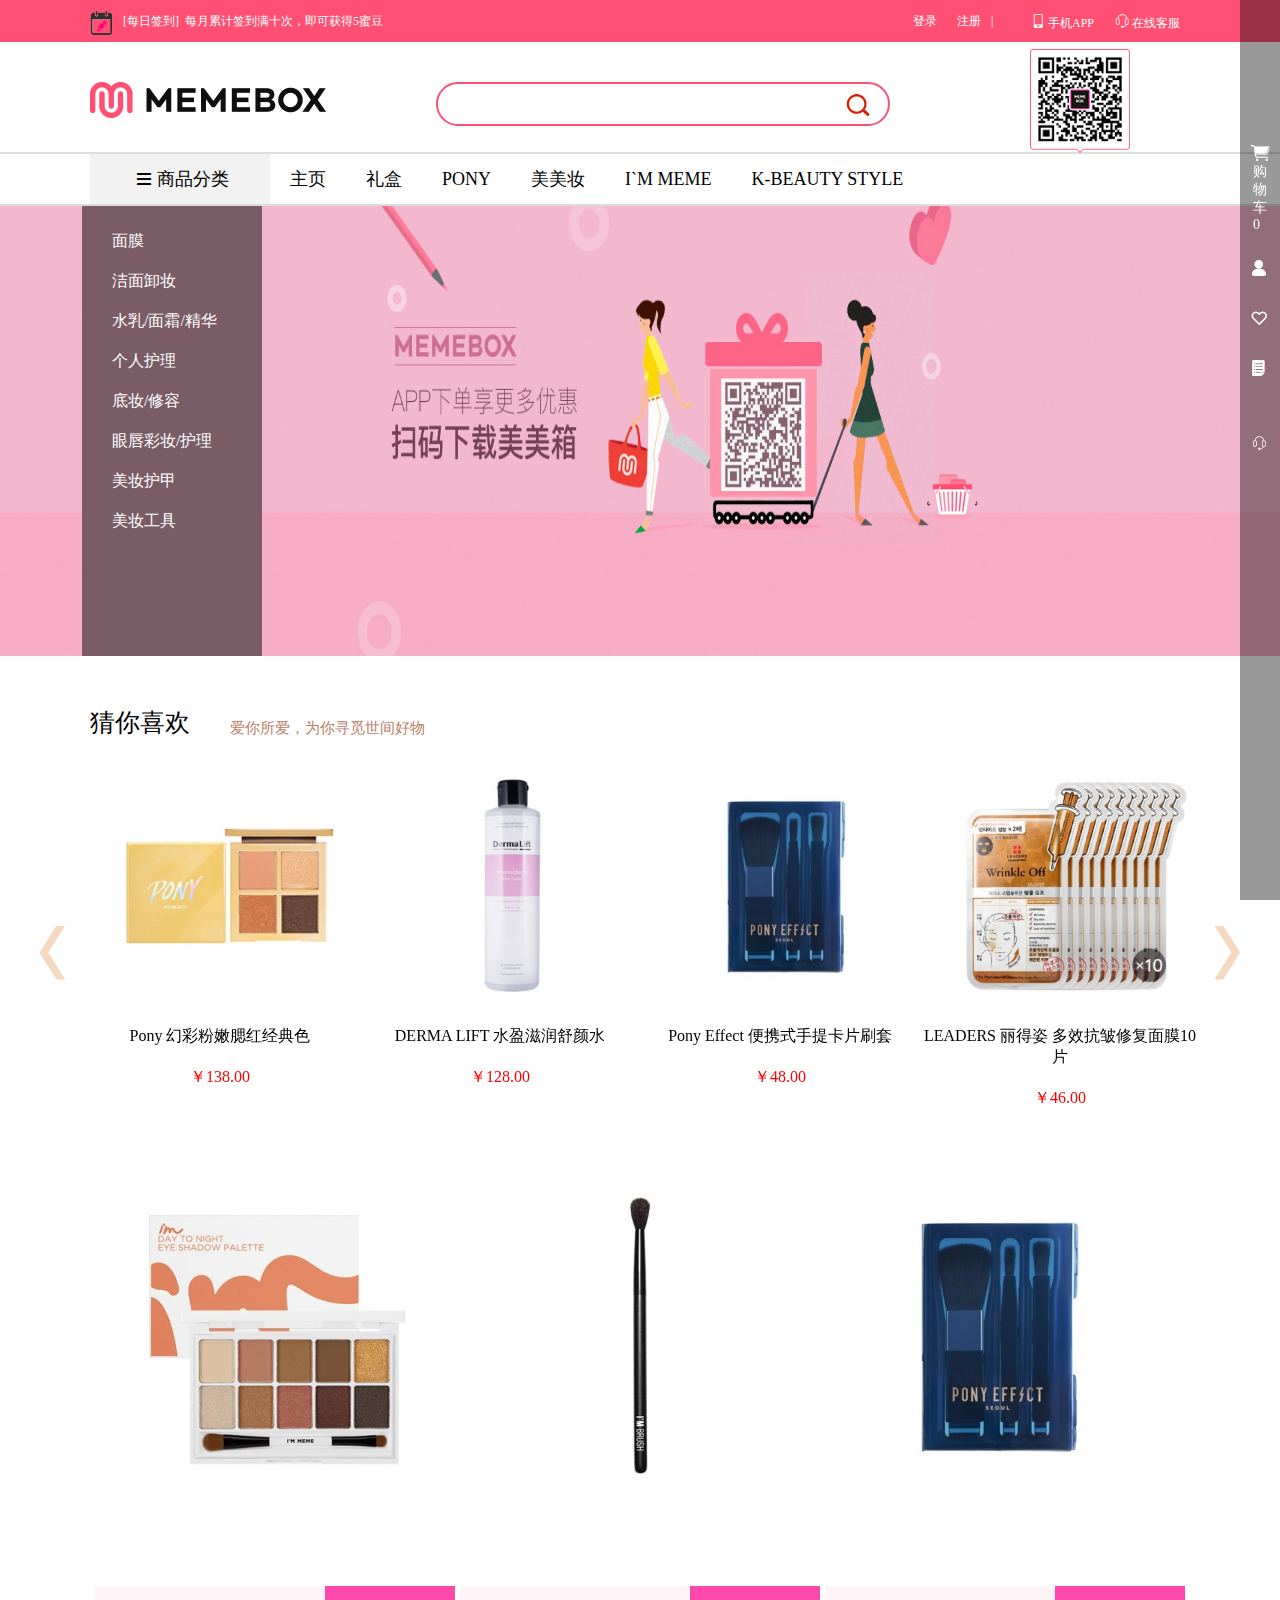
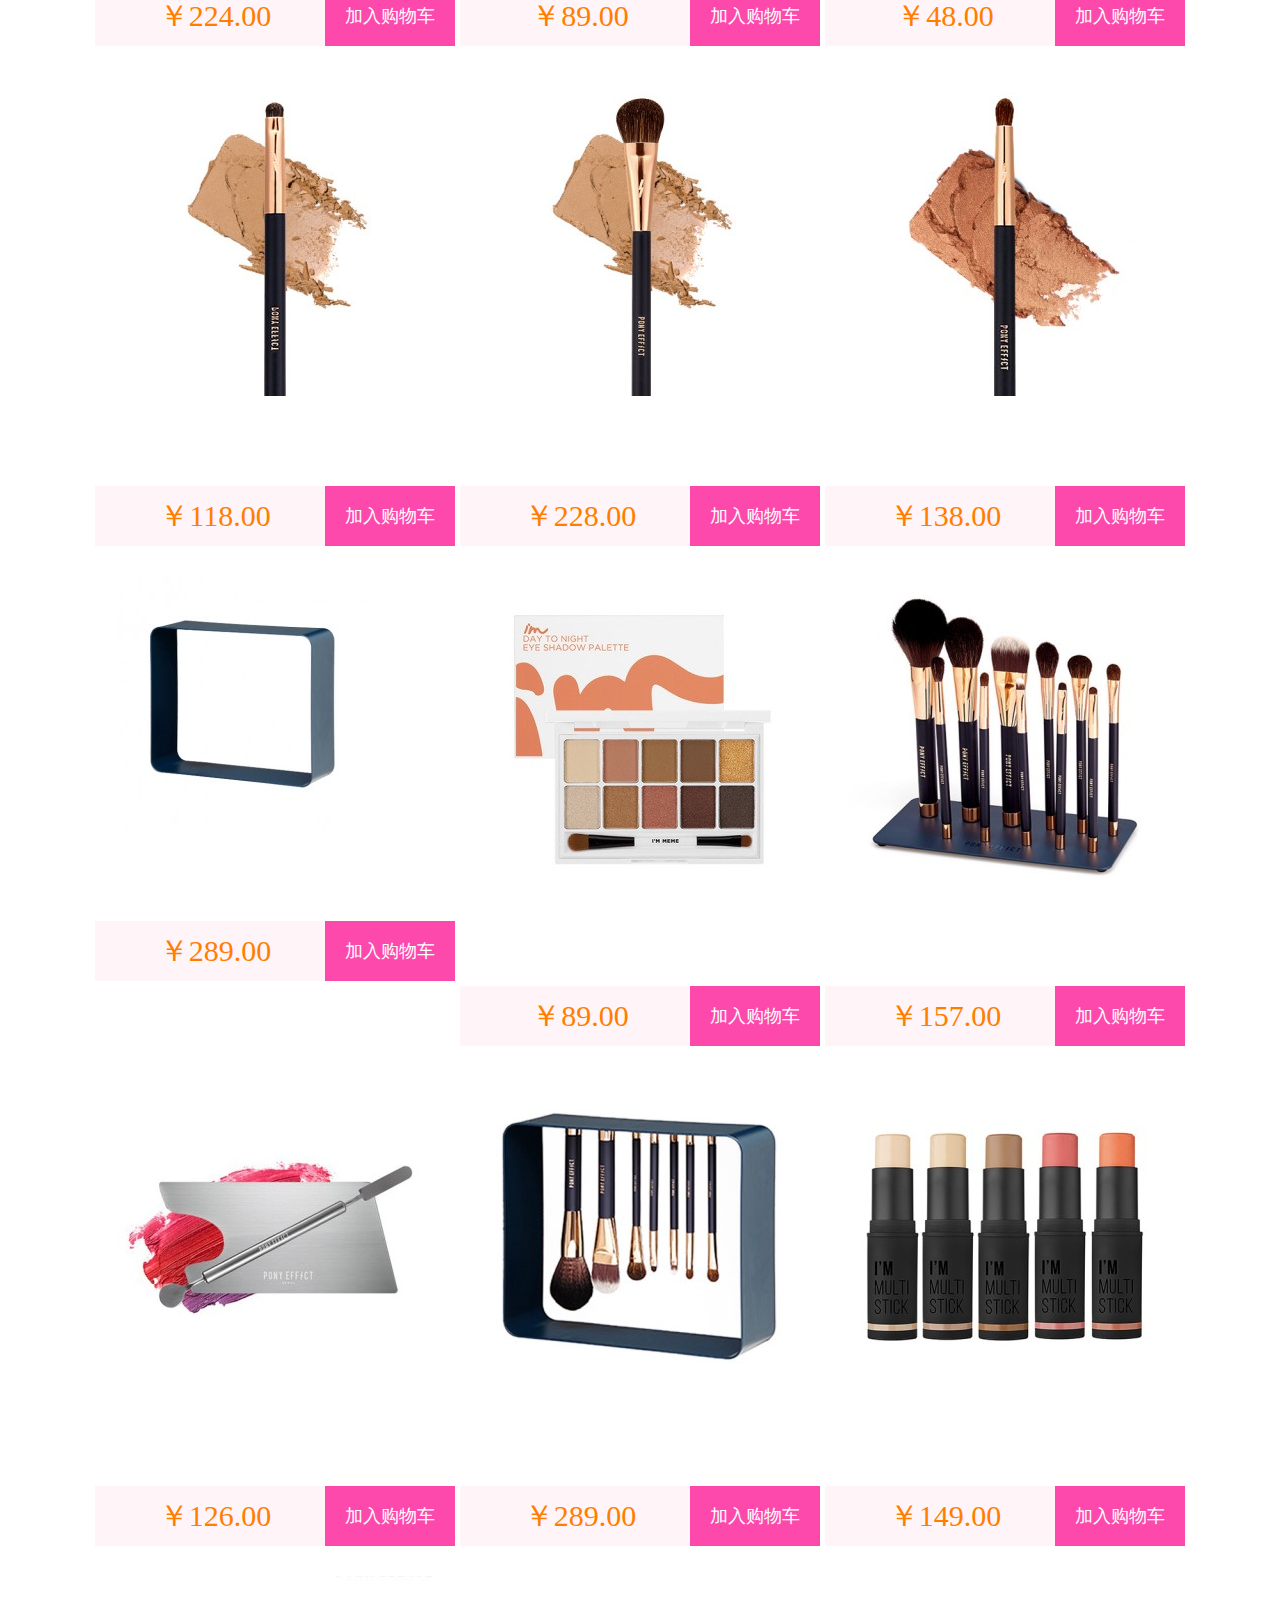
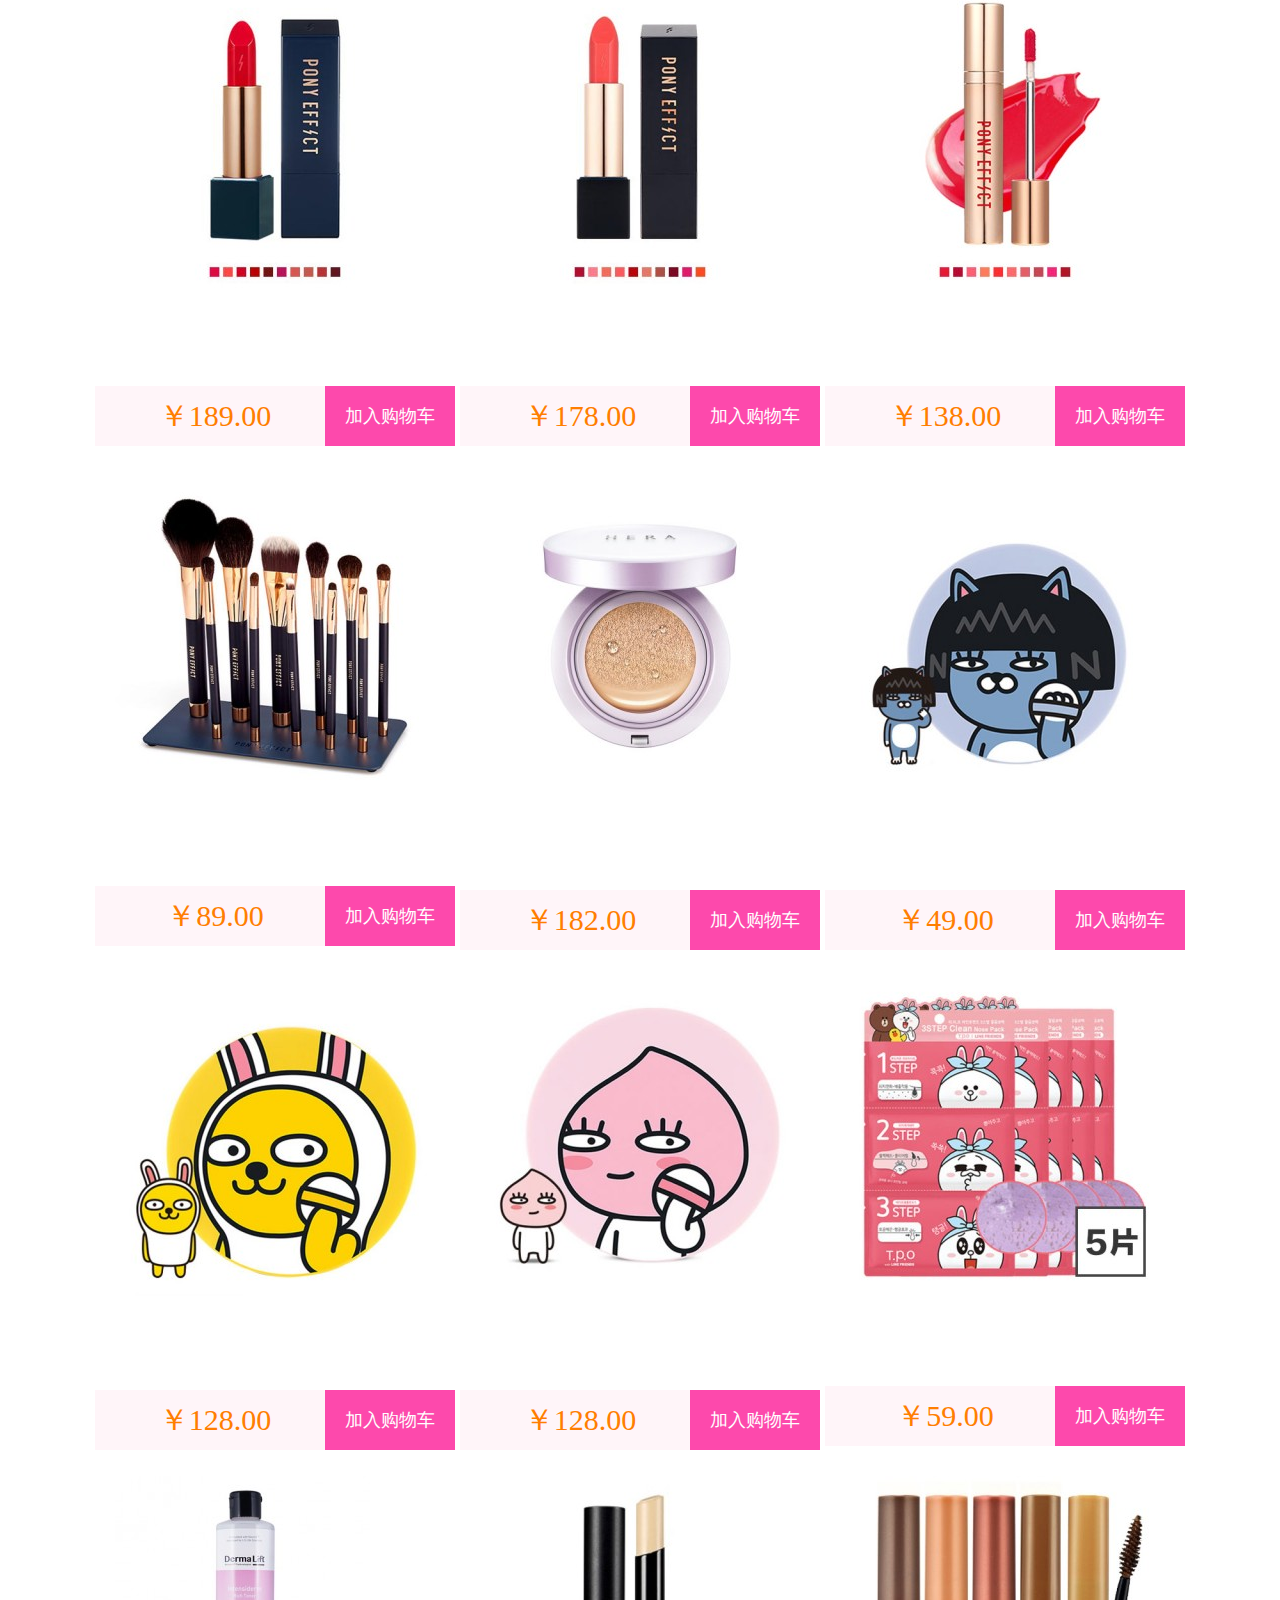
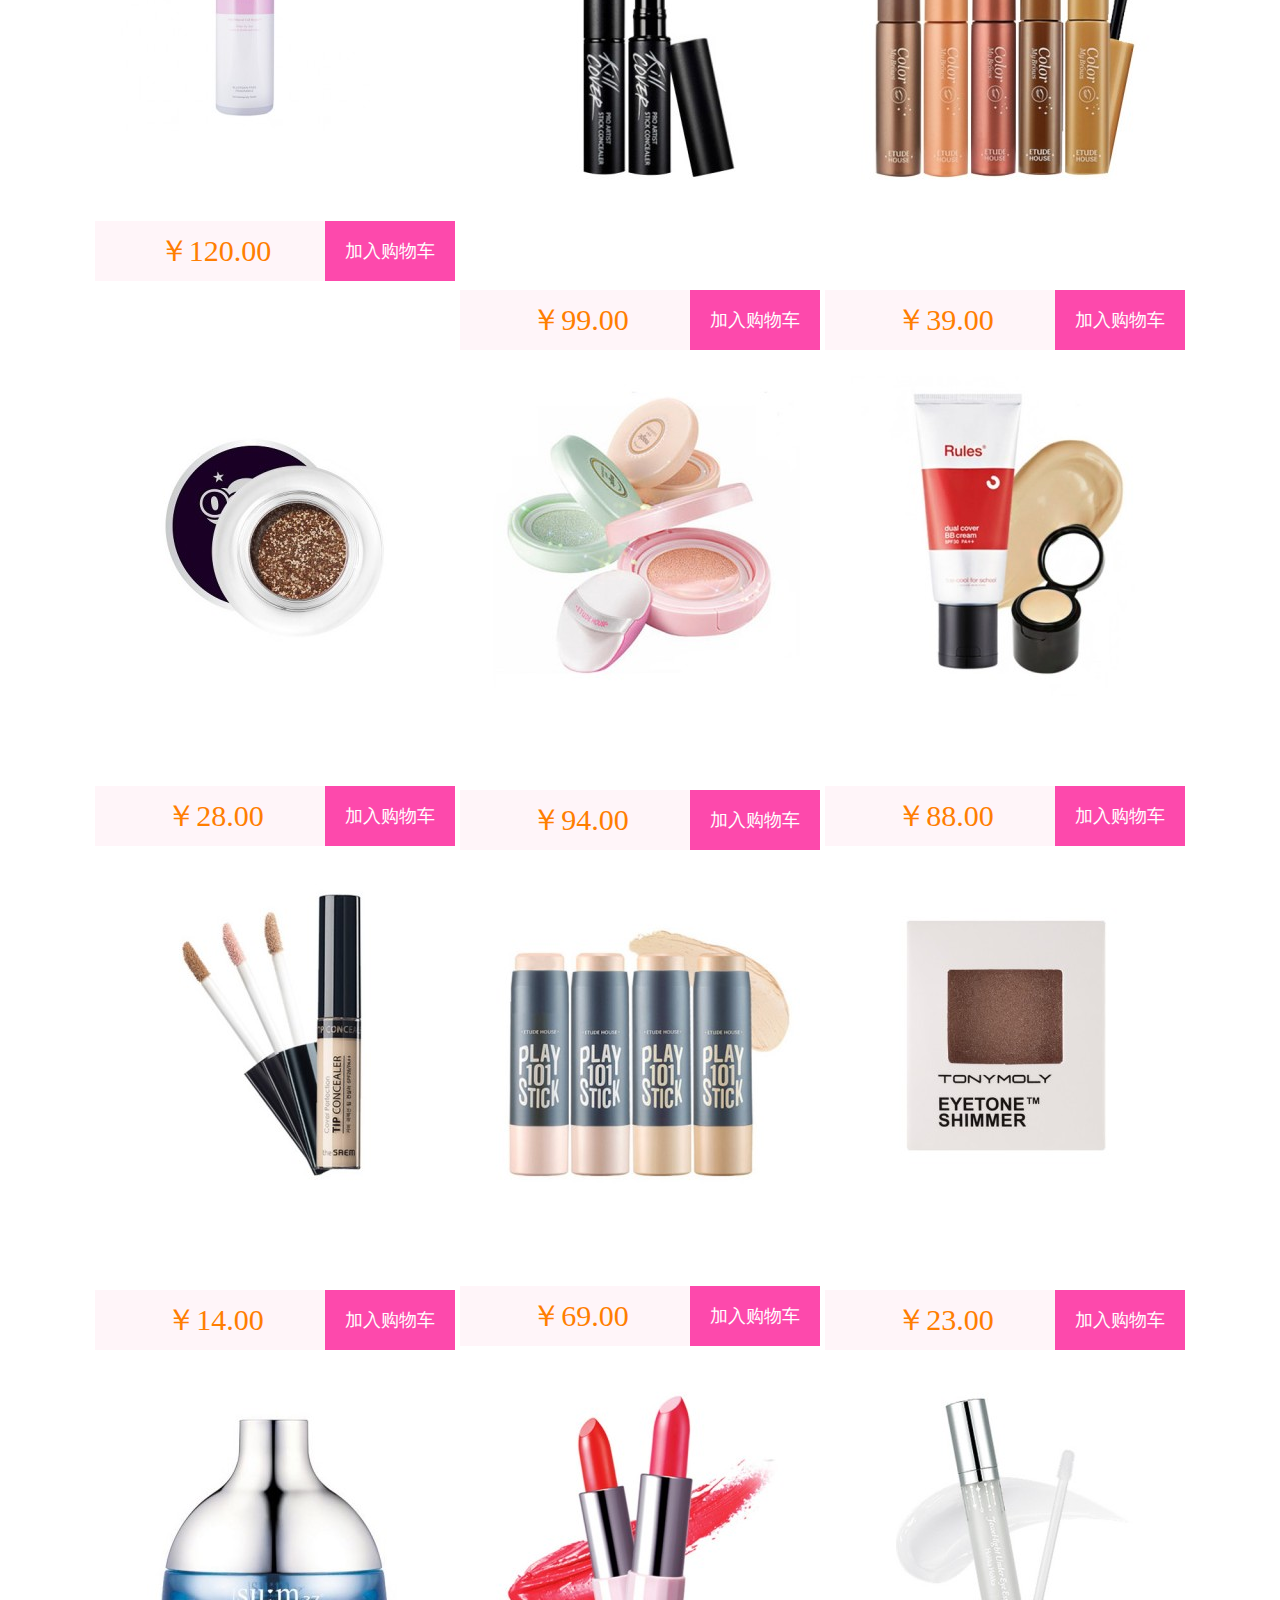
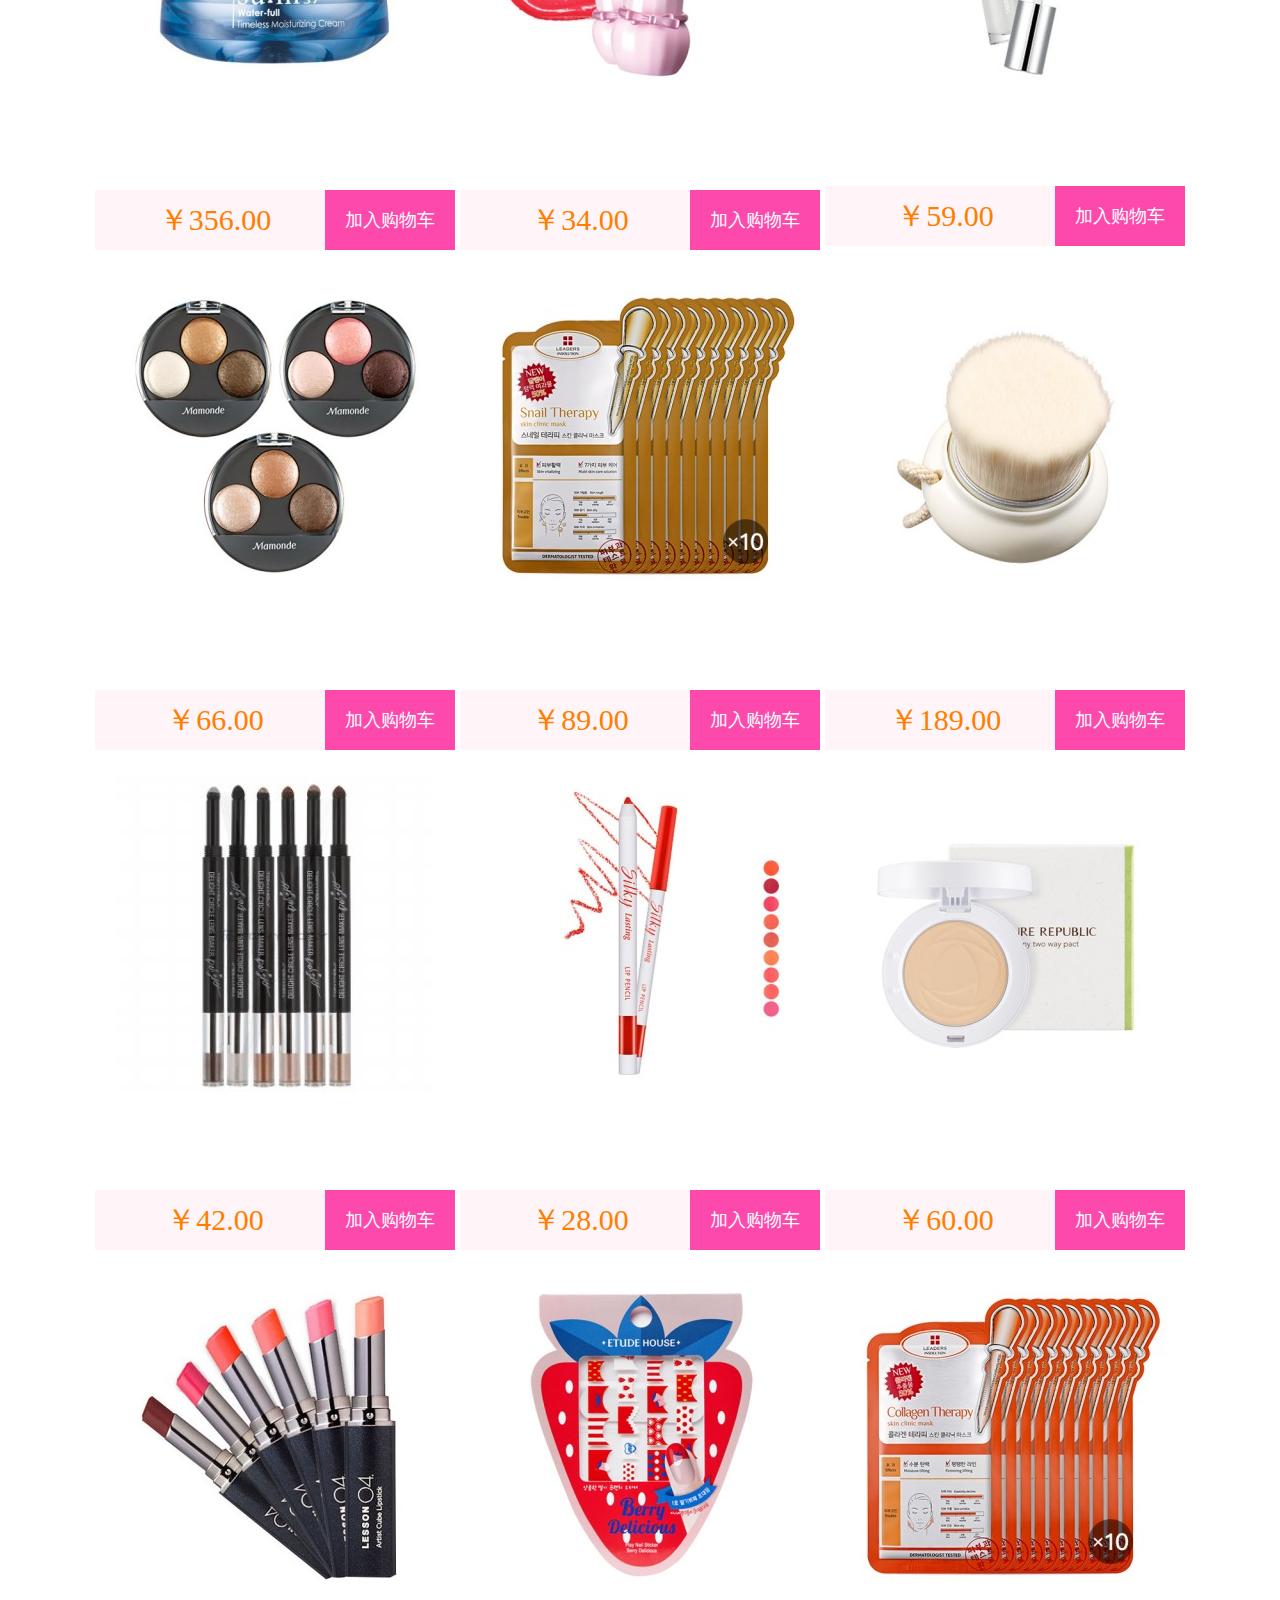
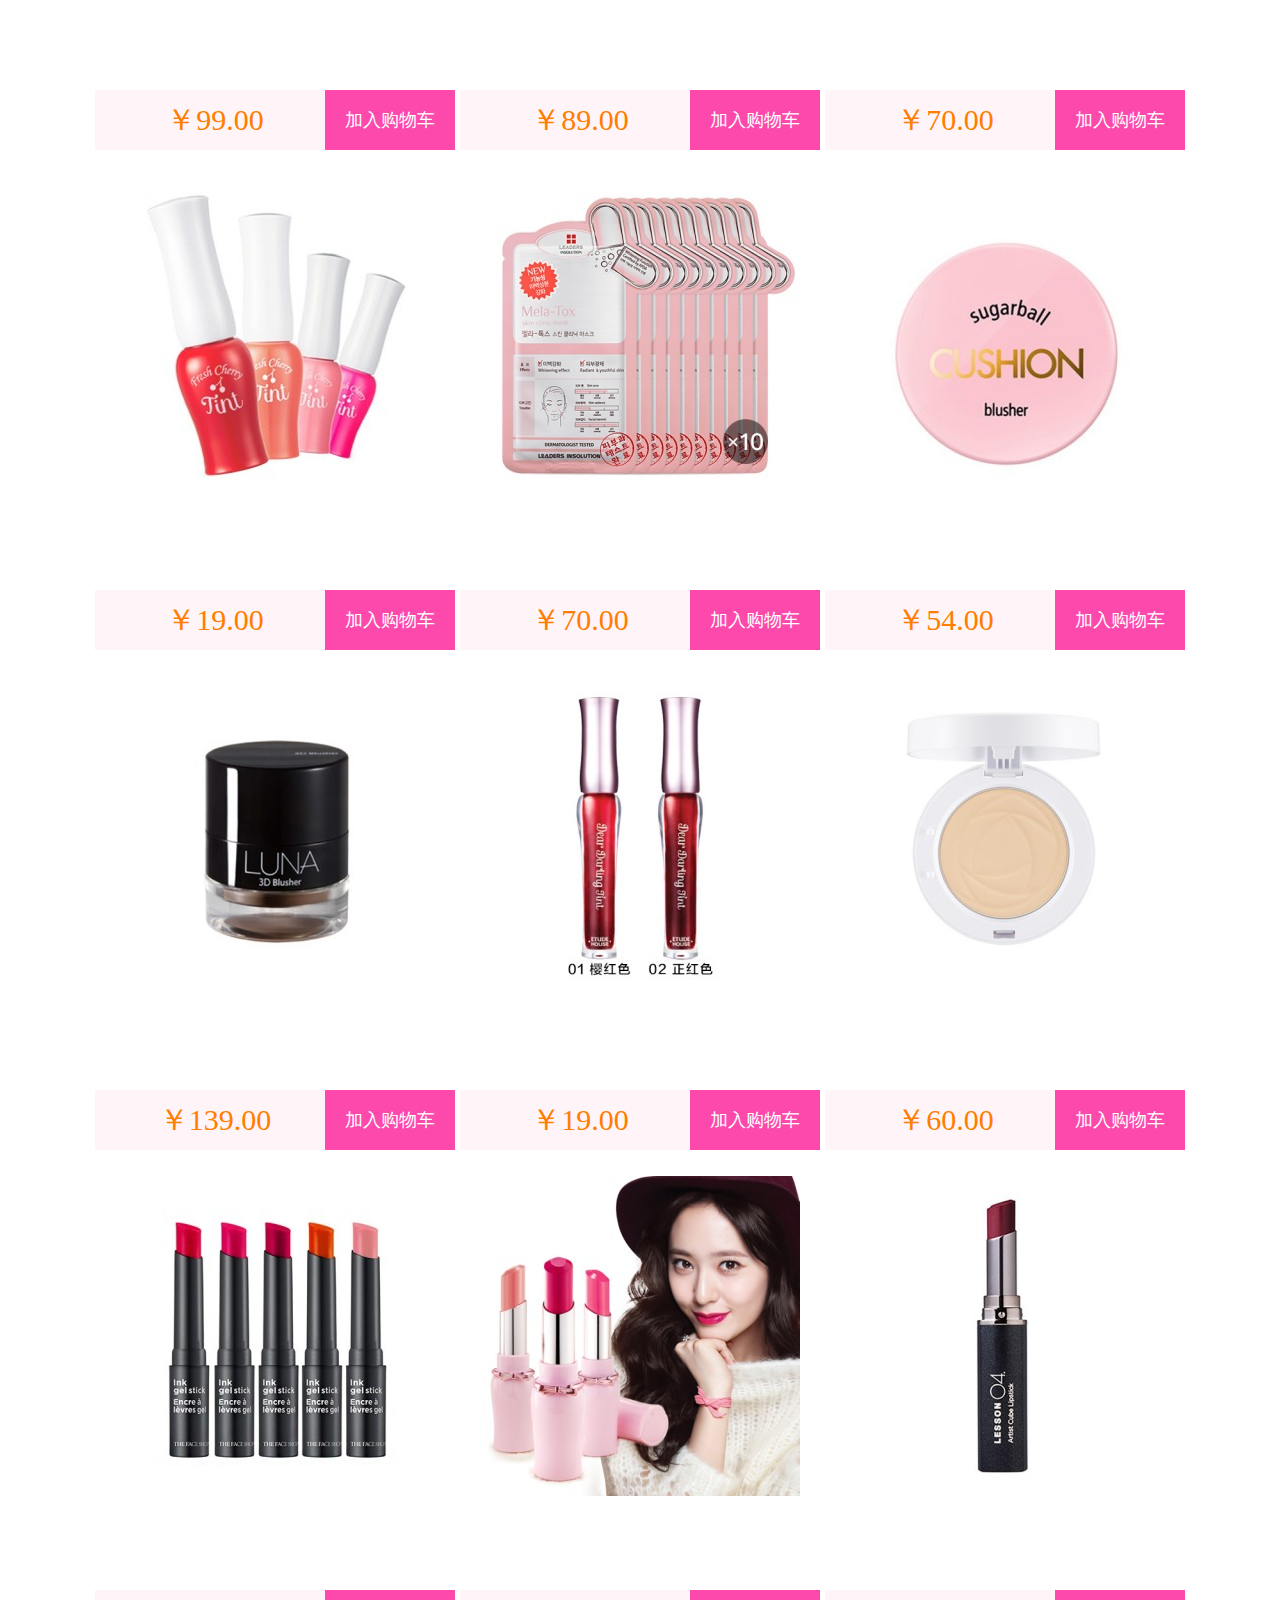
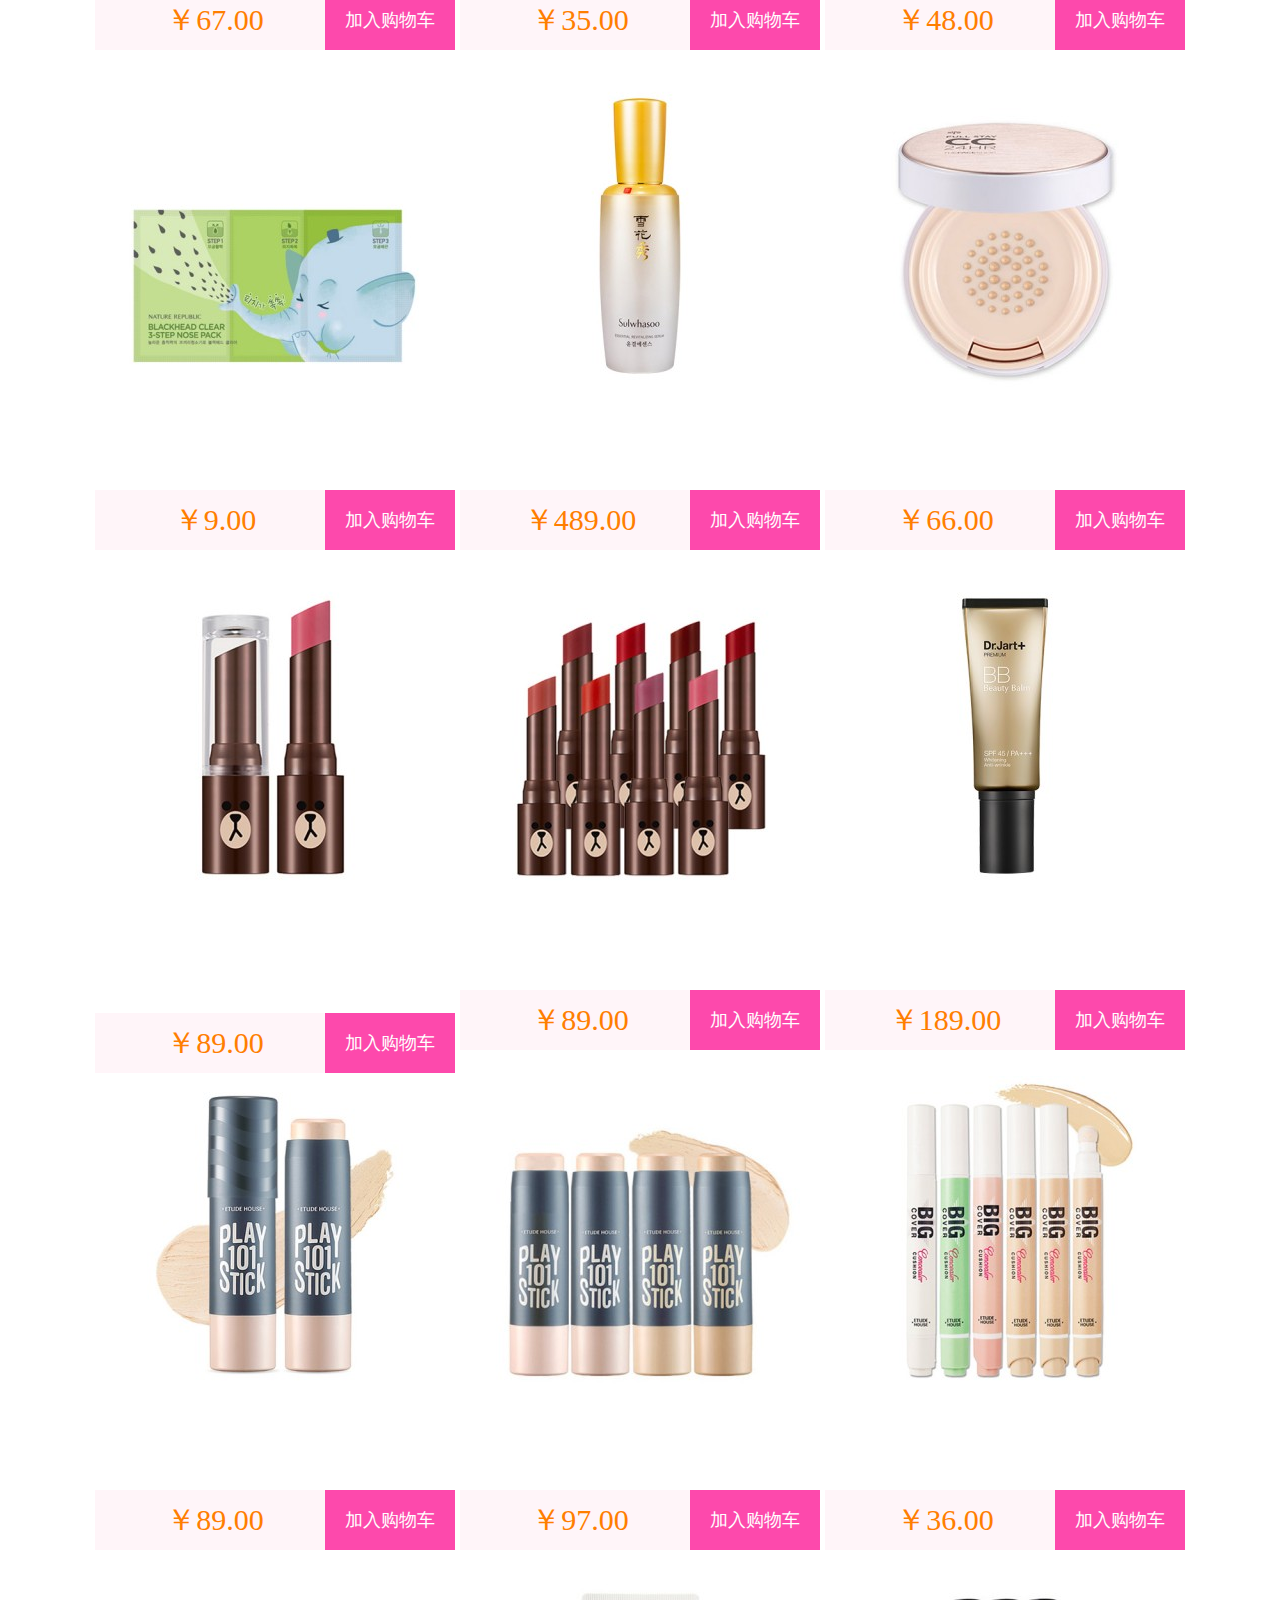
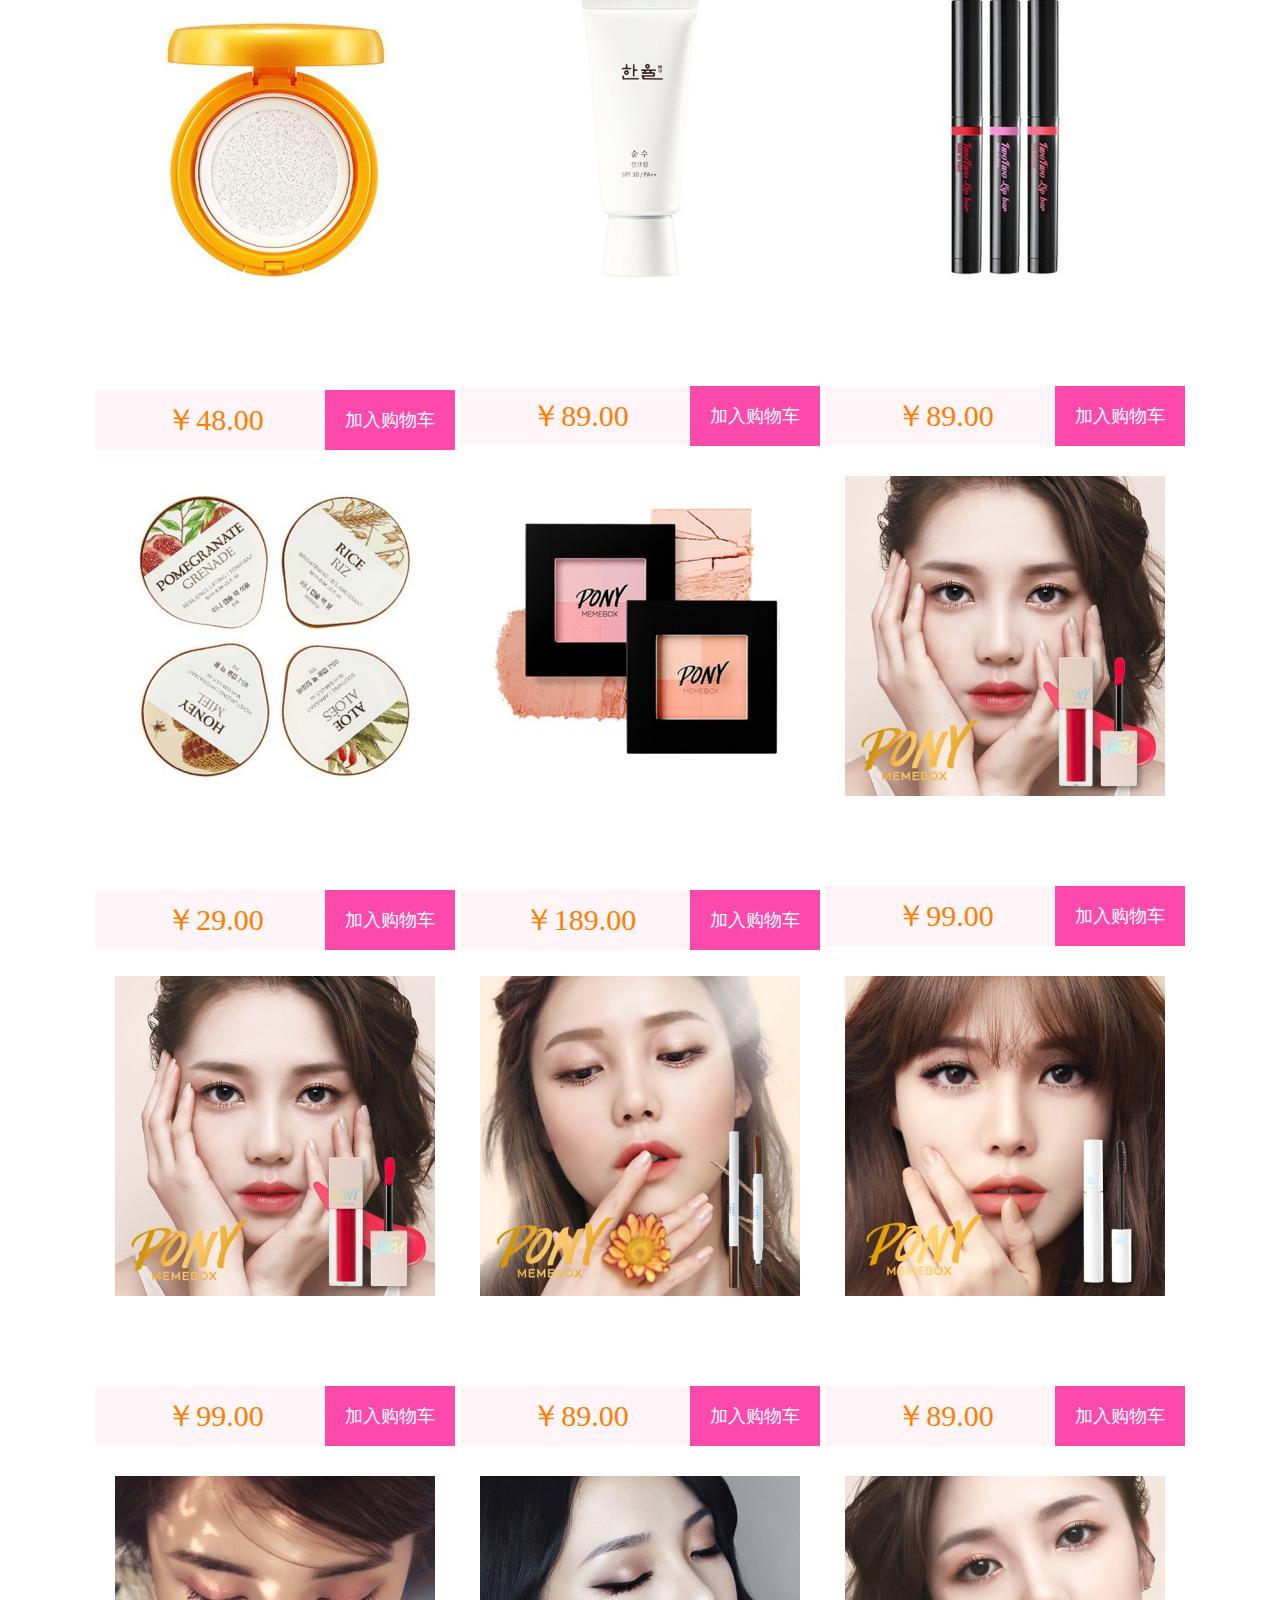
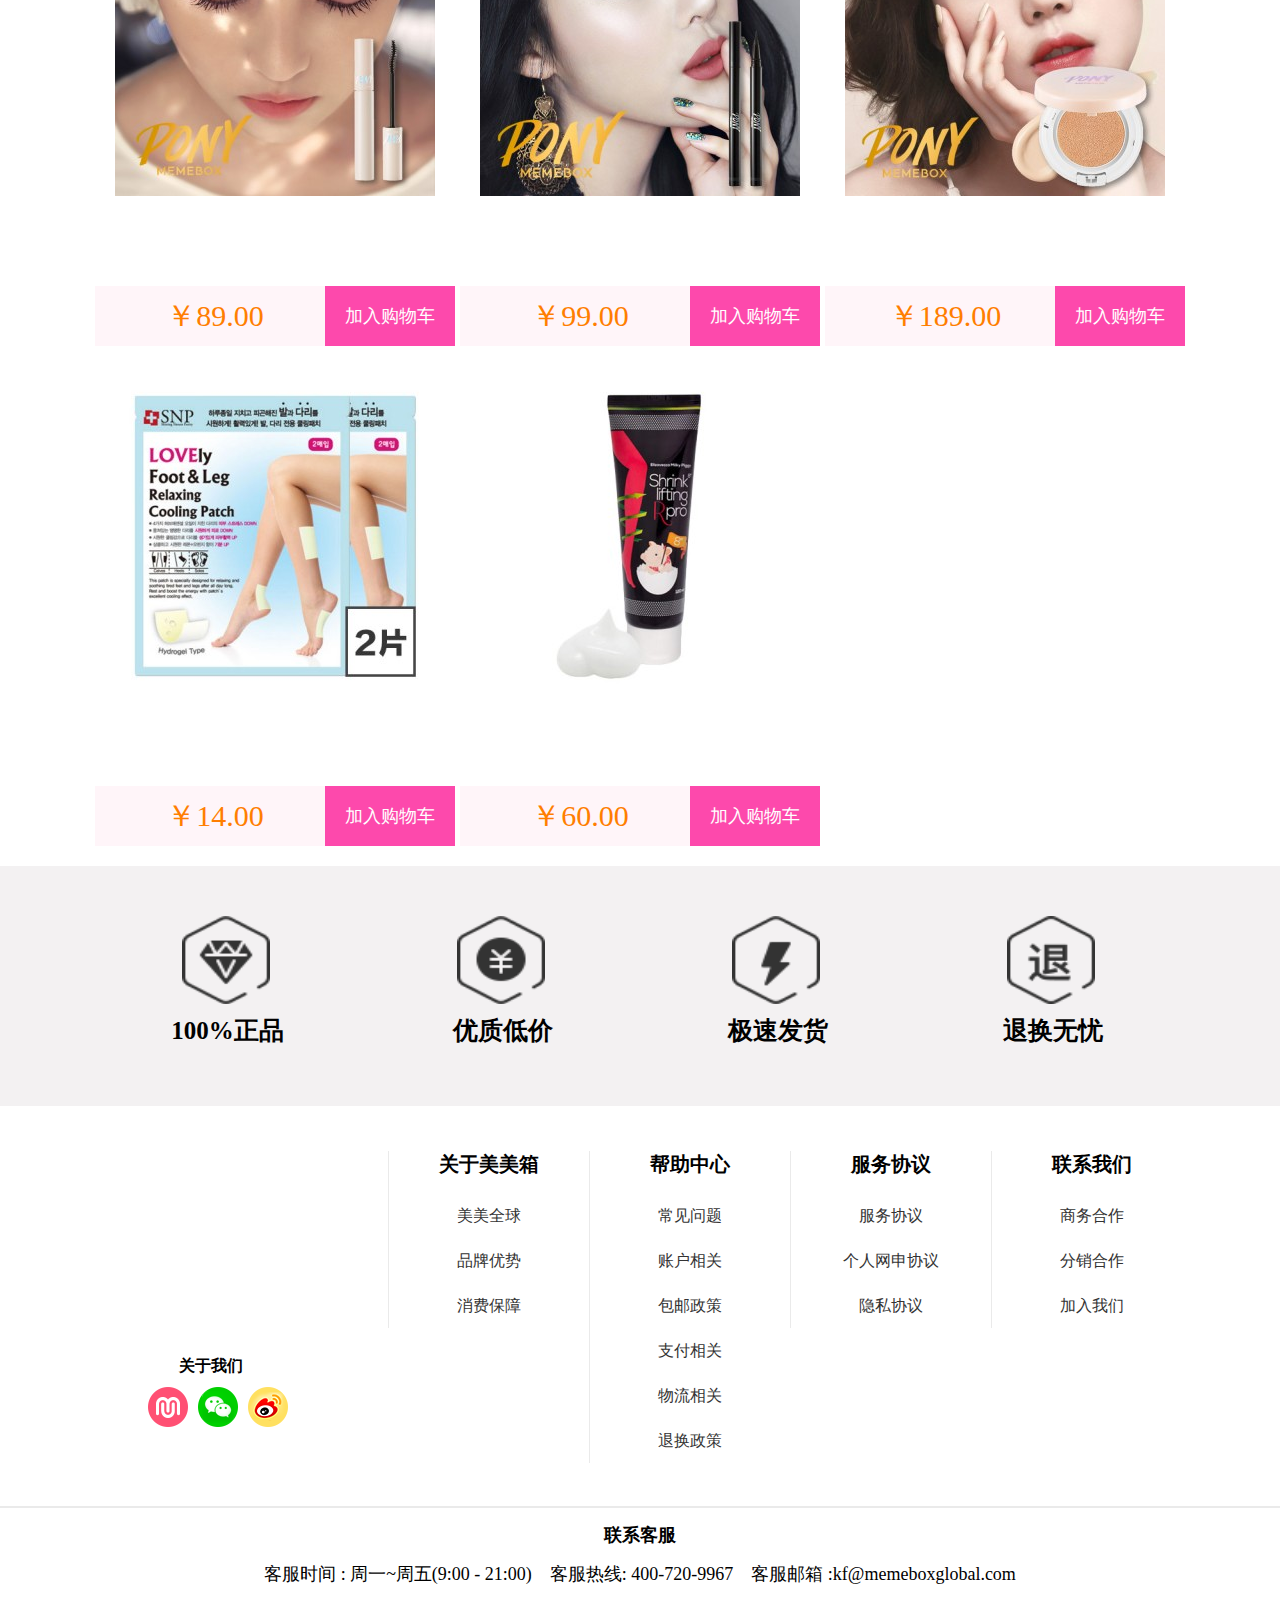
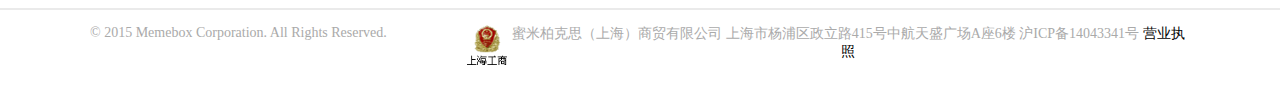
<file: 美美箱/index.html>
<!DOCTYPE html>
<html>
	<head>
		<meta charset="UTF-8">
		<title></title>
		<link rel="stylesheet" type="text/css" href="css/index.css"/>
		<link rel="stylesheet" type="text/css" href="font/iconfont.css">		
	</head>
	<body>
		<div class="shopping"></div>
		<div class="gr">
			<p class="shopp"><a href="cart.html">
				<i class="iconfont icon-ziyuan"></i>
				<span>购物车</span>
				<span id="shopNum">0</span></a>
			</p>
			<p><a href="entry.html"><i class="iconfont icon-yonghudianji" ></i></a></p>
			<p><i class="iconfont icon-icowodeshoucang"></i></p>
			<p><i class="iconfont icon-wodedingdan"></i></p>
			<p><i class="iconfont icon-zaixiankefu"></i></p>
			<p id="top"><i class="iconfont icon-backtop"></i></p>
		</div>
		<div class="title_01">
			<div class="title">
				<div class="img">
					<img src="img/5.png" width="23px" height="26px" color="white" />
				</div>
				<p class="sign">[每日签到]&nbsp; 每月累计签到满十次，即可获得5蜜豆</p>
				<p class="sign-left"><span><a href="entry.html">登录</a></span><span><a href="register.html">注册</a></span>|</p>
				<p class="sign-right"><span><i class="iconfont icon-shouji"></i>手机APP</span><span><i class="iconfont icon-zaixiankefu"></i>在线客服</span></p>
			</div>
		</div>
		<div class="search_01">
			<div class="search">
				<p><img src="img/8.png" class="img8"/></p>
					<input type="text" class="tet" />
					<input type="submit" class="sub" value=""/>
				<img src="img/13.png" class="img13" width="100px" height="104px"/>
			</div>
		</div>
		<div class="nav_01">
			<div class="nav">
				<p class="nav2"><i class="iconfont icon-fenlei"></i>商品分类</p>
				<ul class="zy">
					<li>主页</li>
					<li>礼盒</li>
					<li>PONY
						 <ul class="romve">
	                        <li class="remove">PONY EFFECT</li>
	                        <li>热卖排行榜</li>
	                        <li>PONY唇妆</li>
	                        <li>高颜值单品</li>
	                        <li>PONY底妆</li>
	                        <li>PONY EFFECT 热销产品</li>
	                        <li>真正魔方气垫的完成式</li>
	                        <li>pony 眼妆</li>
	                    </ul>
					</li>
					<li>美美妆
						<ul class="romve">
	                        <li class="remove">美美妆热销产品</li>
	                        <li>NOONI专区</li>
	                        <li>I'M MEME</li>
	                        <li >PONY EFFECT</li>
	                    </ul>
					</li>
					<li>I`M MEME
						<ul class="romve">
	                        <li class="remove">我爱眼妆</li>
	                        <li>我爱唇妆</li>
	                        <li>我爱底妆</li>
	                        <li>我爱面部彩妆</li>
	                        <li>我爱气垫</li>
	                        <li>我爱眉妆</li>
	                        <li>我爱清洁</li>
	                        <li>我爱美甲</li>
	                        <li>我爱工具</li>
	                        <li>套装礼盒</li>
	                        <li>新品速递</li>
	                        <li>我爱哑光甜心气垫唇釉</li>
	                        <li>我爱精致无暇肌</li>
	                        <li>我爱立体小v脸</li>
	                    </ul>
					</li>
					<li>K-BEAUTY STYLE</li>
				</ul>
			</div>
		</div>
		<div class="back">
			<img src="img/0 (69).jpg" />
		</div>
		<div class="mack">
			<div class="mm">
				<ul >
					<li class="mian">面膜
						<ul class="mack_right">
							<li class="tie">贴片式面膜</li>
							<li>免洗面膜</li>
							<li>水洗面膜</li>
							<li>撕拉面膜</li>
						</ul>
					</li>
					<li class="mian">洁面卸妆
						<ul class="mack_right">
							<li>洁面乳</li>
							<li>面部去角质/磨砂</li>
							<li>洁面膏/皂/粉</li>
							<li>洁面啫喱</li>
						</ul>
					</li>
					<li class="mian">水乳/面霜/精华
						<ul class="mack_right">
                            <li>爽肤水</li>
                            <li>精华</li>
                            <li>乳液</li>
                            <li>面霜</li>
                            <li>其他</li>
                        </ul>
					</li>
					<li class="mian">个人护理
						<ul class="mack_right">
                            <li>防晒</li>
                            <li>洗护/美发</li>
                            <li>口腔护理</li>
                            <li>身体护理</li>
                            <li>纤体美体</li>
                            <li>私密护理</li>
                            <li>其他</li>
                        </ul>
					</li>
					<li class="mian">底妆/修容
						<ul class="mack_right">
                            <li>隔离霜/妆前乳</li>
                            <li>BB/CC霜</li>
                            <li>粉底/遮瑕</li>
                            <li>粉饼/蜜粉/散粉</li>
                            <li>腮红/高光/修容</li>
                            <li>防晒</li>
                            <li>其他</li>   
                        </ul>
					</li>
					<li class="mian">眼唇彩妆/护理
						<ul class="mack_right">
                            <li>眼线笔/液/膏</li>
                            <li>睫毛膏/增长液</li>
                            <li>眼影</li>
                            <li>唇彩/蜜/釉/染唇膏</li>
                            <li>口红</li>
                            <li>眉笔/染眉/眉粉</li>
                            <li>假睫毛</li>
                            <li>眼唇护理</li>
                            <li>其他</li>
                        </ul>
					</li>
					<li class="mian">美妆护甲
						<ul class="mack_right">
                            <li>其他</li>
                        </ul>
					</li>
					<li class="mian">美妆工具
						<ul class="mack_right">
                            <li>化妆刷</li>
                            <li>洁面工具</li>
                            <li>其他</li>
                        </ul>
					</li>
				</ul>
			</div>
		</div>
		<div class="you_01">
			<div class="you">
				<h3>猜你喜欢</h3>
				<p>爱你所爱，为你寻觅世间好物</p>
			</div>
		</div>
		<div class='silder-box silder-box-1'>
			<div class='silder'>
				<ul>
					<li>
						<img src="img/0 (140).jpg" width="240px"/>
						<p>Pony 幻彩粉嫩腮红经典色</p>
						<p><span>￥138.00</span></p>
					</li>
					<li>
						<img src="img/0 (52).jpg" width="240px"/>
						<p>DERMA LIFT 水盈滋润舒颜水</p>
						<p><span>￥128.00</span></p>
					</li>
					<li>
						<img src="img/0 (105).jpg" width="240px"/>
						<p>Pony Effect 便携式手提卡片刷套</p>
						<p><span>￥48.00</span></p>
					</li>
					<li>
						<img src="img/0 (115).jpg" width="240px"/>
						<p>LEADERS 丽得姿 多效抗皱修复面膜10片</p>
						<p><span>￥46.00</span></p>
					</li>
					<li>
						<img src="img/0 (114).jpg" width="240px"/>
					<p>LEADERS 丽得姿 润美蜗牛修复面膜10片</p>
					<p><span>￥70.00</span></p>
					</li>
					<li>
						<img src="img/0 (143).jpg" width="240px"/>
					<p>IOPE 艾诺碧 CC霜 1号 亮白色</p>
					<p><span>￥168.00</span></p>
					</li>
					<li>
						<img src="img/0 (56).jpg"width="240px" />
						<p>THE FACE SHOP 菲诗小铺 奇亚籽控油面霜</p>
						<p><span>￥68.00</span></p>
					</li>
					<li>
						<img src="img/0 (20).jpg"width="240px" />
						<p>Pony Effect 磁铁化妆刷框架 不含刷子</p>
						<p><span>￥268.00</span></p>
					</li>
				</ul>
			</div>
			<div class='silder-button btl'></div>
			<div class='silder-button btr'></div>
		</div>
		<div class="shope">
			<div class="shop">
				<ul class="shoplist">
					<!--<li>
						<img src="img/0 (45).jpg" />
						<p>I'M MEME</p>
						<p>我爱十色眼影盘 #约会之日</p>
						<div class="money">
							<p>￥224.00</p>
							<button>加入购物车</button>
						</div>
					</li>-->
				</ul>
			</div>
		</div>
		
		<div class="dd">
			<div class="zp">
				<dl>
					<dt><img src="img/4.png"/></dt>
					<dd>100%正品</dd>
				</dl>
				<dl>
					<dt><img src="img/6.png"/></dt>
					<dd>优质低价</dd>
				</dl>
				<dl>
					<dt><img src="img/1.png"/></dt>
					<dd>极速发货</dd>
				</dl>
				<dl class="dl">
					<dt><img src="img/9.png"/></dt>
					<dd>退换无忧</dd>
				</dl>
			</div>
		</div>
		<div class="ba">
			<div class="base">
				<div class="qq">
					<h4>关于我们</h4>
					<p>
						<img src="img/7.png" />
						<img src="img/12.png" />
						<img src="img/10.png" />
					</p>
				</div>
				<div class="txt">
					<ul>
						<h4>关于美美箱</h4>
						<li>美美全球</li>
						<li>品牌优势</li>
						<li>消费保障</li>
					</ul>
					<ul>
						<h4>帮助中心</h4>
						<li>常见问题</li>
						<li>账户相关</li>
						<li>包邮政策</li>
						<li>支付相关</li>
						<li>物流相关</li>
						<li>退换政策</li>
					</ul>
					<ul>
						<h4>服务协议</h4>
						<li>服务协议</li>
						<li>个人网申协议</li>
						<li>隐私协议</li>
					</ul>
					<ul>
						<h4>联系我们</h4>
						<li>商务合作</li>
						<li>分销合作</li>
						<li>加入我们</li>
					</ul>
				</div>
			</div>
		</div>
		<div class="phone_01">
			<div class="phone">
				<h4>联系客服</h4>
				<p>客服时间 : 周一~周五(9:00 - 21:00) &nbsp;&nbsp;&nbsp;客服热线: 400-720-9967 &nbsp;&nbsp;&nbsp;客服邮箱 :kf@memeboxglobal.com</p>
			</div>
		</div>
		<div class="tal_01">
			<div class="tal">
				<p><span>© 2015 Memebox Corporation. All Rights Reserved.</span> <span><img src="img/0 (1).gif" width="40px" height="40px"/> 蜜米柏克思（上海）商贸有限公司 上海市杨浦区政立路415号中航天盛广场A座6楼 沪ICP备14043341号</span> 营业执照</p>
			</div>
		</div>
	</body>
	<script src="js/jquery-1.11.3.js"></script>
	<script src="js/mySystem.js"></script>
	<script src="js/cookie.js"></script>
	<script src="js/index.js"></script>
		
</html>
</file>
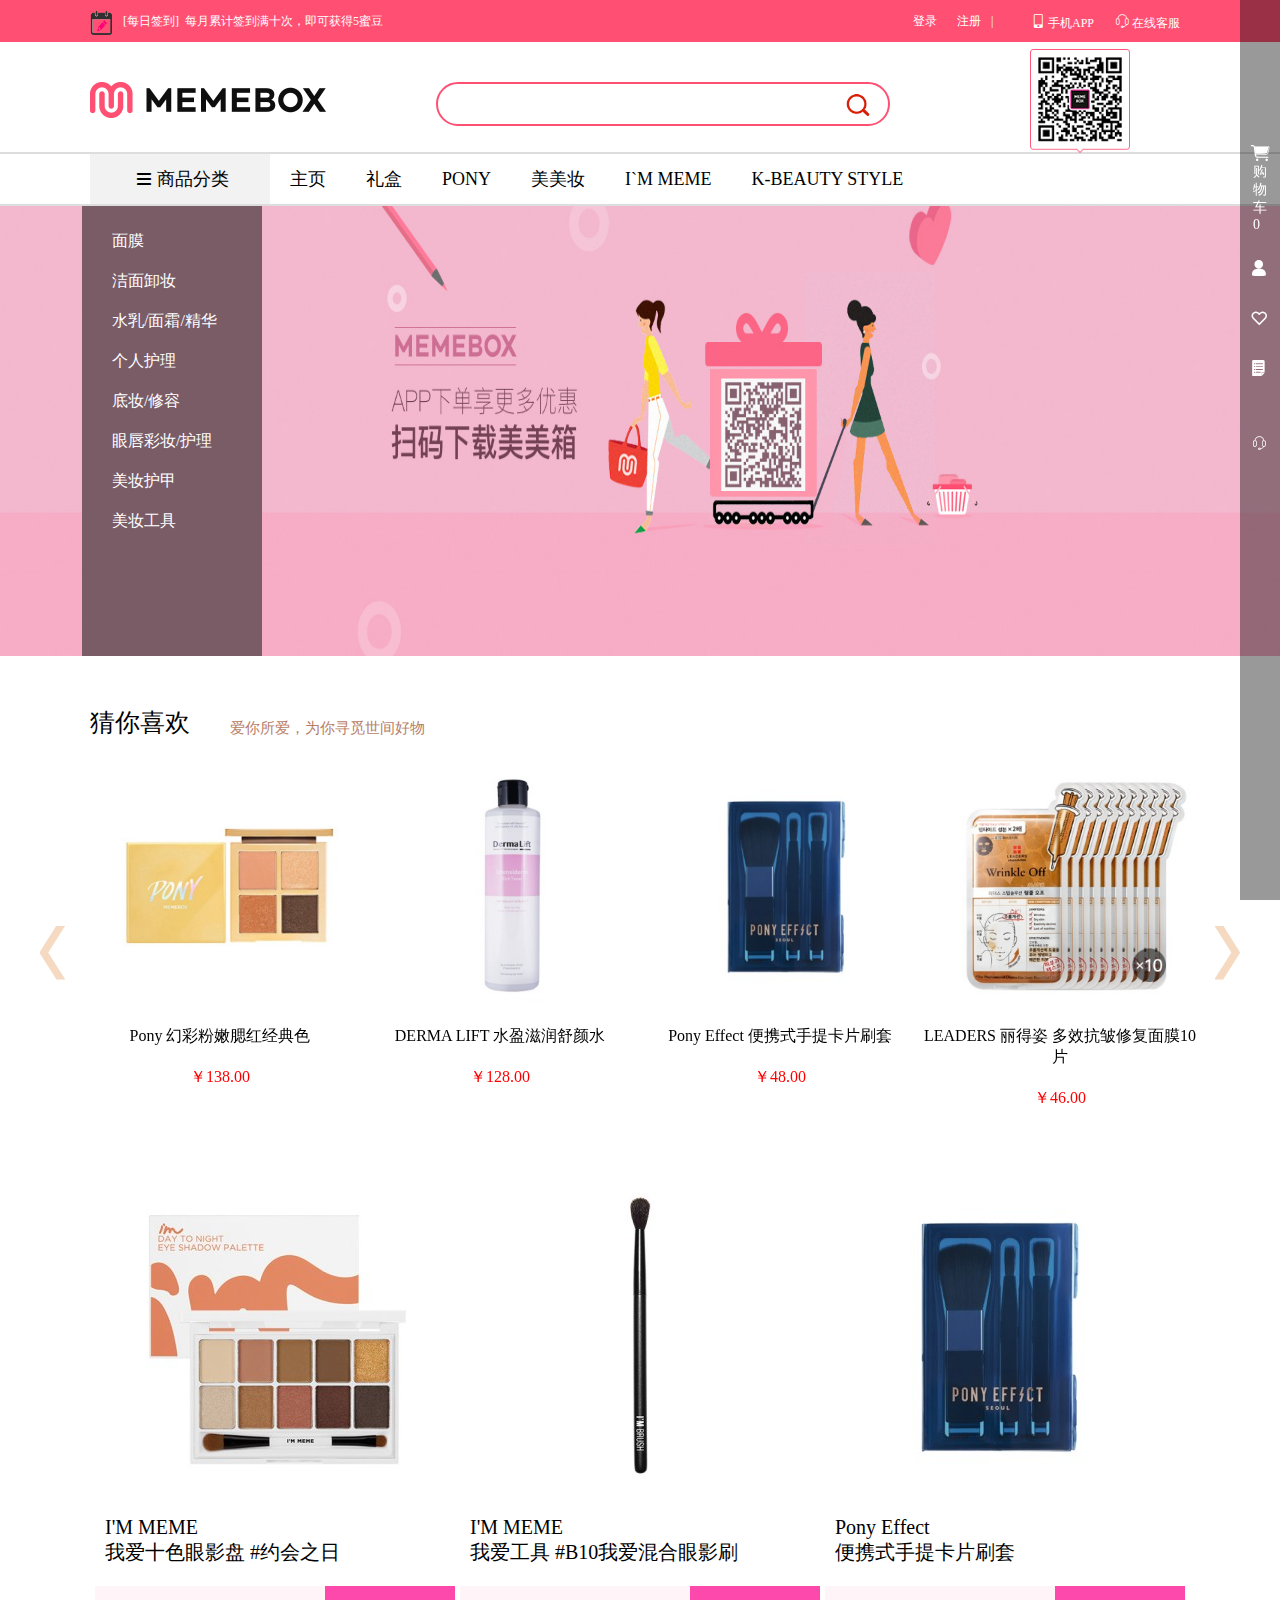
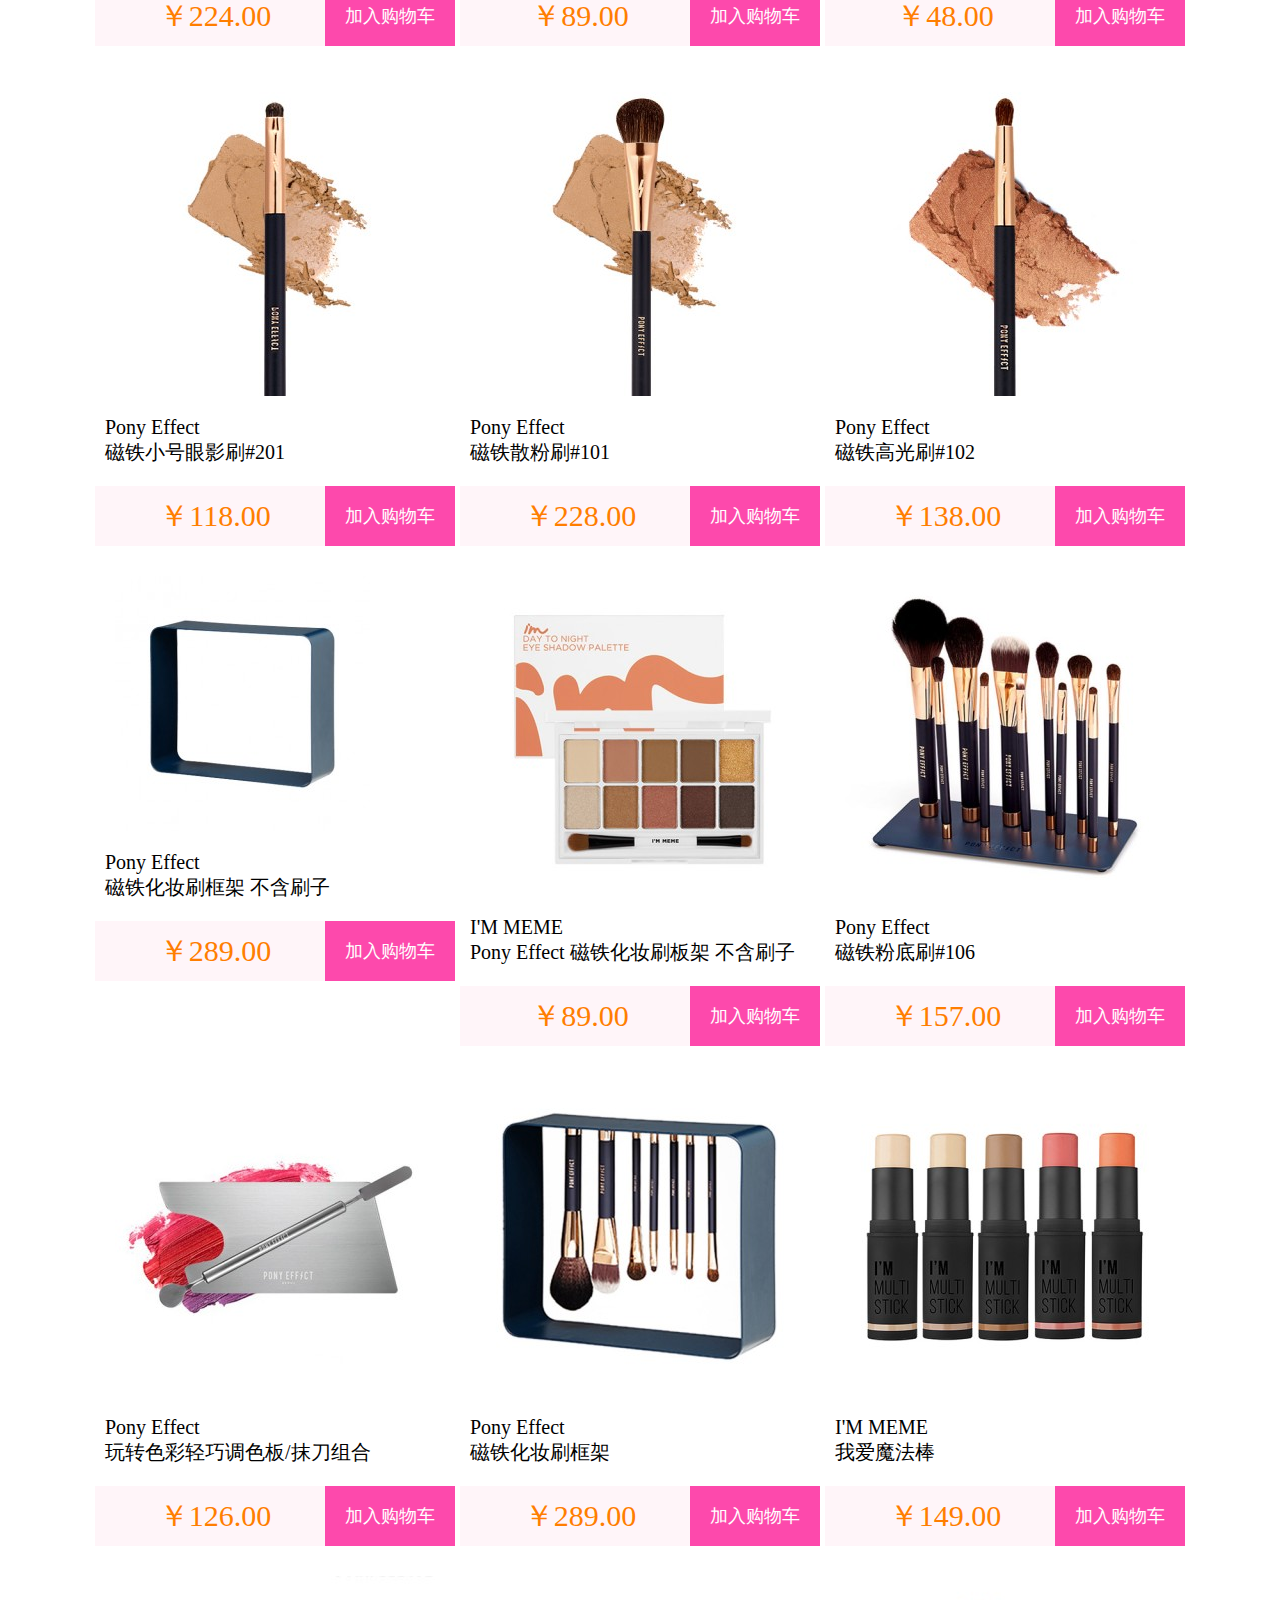
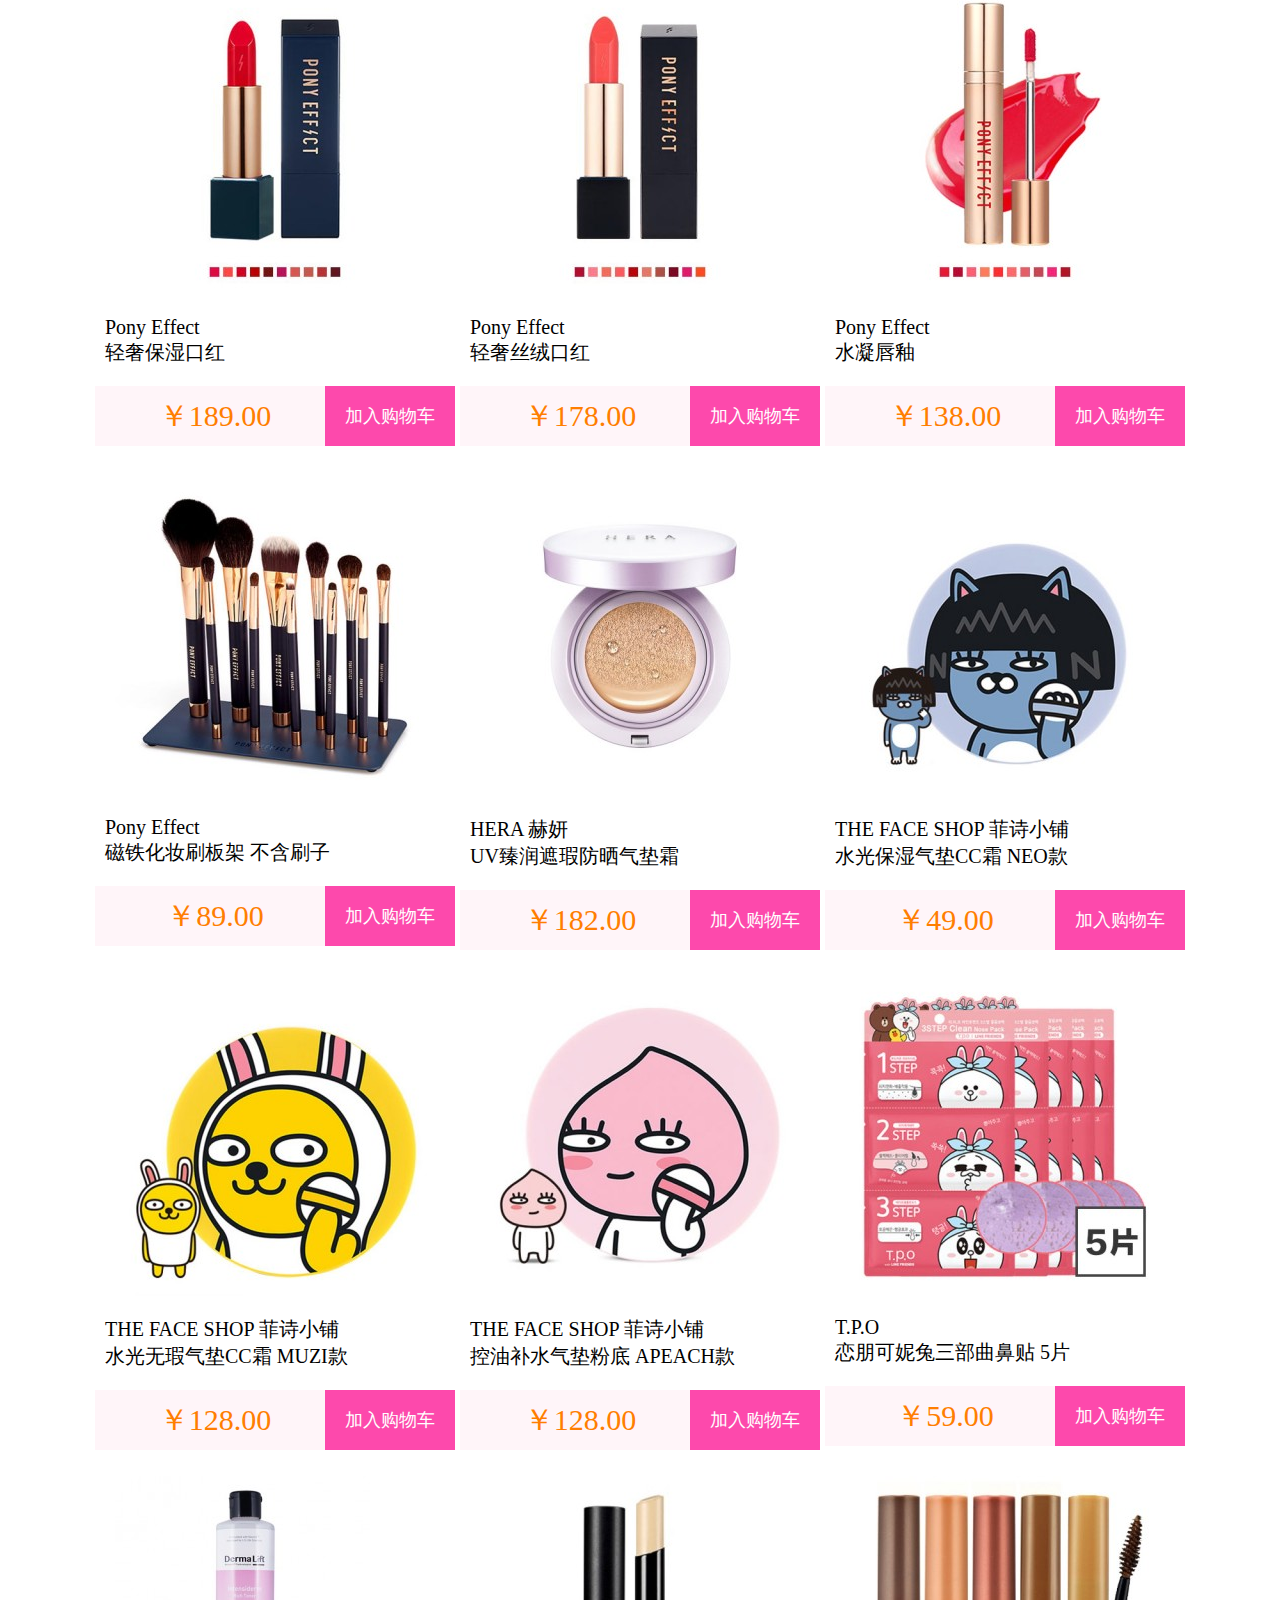
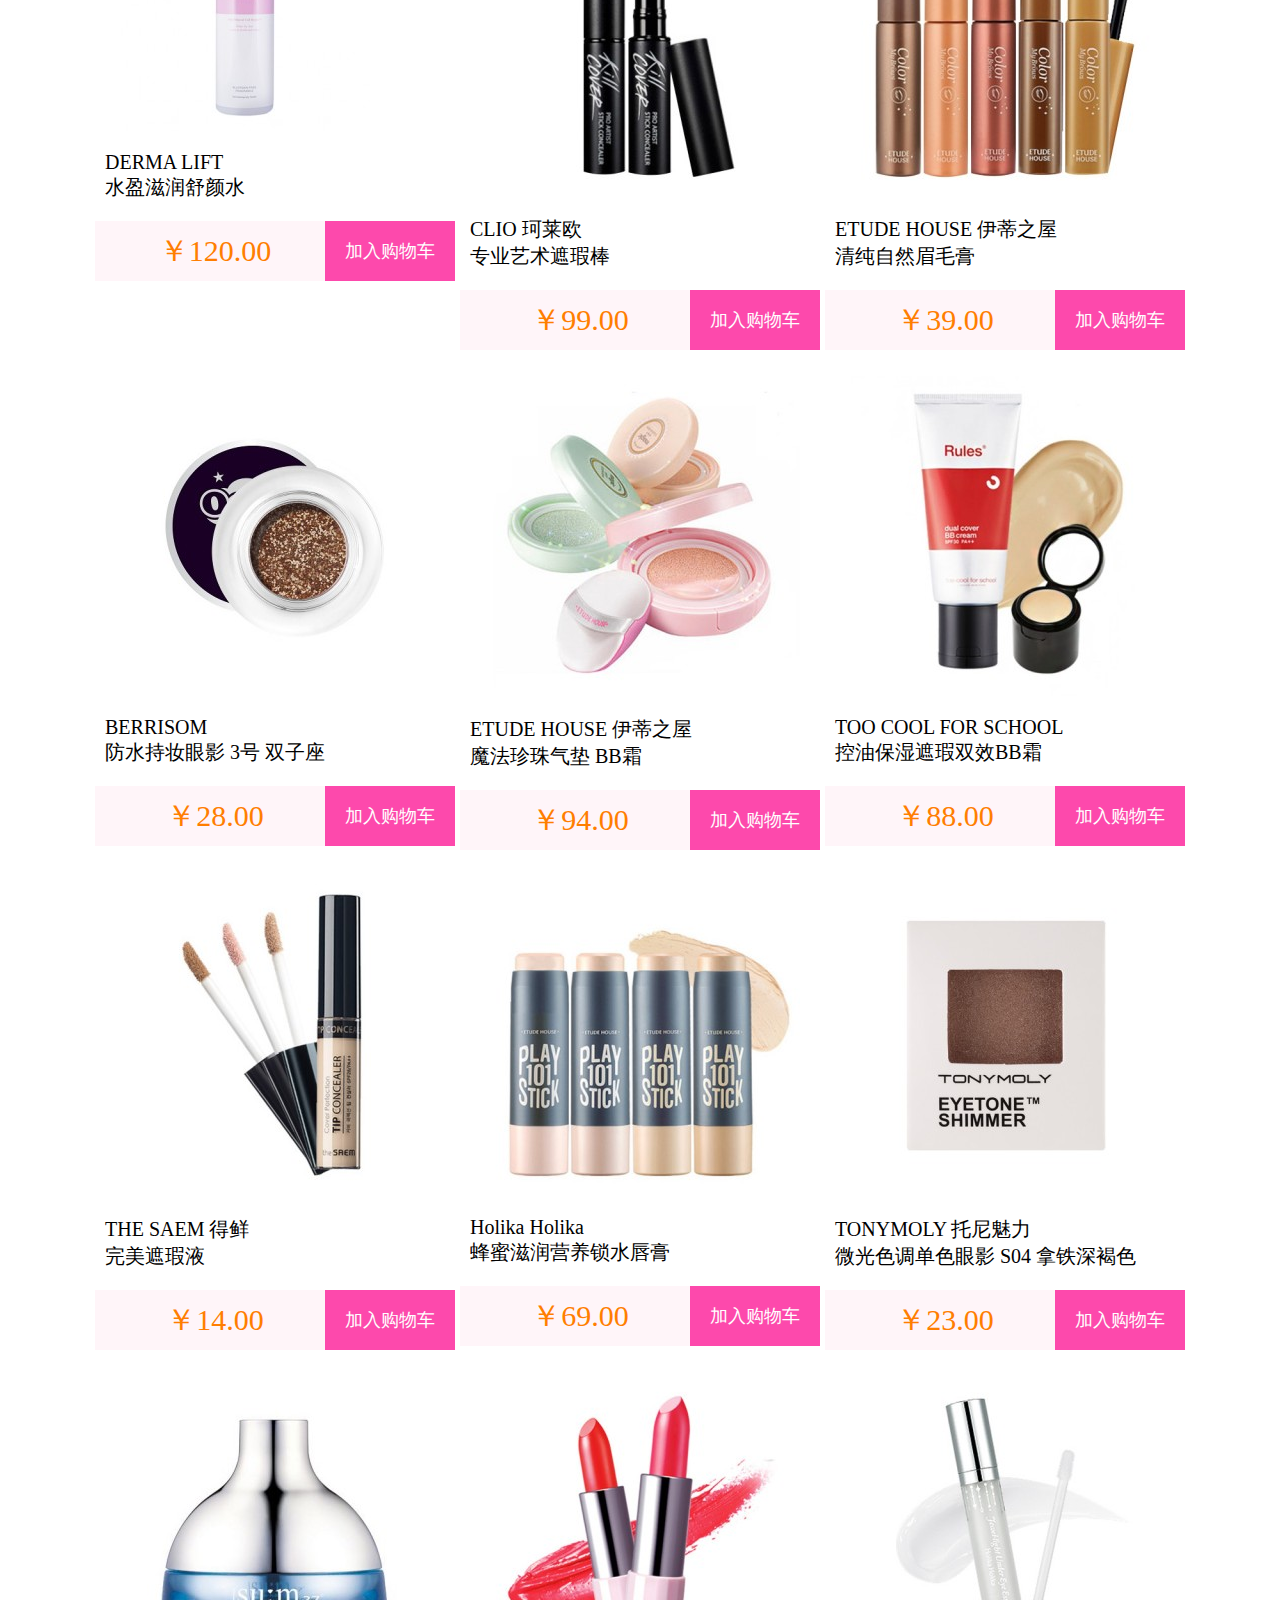
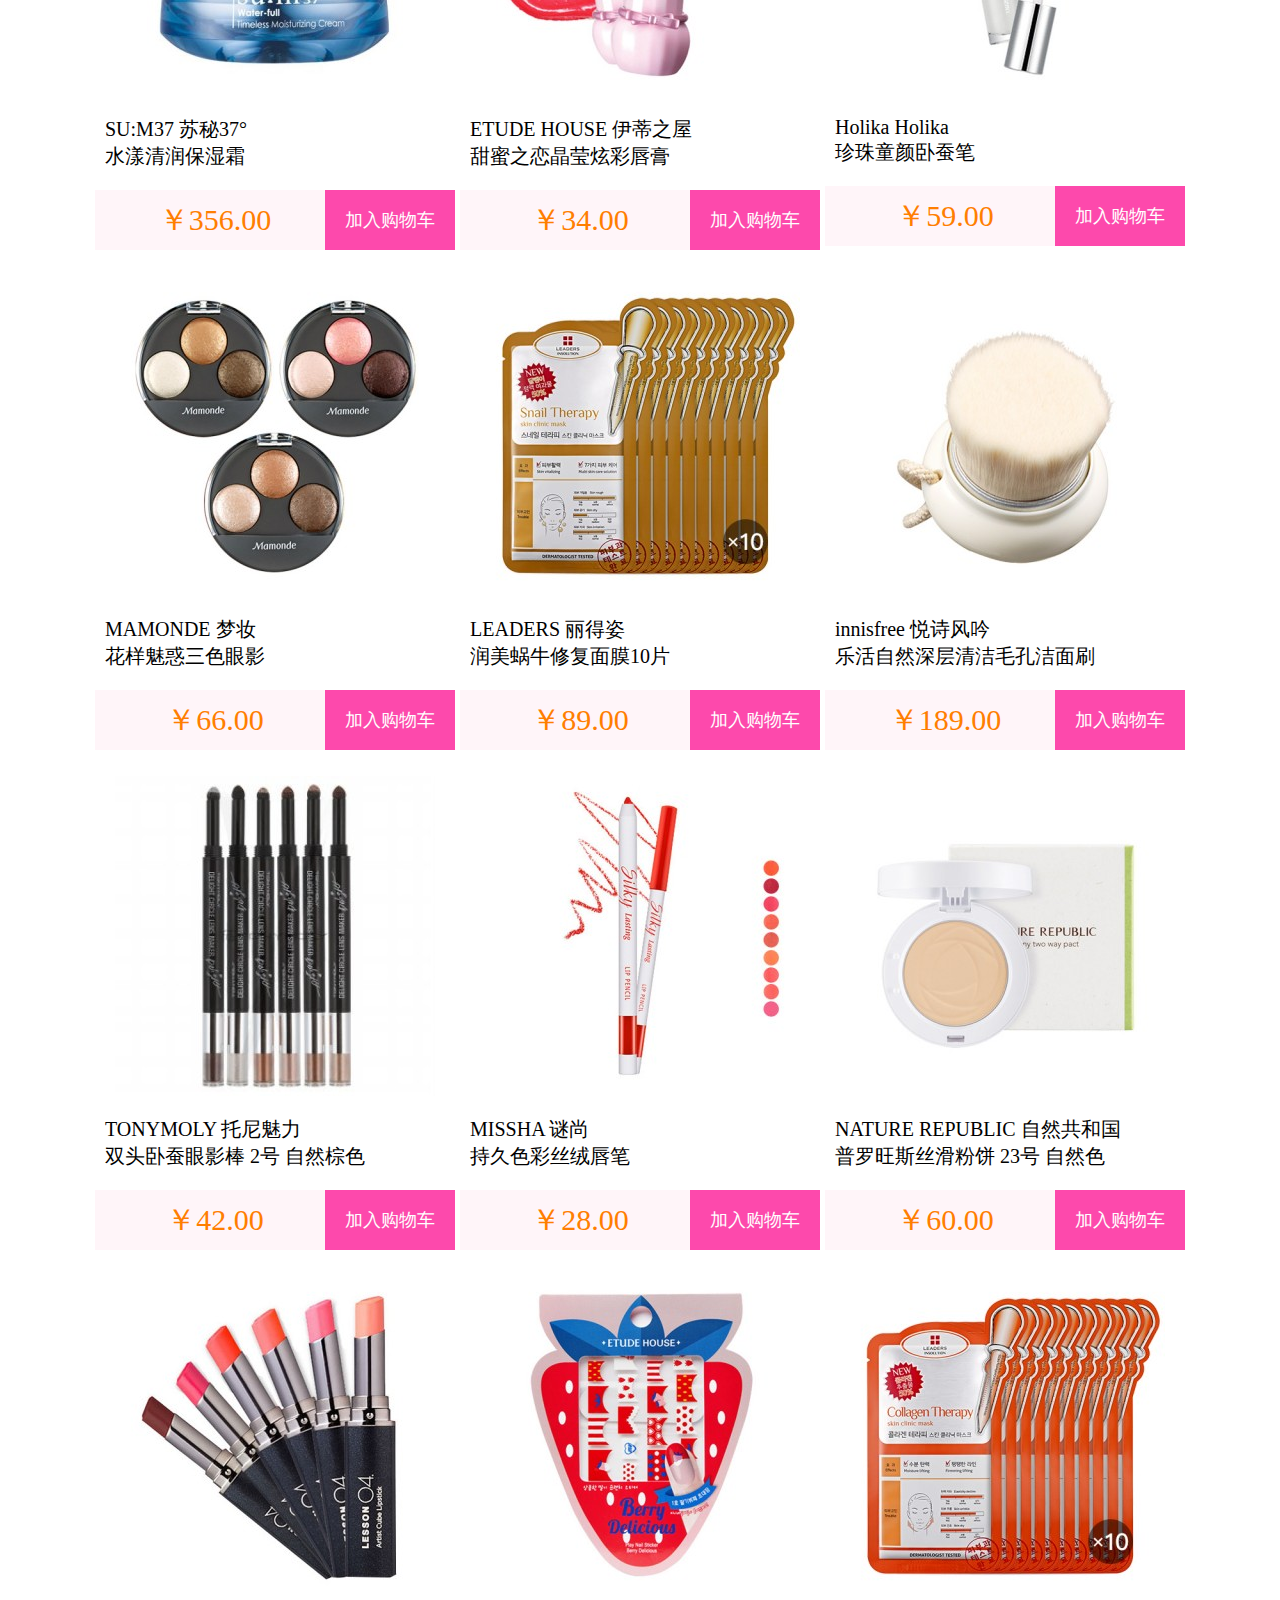
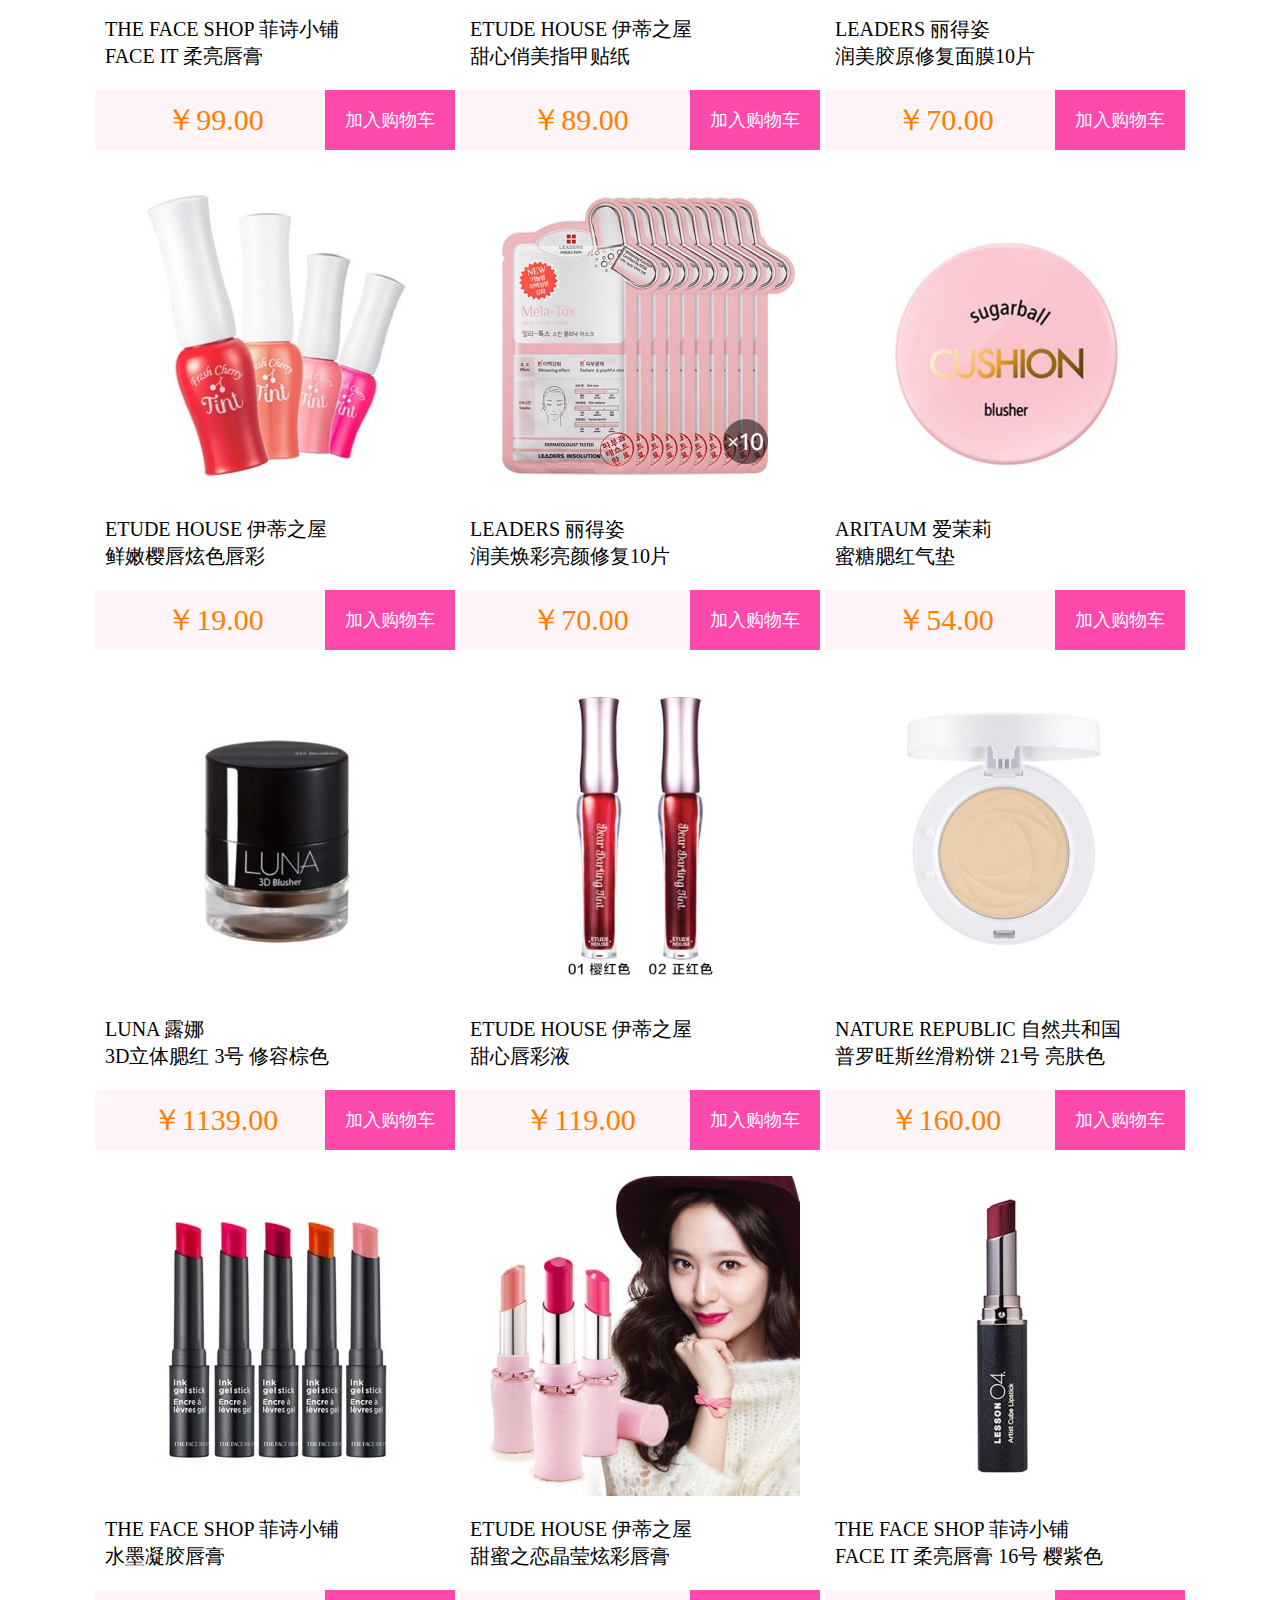
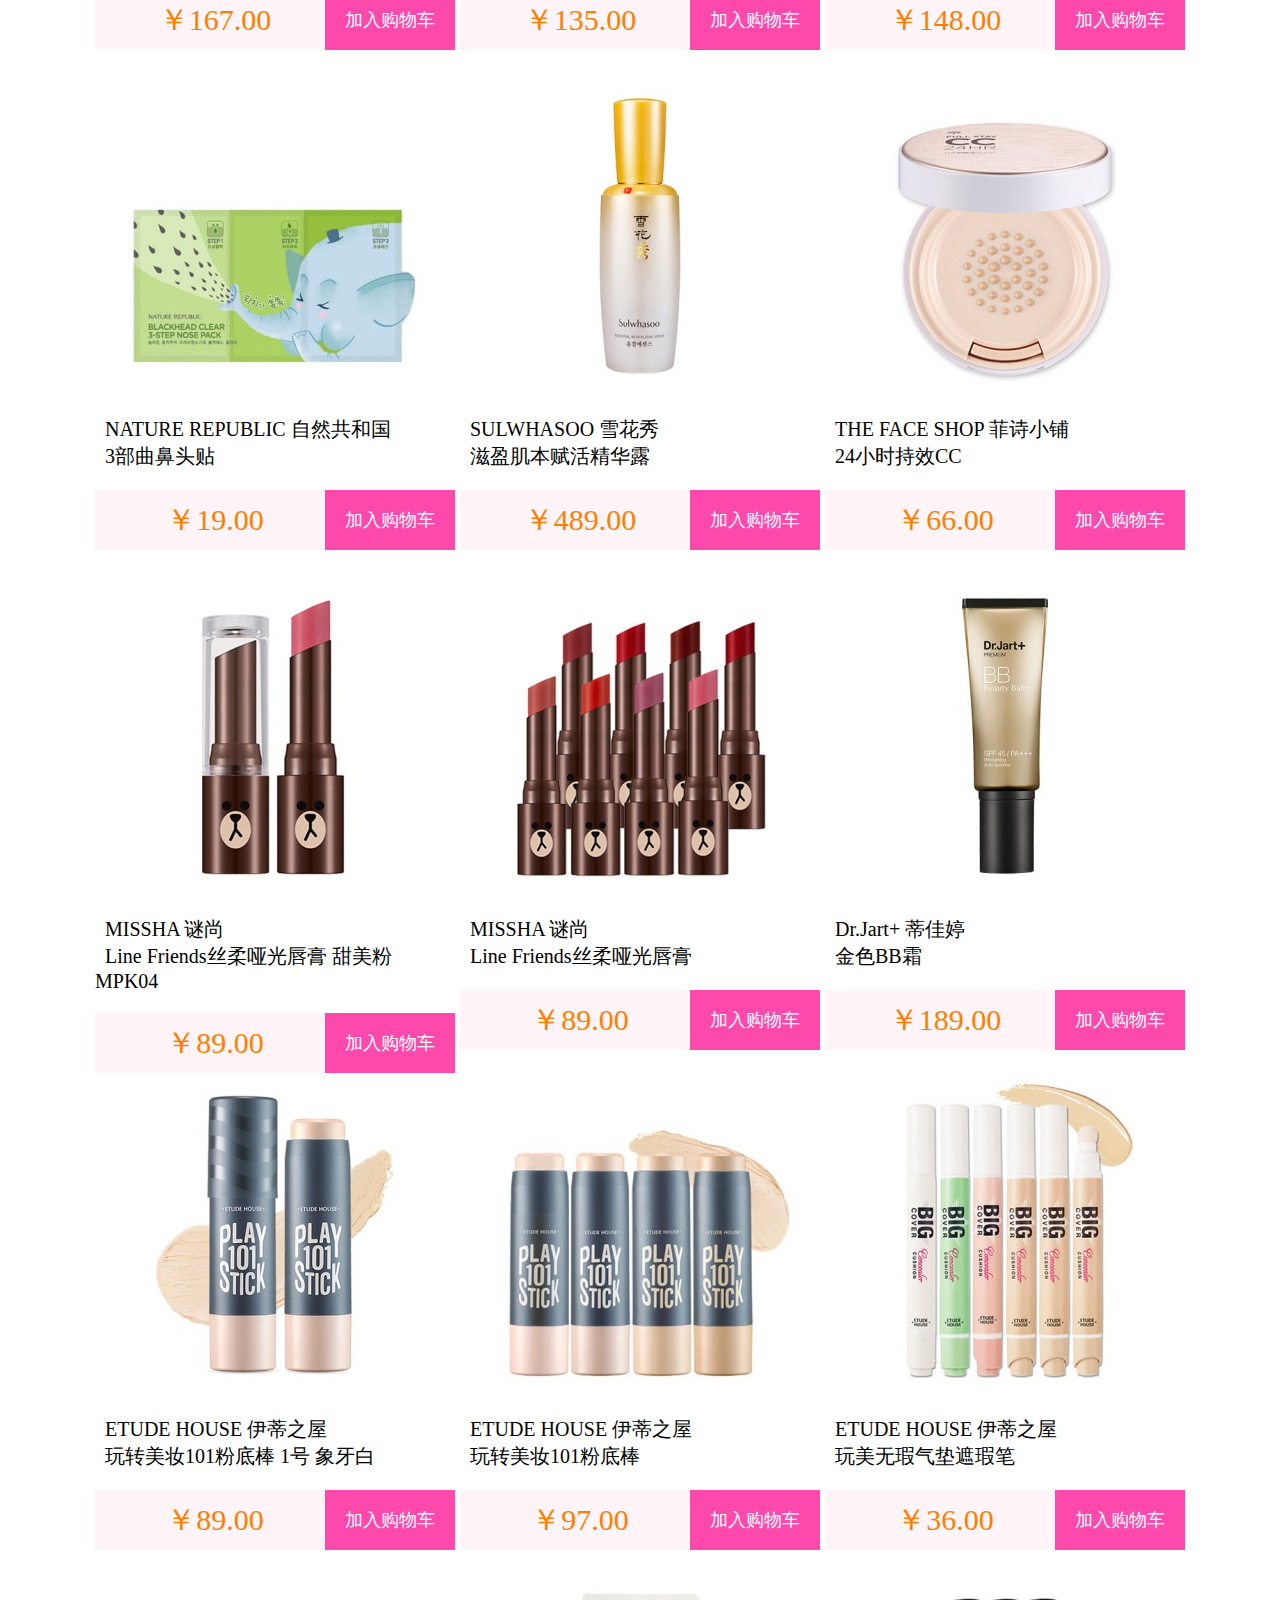
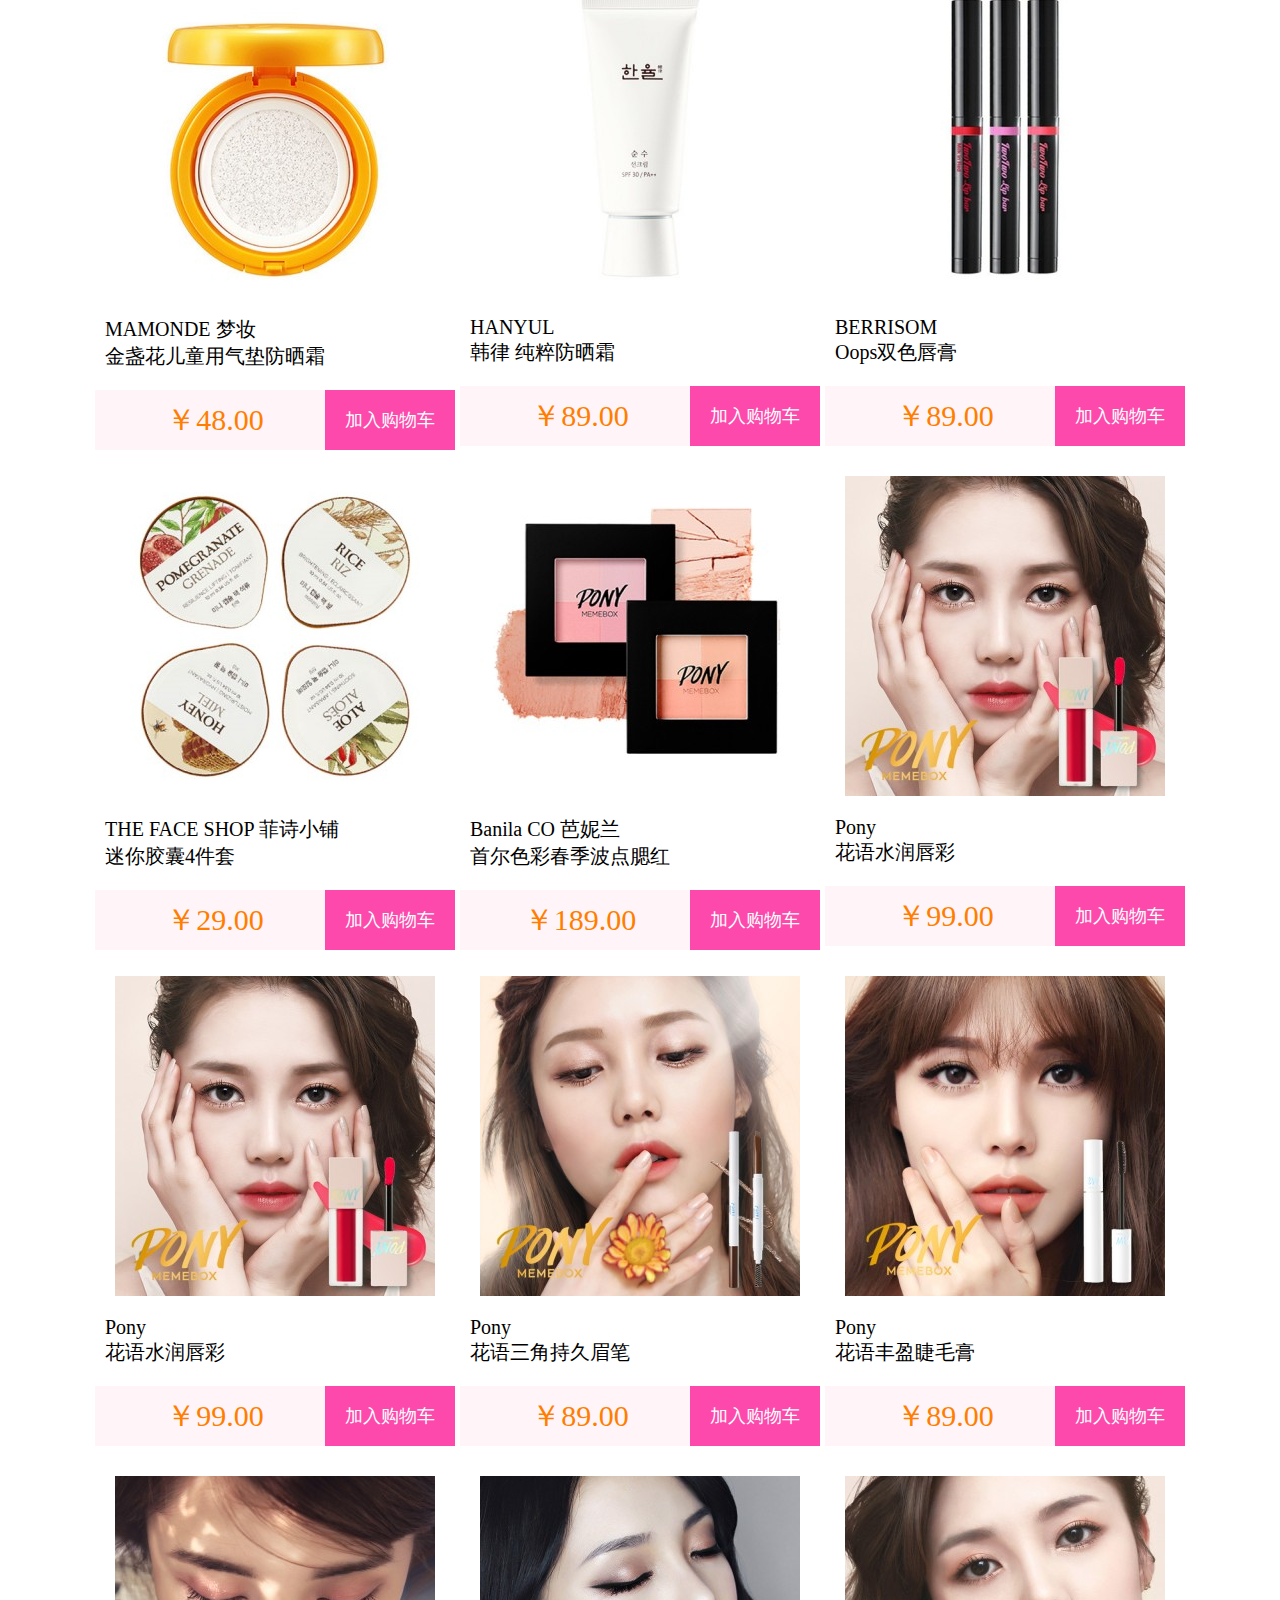
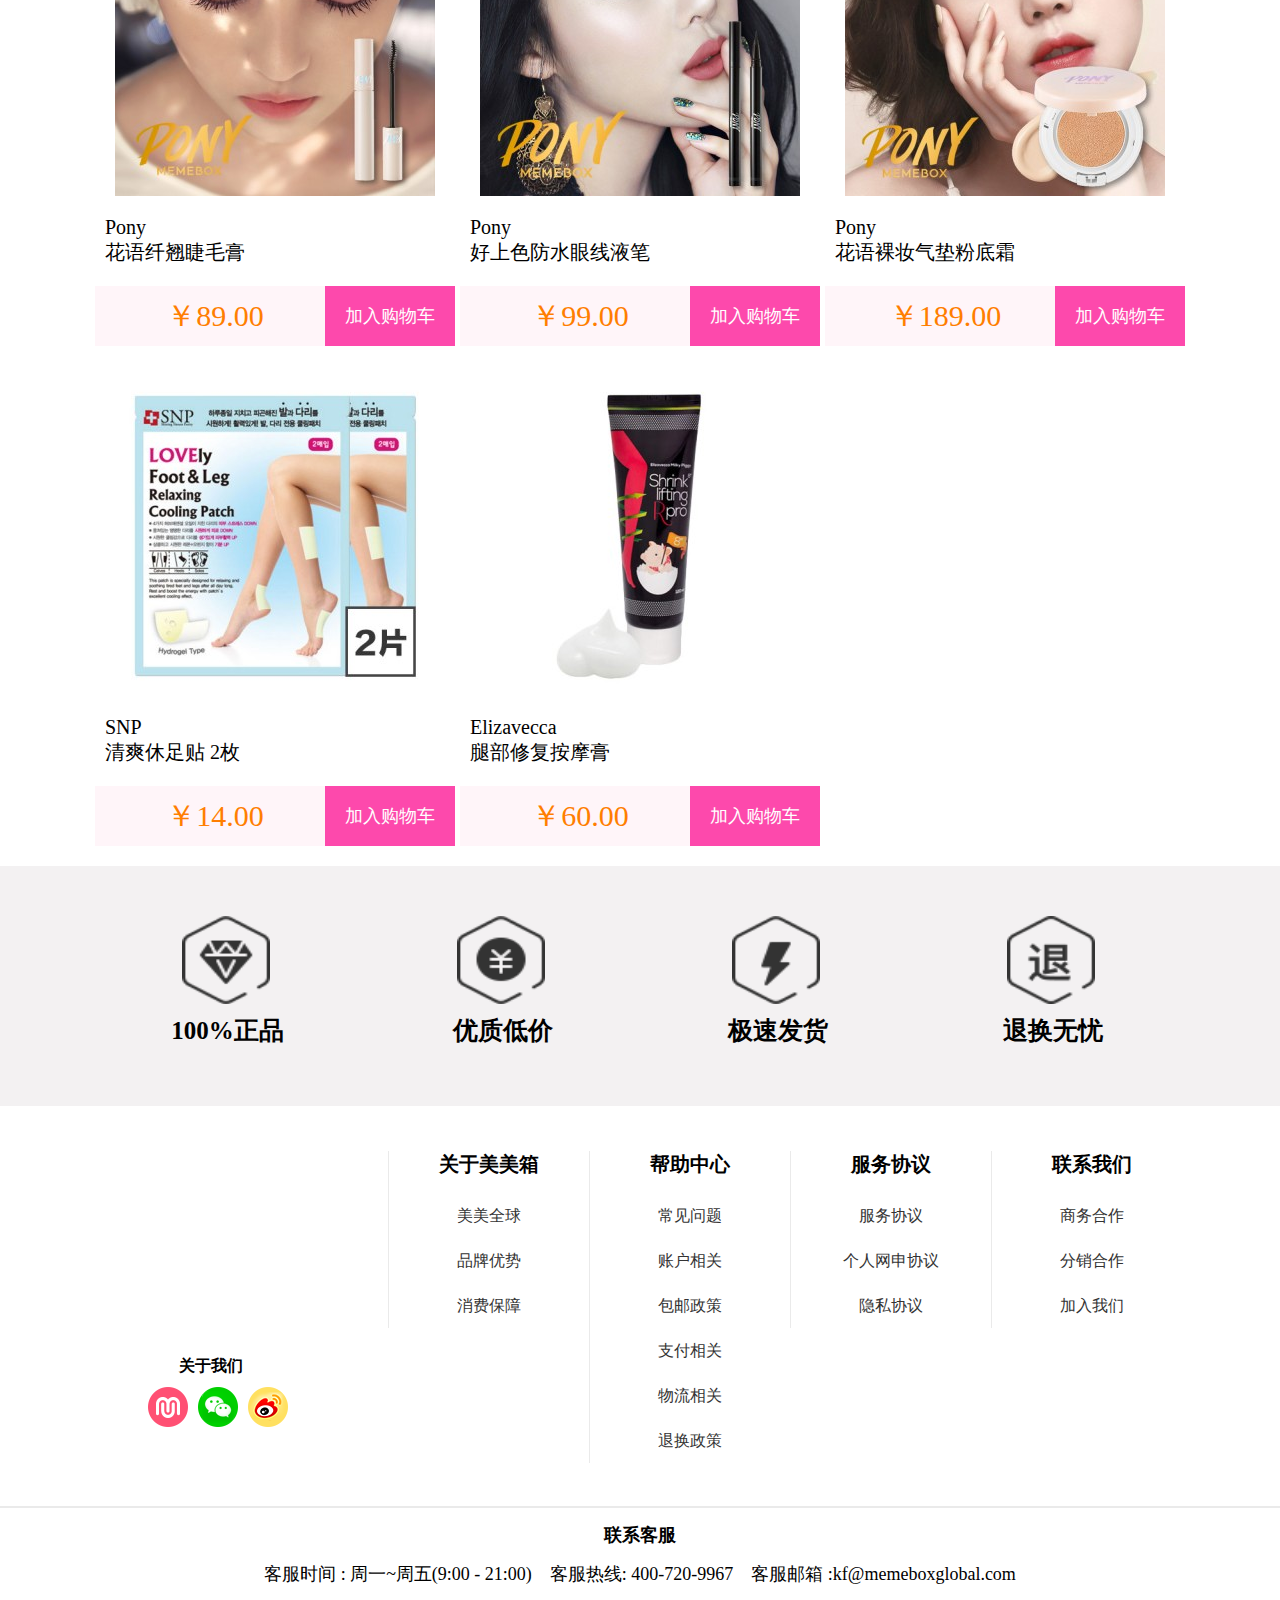
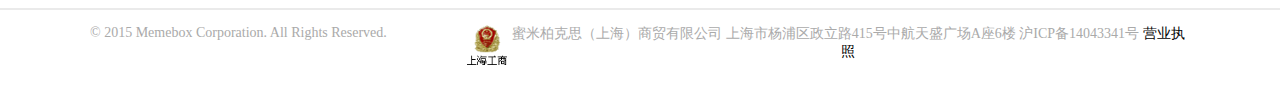
<file: 美美箱/memebox/index.html>
<!DOCTYPE html>
<html>
	<head>
		<meta charset="UTF-8">
		<title></title>
		<link rel="stylesheet" type="text/css" href="css/index.css"/>
		<link rel="stylesheet" type="text/css" href="font/iconfont.css">		
	</head>
	<body>
		<div class="shopping"></div>
		<div class="gr">
			<p class="shopp"><a href="cart.html">
				<i class="iconfont icon-ziyuan"></i>
				<span>购物车</span>
				<span id="shopNum">0</span></a>
			</p>
			<p><a href="entry.html"><i class="iconfont icon-yonghudianji" ></i></a></p>
			<p><i class="iconfont icon-icowodeshoucang"></i></p>
			<p><i class="iconfont icon-wodedingdan"></i></p>
			<p><i class="iconfont icon-zaixiankefu"></i></p>
			<p id="top"><i class="iconfont icon-backtop"></i></p>
		</div>
		<div class="title_01">
			<div class="title">
				<div class="img">
					<img src="img/5.png" width="23px" height="26px" color="white" />
				</div>
				<p class="sign">[每日签到]&nbsp; 每月累计签到满十次，即可获得5蜜豆</p>
				<p class="sign-left"><span><a href="entry.html">登录</a></span><span><a href="register.html">注册</a></span>|</p>
				<p class="sign-right"><span><i class="iconfont icon-shouji"></i>手机APP</span><span><i class="iconfont icon-zaixiankefu"></i>在线客服</span></p>
			</div>
		</div>
		<div class="search_01">
			<div class="search">
				<p><img src="img/8.png" class="img8"/></p>
					<input type="text" class="tet" />
					<input type="submit" class="sub" value=""/>
				<img src="img/13.png" class="img13" width="100px" height="104px"/>
			</div>
		</div>
		<div class="nav_01">
			<div class="nav">
				<p class="nav2"><i class="iconfont icon-fenlei"></i>商品分类</p>
				<ul class="zy">
					<li>主页</li>
					<li>礼盒</li>
					<li><a href="listbox.html"> PONY</a>
						 <ul class="romve">
	                        <li class="remove">PONY EFFECT</li>
	                        <li>热卖排行榜</li>
	                        <li>PONY唇妆</li>
	                        <li>高颜值单品</li>
	                        <li>PONY底妆</li>
	                        <li>PONY EFFECT 热销产品</li>
	                        <li>真正魔方气垫的完成式</li>
	                        <li>pony 眼妆</li>
	                    </ul>
					</li>
					<li><a href="listbox.html">美美妆</a>
						<ul class="romve">
	                        <li class="remove">美美妆热销产品</li>
	                        <li>NOONI专区</li>
	                        <li>I'M MEME</li>
	                        <li >PONY EFFECT</li>
	                    </ul>
					</li>
					<li><a href="listbox.html">I`M MEME</a>
						<ul class="romve">
	                        <li class="remove">我爱眼妆</li>
	                        <li>我爱唇妆</li>
	                        <li>我爱底妆</li>
	                        <li>我爱面部彩妆</li>
	                        <li>我爱气垫</li>
	                        <li>我爱眉妆</li>
	                        <li>我爱清洁</li>
	                        <li>我爱美甲</li>
	                        <li>我爱工具</li>
	                        <li>套装礼盒</li>
	                        <li>新品速递</li>
	                        <li>我爱哑光甜心气垫唇釉</li>
	                        <li>我爱精致无暇肌</li>
	                        <li>我爱立体小v脸</li>
	                    </ul>
					</li>
					<li><a href="listbox.html">K-BEAUTY STYLE</a></li>
				</ul>
			</div>
		</div>
		<div class="back">
			<img src="img/0 (69).jpg" />
		</div>
		<div class="mack">
			<div class="mm">
				<ul >
					<li class="mian">面膜
						<ul class="mack_right">
							<li class="tie">贴片式面膜</li>
							<li>免洗面膜</li>
							<li>水洗面膜</li>
							<li>撕拉面膜</li>
						</ul>
					</li>
					<li class="mian">洁面卸妆
						<ul class="mack_right">
							<li>洁面乳</li>
							<li>面部去角质/磨砂</li>
							<li>洁面膏/皂/粉</li>
							<li>洁面啫喱</li>
						</ul>
					</li>
					<li class="mian">水乳/面霜/精华
						<ul class="mack_right">
                            <li>爽肤水</li>
                            <li>精华</li>
                            <li>乳液</li>
                            <li>面霜</li>
                            <li>其他</li>
                        </ul>
					</li>
					<li class="mian">个人护理
						<ul class="mack_right">
                            <li>防晒</li>
                            <li>洗护/美发</li>
                            <li>口腔护理</li>
                            <li>身体护理</li>
                            <li>纤体美体</li>
                            <li>私密护理</li>
                            <li>其他</li>
                        </ul>
					</li>
					<li class="mian">底妆/修容
						<ul class="mack_right">
                            <li>隔离霜/妆前乳</li>
                            <li>BB/CC霜</li>
                            <li>粉底/遮瑕</li>
                            <li>粉饼/蜜粉/散粉</li>
                            <li>腮红/高光/修容</li>
                            <li>防晒</li>
                            <li>其他</li>   
                        </ul>
					</li>
					<li class="mian">眼唇彩妆/护理
						<ul class="mack_right">
                            <li>眼线笔/液/膏</li>
                            <li>睫毛膏/增长液</li>
                            <li>眼影</li>
                            <li>唇彩/蜜/釉/染唇膏</li>
                            <li>口红</li>
                            <li>眉笔/染眉/眉粉</li>
                            <li>假睫毛</li>
                            <li>眼唇护理</li>
                            <li>其他</li>
                        </ul>
					</li>
					<li class="mian">美妆护甲
						<ul class="mack_right">
                            <li>其他</li>
                        </ul>
					</li>
					<li class="mian">美妆工具
						<ul class="mack_right">
                            <li>化妆刷</li>
                            <li>洁面工具</li>
                            <li>其他</li>
                        </ul>
					</li>
				</ul>
			</div>
		</div>
		<div class="you_01">
			<div class="you">
				<h3>猜你喜欢</h3>
				<p>爱你所爱，为你寻觅世间好物</p>
			</div>
		</div>
		<div class='silder-box silder-box-1'>
			<div class='silder'>
				<ul>
					<li>
						<img src="img/0 (140).jpg" width="240px"/>
						<p>Pony 幻彩粉嫩腮红经典色</p>
						<p><span>￥138.00</span></p>
					</li>
					<li>
						<img src="img/0 (52).jpg" width="240px"/>
						<p>DERMA LIFT 水盈滋润舒颜水</p>
						<p><span>￥128.00</span></p>
					</li>
					<li>
						<img src="img/0 (105).jpg" width="240px"/>
						<p>Pony Effect 便携式手提卡片刷套</p>
						<p><span>￥48.00</span></p>
					</li>
					<li>
						<img src="img/0 (115).jpg" width="240px"/>
						<p>LEADERS 丽得姿 多效抗皱修复面膜10片</p>
						<p><span>￥46.00</span></p>
					</li>
					<li>
						<img src="img/0 (114).jpg" width="240px"/>
					<p>LEADERS 丽得姿 润美蜗牛修复面膜10片</p>
					<p><span>￥70.00</span></p>
					</li>
					<li>
						<img src="img/0 (143).jpg" width="240px"/>
					<p>IOPE 艾诺碧 CC霜 1号 亮白色</p>
					<p><span>￥168.00</span></p>
					</li>
					<li>
						<img src="img/0 (56).jpg"width="240px" />
						<p>THE FACE SHOP 菲诗小铺 奇亚籽控油面霜</p>
						<p><span>￥68.00</span></p>
					</li>
					<li>
						<img src="img/0 (20).jpg"width="240px" />
						<p>Pony Effect 磁铁化妆刷框架 不含刷子</p>
						<p><span>￥268.00</span></p>
					</li>
				</ul>
			</div>
			<div class='silder-button btl'></div>
			<div class='silder-button btr'></div>
		</div>
		<div class="shope">
			<div class="shop">
				<ul class="shoplist">
					<!--<li>
						<a href="minute.html">
						<img src="img/0 (45).jpg" />
						<p>I'M MEME</p>
						<p>我爱十色眼影盘 #约会之日</p>
						</a>
						<div class="money">
							<p>￥224.00</p>
							<button>加入购物车</button>
						</div>
					</li>-->
				</ul>
			</div>
		</div>
		
		<div class="dd">
			<div class="zp">
				<dl>
					<dt><img src="img/4.png"/></dt>
					<dd>100%正品</dd>
				</dl>
				<dl>
					<dt><img src="img/6.png"/></dt>
					<dd>优质低价</dd>
				</dl>
				<dl>
					<dt><img src="img/1.png"/></dt>
					<dd>极速发货</dd>
				</dl>
				<dl class="dl">
					<dt><img src="img/9.png"/></dt>
					<dd>退换无忧</dd>
				</dl>
			</div>
		</div>
		<div class="ba">
			<div class="base">
				<div class="qq">
					<h4>关于我们</h4>
					<p>
						<img src="img/7.png" />
						<img src="img/12.png" />
						<img src="img/10.png" />
					</p>
				</div>
				<div class="txt">
					<ul>
						<h4>关于美美箱</h4>
						<li>美美全球</li>
						<li>品牌优势</li>
						<li>消费保障</li>
					</ul>
					<ul>
						<h4>帮助中心</h4>
						<li>常见问题</li>
						<li>账户相关</li>
						<li>包邮政策</li>
						<li>支付相关</li>
						<li>物流相关</li>
						<li>退换政策</li>
					</ul>
					<ul>
						<h4>服务协议</h4>
						<li>服务协议</li>
						<li>个人网申协议</li>
						<li>隐私协议</li>
					</ul>
					<ul>
						<h4>联系我们</h4>
						<li>商务合作</li>
						<li>分销合作</li>
						<li>加入我们</li>
					</ul>
				</div>
			</div>
		</div>
		<div class="phone_01">
			<div class="phone">
				<h4>联系客服</h4>
				<p>客服时间 : 周一~周五(9:00 - 21:00) &nbsp;&nbsp;&nbsp;客服热线: 400-720-9967 &nbsp;&nbsp;&nbsp;客服邮箱 :kf@memeboxglobal.com</p>
			</div>
		</div>
		<div class="tal_01">
			<div class="tal">
				<p><span>© 2015 Memebox Corporation. All Rights Reserved.</span> <span><img src="img/0 (1).gif" width="40px" height="40px"/> 蜜米柏克思（上海）商贸有限公司 上海市杨浦区政立路415号中航天盛广场A座6楼 沪ICP备14043341号</span> 营业执照</p>
			</div>
		</div>
	</body>
	<script src="js/jquery-1.11.3.js"></script>
	<script src="js/mySystem.js"></script>
	<script src="js/cookie.js"></script>
	<script src="js/index.js"></script>
		
</html>
</file>
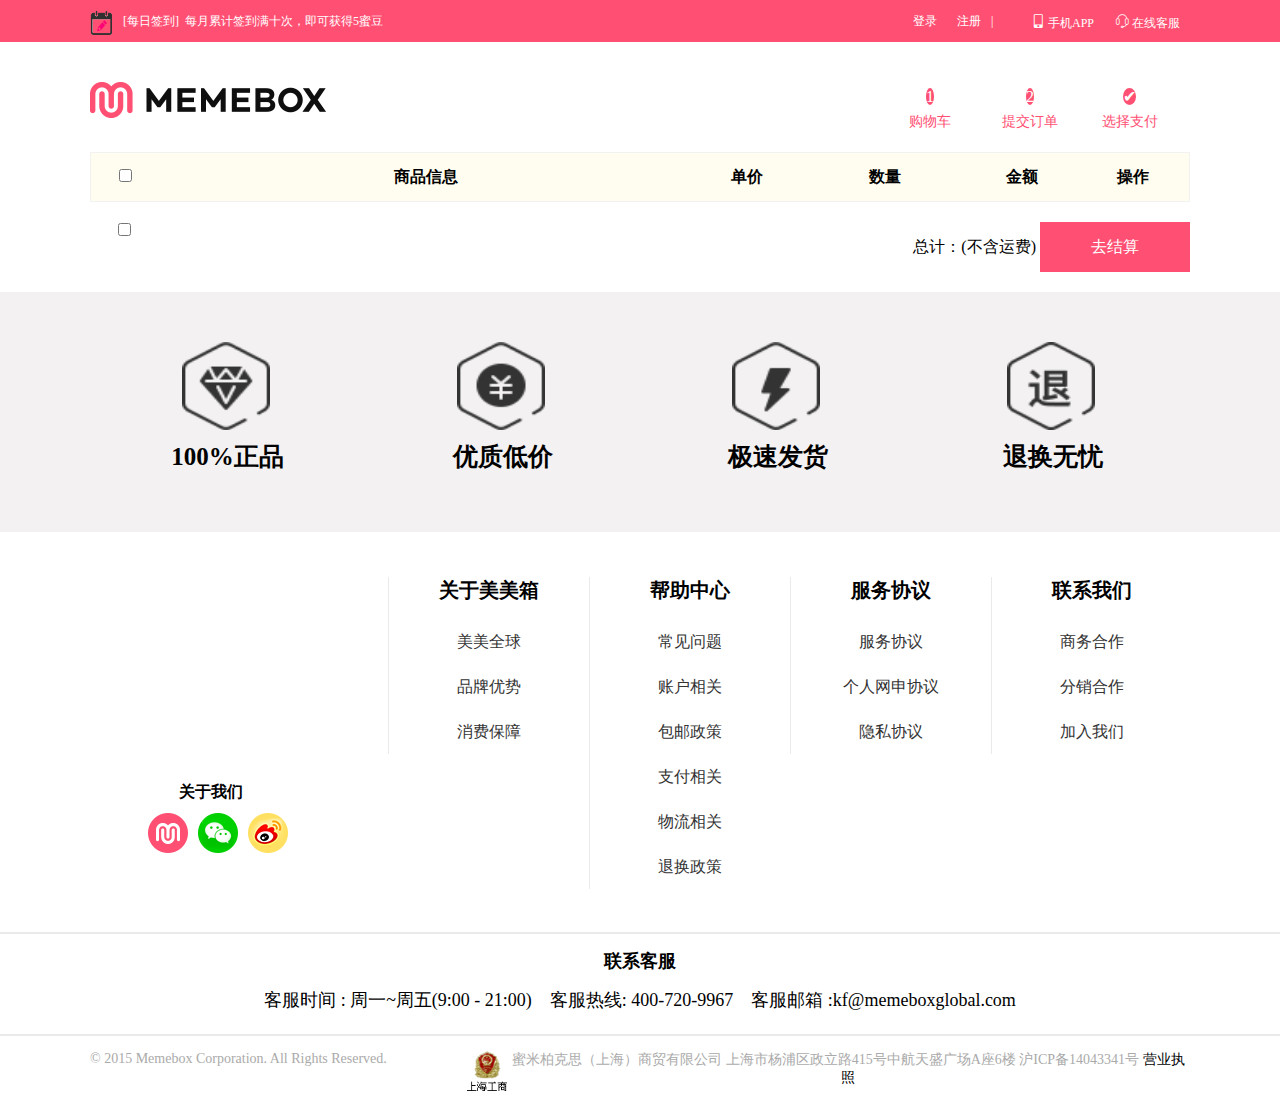
<file: 美美箱/cart.html>
<!DOCTYPE html>
<html>
	<head>
		<meta charset="UTF-8">
		<title></title>
		<link rel="stylesheet" type="text/css" href="css/cart.css"/>
		<link rel="stylesheet" type="text/css" href="font/iconfont.css"/>
	</head>
	<body>
		<div class="title_01">
			<div class="title">
				<div class="img">
					<img src="img/5.png" width="23px" height="26px" color="white" />
				</div>
				<p class="sign">[每日签到]&nbsp; 每月累计签到满十次，即可获得5蜜豆</p>
				<p class="sign-left"><span><a href="entry.html">登录</a></span><span><a href="register.html">注册</a></span>|</p>
				<p class="sign-right"><span><i class="iconfont icon-shouji"></i>手机APP</span><span><i class="iconfont icon-zaixiankefu"></i>在线客服</span></p>
			</div>
		</div>
		<div class="search_01">
			<div class="search">
				<p><a href="index.html"><img src="img/8.png" class="img8"/></a></p>
				<div class="sumCart">
					<ul>
						<li><span>1</span><div>购物车</div></li>
						<li><span>2</span><div>提交订单</div></li>
						<li><span>✔</span><div>选择支付</div></li>
					</ul>
				</div>
			</div>
		</div>
		<div class="list">
			<table class="info">
				<colgroup>
	                <col class="col-seq" width="6%">
	                <col class="col-img" width="49%">
	                <col class="col-price" width="10%">
	                <col class="col-qty" width="15%">
	                <col class="col-row-price" width="10%">
	                <col class="col-action" width="10%">
	            </colgroup>
				<tr>
					<th><input type="checkbox" id="selectAll"/></th>
					<th>商品信息</th>
					<th>单价</th>
					<th>数量</th>
					<th>金额</th>
					<th>操作</th>
				</tr>
			</table>	
			<div class="shop-item clearfix">
				
					<!--<colgroup>
			            <col class="col-seq" width="6%">
			            <col class="col-img" width="49%">
			            <col class="col-price" width="10%">
		                <col class="col-qty" width="15%">
	                	<col class="col-row-price" width="10%">
		                <col class="col-action" width="10%">
		            </colgroup>-->
					<!--'<tr>'+
						'<th><input type="checkbox"/></th>'+
						'<th>''<img class="fl" src="img/'+ shopinfo.src+'" alt="" />''<p class="fl">'+'shopinfo.name'+'</p>'+'</th>'+
						'<th>'+'shopinfo.price'+'</th>'+
						'<th>''data-id="'+ shopinfo.id +'" '+
						'data-price="'+ shopinfo.price +'" data-count="'+ shopinfo.count +'"'+
						'data-name="'+ shopinfo.name +'" data-src="'+ shopinfo.src +'"'+
						'>'+'<span class="updateCount" data-number="1">-</span>'+
'<span class="shop-count">'+ shopinfo.count+'</span>'+'<span class="updateCount" data-number="-1">+</span>'+'</th>'+
						'<th class="sum"><p>'+(shopinfo.count * shopinfo.price)+' </p></th>'+
						'<th>删除</th>'+
					'</tr>';-->
				
			</div>
		</div>
		<div id="sum" class="clearfix">
			<label class="fl">
				<input type="checkbox" id="selectAll"/>
			</label>
			<div class="mo">
				总计：<span class="money2"></span>(不含运费)
				<span class="money3">去结算</span>
			</div>
		</div>
		
		<div class="dd">
			<div class="zp">
				<dl>
					<dt><img src="img/4.png"/></dt>
					<dd>100%正品</dd>
				</dl>
				<dl>
					<dt><img src="img/6.png"/></dt>
					<dd>优质低价</dd>
				</dl>
				<dl>
					<dt><img src="img/1.png"/></dt>
					<dd>极速发货</dd>
				</dl>
				<dl class="dl">
					<dt><img src="img/9.png"/></dt>
					<dd>退换无忧</dd>
				</dl>
			</div>
		</div>
		<div class="ba">
			<div class="base">
				<div class="qq">
					<h4>关于我们</h4>
					<p>
						<img src="img/7.png" />
						<img src="img/12.png" />
						<img src="img/10.png" />
					</p>
				</div>
				<div class="txt">
					<ul>
						<h4>关于美美箱</h4>
						<li>美美全球</li>
						<li>品牌优势</li>
						<li>消费保障</li>
					</ul>
					<ul>
						<h4>帮助中心</h4>
						<li>常见问题</li>
						<li>账户相关</li>
						<li>包邮政策</li>
						<li>支付相关</li>
						<li>物流相关</li>
						<li>退换政策</li>
					</ul>
					<ul>
						<h4>服务协议</h4>
						<li>服务协议</li>
						<li>个人网申协议</li>
						<li>隐私协议</li>
					</ul>
					<ul>
						<h4>联系我们</h4>
						<li>商务合作</li>
						<li>分销合作</li>
						<li>加入我们</li>
					</ul>
				</div>
			</div>
		</div>
		<div class="phone_01">
			<div class="phone">
				<h4>联系客服</h4>
				<p>客服时间 : 周一~周五(9:00 - 21:00) &nbsp;&nbsp;&nbsp;客服热线: 400-720-9967 &nbsp;&nbsp;&nbsp;客服邮箱 :kf@memeboxglobal.com</p>
			</div>
		</div>
		<div class="tal_01">
			<div class="tal">
				<p><span>© 2015 Memebox Corporation. All Rights Reserved.</span> <span><img src="img/0 (1).gif" width="40px" height="40px"/> 蜜米柏克思（上海）商贸有限公司 上海市杨浦区政立路415号中航天盛广场A座6楼 沪ICP备14043341号</span> 营业执照</p>
			</div>
		</div>
	</body>
</html>
<script src="js/jquery-1.11.3.js"></script>
<script src="js/cookie.js"></script>
<script>
window.onload=function(){
	var brr=getCookie("shoplist");
	var conStr="";
	for( var i=0; i<brr.length; i++ ){
		var shopinfo=brr [i];
		conStr +=
		`<table class="img_money">
			<colgroup>
	                <col class="col-seq" width="6%">
	                <col class="col-img" width="49%">
	                <col class="col-price" width="10%">
	                <col class="col-qty" width="15%">
		            <col class="col-row-price" width="10%">
	                <col class="col-action" width="10%">
	            </colgroup>
				<tr>
					<th><input type="checkbox" class="ck"/></th>
					<th><img class="fl" src="img/${shopinfo.src}" alt="" /><p class="fl">${shopinfo.name}</p></th>
					<th>${shopinfo.price}</th>
					<th class="count" data-id="${shopinfo.id}" data-price="${shopinfo.price}" data-count= "${shopinfo.count}" data-name="${shopinfo.name}" data-src="${shopinfo.src}"><span class="updateCount" data-number="-1">-</span><span class="shop-count"> ${shopinfo.count}</span><span class="updateCount" data-number="1">+</span></th>
					<th class="sum"><p>${shopinfo.count * shopinfo.price} </p></th>
					<th class="delBtn">删除</th>
				</tr>
			</table>`;
			console.log()
//				'<colgroup>'+
//	               ' <col class="col-seq" width="6%">'+
//	               ' <col class="col-img" width="49%">'+
//	              '  <col class="col-price" width="10%">'+
//	                '<col class="col-qty" width="15%">'
//+		                '<col class="col-row-price" width="10%">'+
//	                '<col class="col-action" width="10%">'+
//	            '</colgroup>'+
//				'<tr>'+
//					'<th>'+'<input type="checkbox" class="ck"/>'+'</th>'+
//					'<th>'+'<img class="fl" src="img/'+ shopinfo.src+'" alt="" />'+'<p class="fl">'+shopinfo.name+'</p>'+'</th>'+
//					'<th>'+shopinfo.price+'</th>'+
//					'<th class="count"'+'data-id="'+ shopinfo.id +'" '+
//					'data-price="'+ shopinfo.price +'" data-count="'+ shopinfo.count +'"'+
//					'data-name="'+ shopinfo.name +'" data-src="'+ shopinfo.src +'"'+
//					'>'+'<span class="updateCount" data-number="-1">-</span>'+
//'<span class="shop-count">'+ shopinfo.count+'</span>'+'<span class="updateCount" data-number="1">+</span>'+'</th>'+
//					'<th class="sum"><p>'+(shopinfo.count * shopinfo.price)+'</p></th>'+
//					'<th class="delBtn">删除</th>'+
//				'</tr>';
	}
	$('.img_money').html(conStr);
	$('#selectAll').click(function(){
		$('.ck').prop('checked',$(this).prop("checked"));
		
	})
}

$('.delBtn').click(function(){
	if(confirm("确认要删除吗？")){
		var id=$(this).parent().find(".count").data("id");
		for(var i=0; i<brr.length; i++){
			if(id==brr[i].id){
				brr.splice(i, 1);
				setCookie("shoplist",JSON.stringify(brr));
				$(this).parent().remove();
			}
		}
	}
})
</script>
</file>
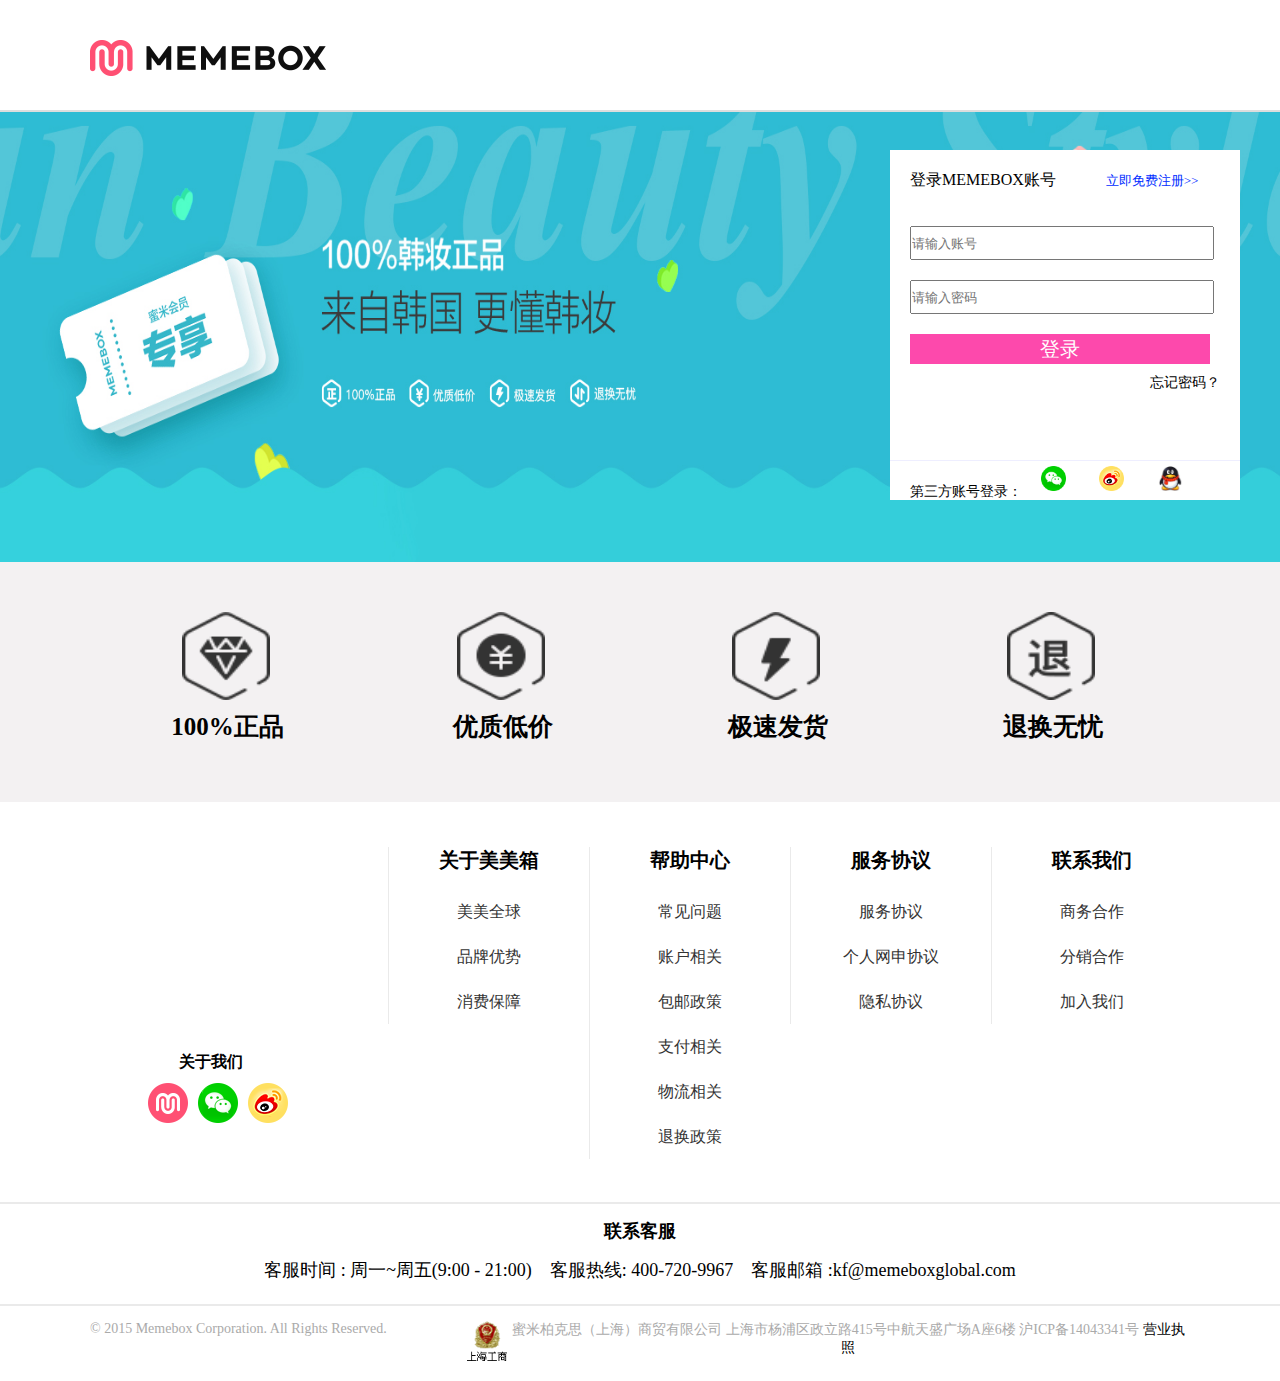
<file: 美美箱/entry.html>
<!DOCTYPE html>
<html>
	<head>
		<meta charset="UTF-8">
		<title></title>
		<link rel="stylesheet" type="text/css" href="css/entry.css"/>
	</head>
	<body>
			<div class="search_01">
			<div class="search">
				<p><a href="index.html"><img src="img/8.png" class="img8"/></a></p>
			</div>
		</div>
		<div class="back">
			<img src="img/PC_.jpg" />
		</div>
		<div class="register">
			<form>
				<p class="pp">登录MEMEBOX账号<a href="register.html">立即免费注册>></a></p>
				<p><input type="text" placeholder="请输入账号" id="tet"/></p>
				<span id="sp1"></span>
				<p><input type="password" placeholder="请输入密码" id="pass"/></p>
				<span id="sp2"></span>
				<p><input type="button" value="登录" class="sub"/></p>
				<p class="p1">忘记密码？</p>
			</form>
			<div class="b1">
				<p><span>第三方账号登录：</span>
				<img src="img/12.png" width="25px" height="25px" />
				<img src="img/10.png" width="25px" height="25px"/>
				<img src="img/000.jpg" width="25px" height="25px"/>
				</p>
			</div>
		</div>
		<div class="dd">
			<div class="zp">
				<dl>
					<dt><img src="img/4.png"/></dt>
					<dd>100%正品</dd>
				</dl>
				<dl>
					<dt><img src="img/6.png"/></dt>
					<dd>优质低价</dd>
				</dl>
				<dl>
					<dt><img src="img/1.png"/></dt>
					<dd>极速发货</dd>
				</dl>
				<dl class="dl">
					<dt><img src="img/9.png"/></dt>
					<dd>退换无忧</dd>
				</dl>
			</div>
		</div>
		<div class="ba">
			<div class="base">
				<div class="qq">
					<h4>关于我们</h4>
					<p>
						<img src="img/7.png" />
						<img src="img/12.png" />
						<img src="img/10.png" />
					</p>
				</div>
				<div class="txt">
					<ul>
						<h4>关于美美箱</h4>
						<li>美美全球</li>
						<li>品牌优势</li>
						<li>消费保障</li>
					</ul>
					<ul>
						<h4>帮助中心</h4>
						<li>常见问题</li>
						<li>账户相关</li>
						<li>包邮政策</li>
						<li>支付相关</li>
						<li>物流相关</li>
						<li>退换政策</li>
					</ul>
					<ul>
						<h4>服务协议</h4>
						<li>服务协议</li>
						<li>个人网申协议</li>
						<li>隐私协议</li>
					</ul>
					<ul>
						<h4>联系我们</h4>
						<li>商务合作</li>
						<li>分销合作</li>
						<li>加入我们</li>
					</ul>
				</div>
			</div>
		</div>
		<div class="phone_01">
			<div class="phone">
				<h4>联系客服</h4>
				<p>客服时间 : 周一~周五(9:00 - 21:00) &nbsp;&nbsp;&nbsp;客服热线: 400-720-9967 &nbsp;&nbsp;&nbsp;客服邮箱 :kf@memeboxglobal.com</p>
			</div>
		</div>
		<div class="tal_01">
			<div class="tal">
				<p><span>© 2015 Memebox Corporation. All Rights Reserved.</span> <span><img src="img/0 (1).gif" width="40px" height="40px"/> 蜜米柏克思（上海）商贸有限公司 上海市杨浦区政立路415号中航天盛广场A座6楼 沪ICP备14043341号</span> 营业执照</p>
			</div>
		</div>
	</body>
</html>
<script src="js/jquery-1.11.3.js"></script> 
<script>
	$('.sub').click(function(){
		var str=document.cookie.split("; ");
		console.log(str);
		for(var i=0,len=str.length;i<len;i++){
			var list=str[i].split("=");
			if("name"==list[0]){
				cookiename=list[1];
			}else if("pwd"==list[0]){
				cookiepwd=list[1]
			}
		}
		var uname=$('#tet').val();
		var upwd=$('#pass').val();
		if(cookiename==uname&&cookiepwd==upwd){
			alert("账号密码正确");
			location.href="index.html";
		}else{
			alert("账号密码错误");
		}
	})
</script>
</file>
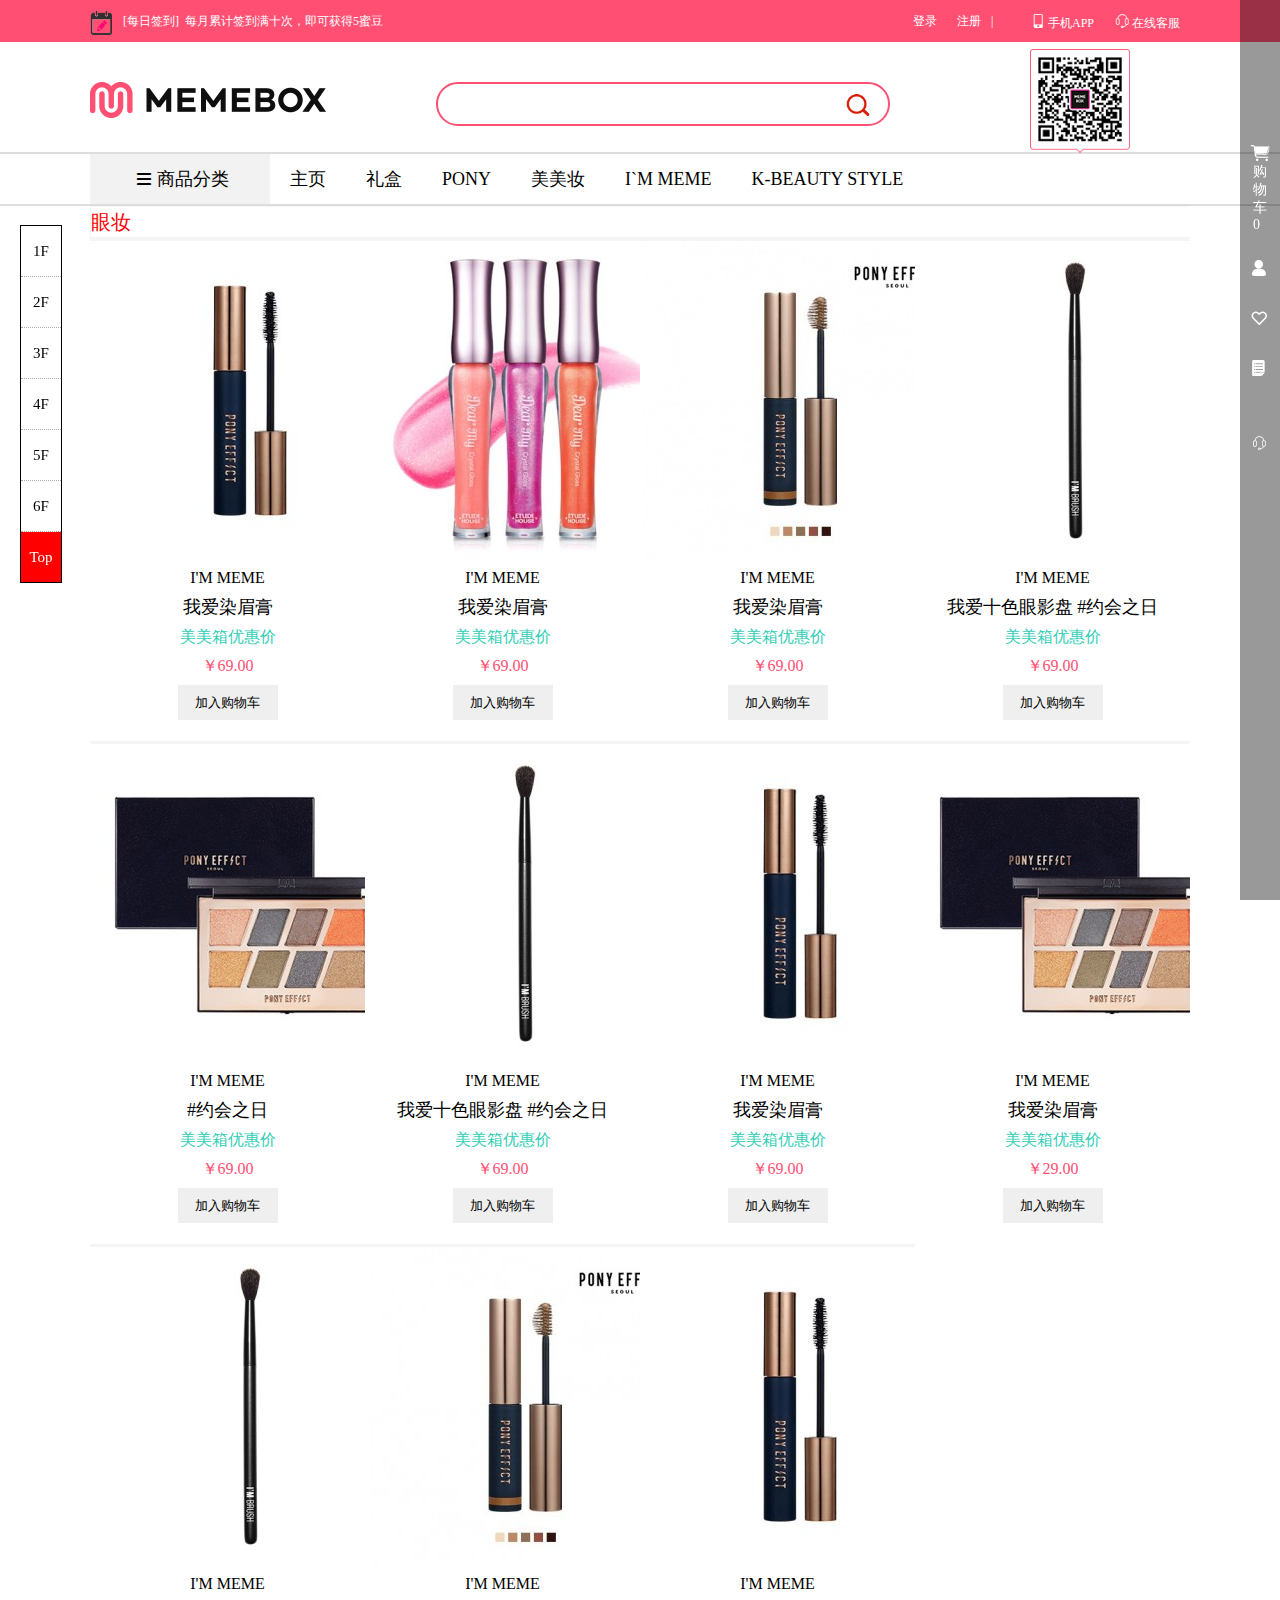
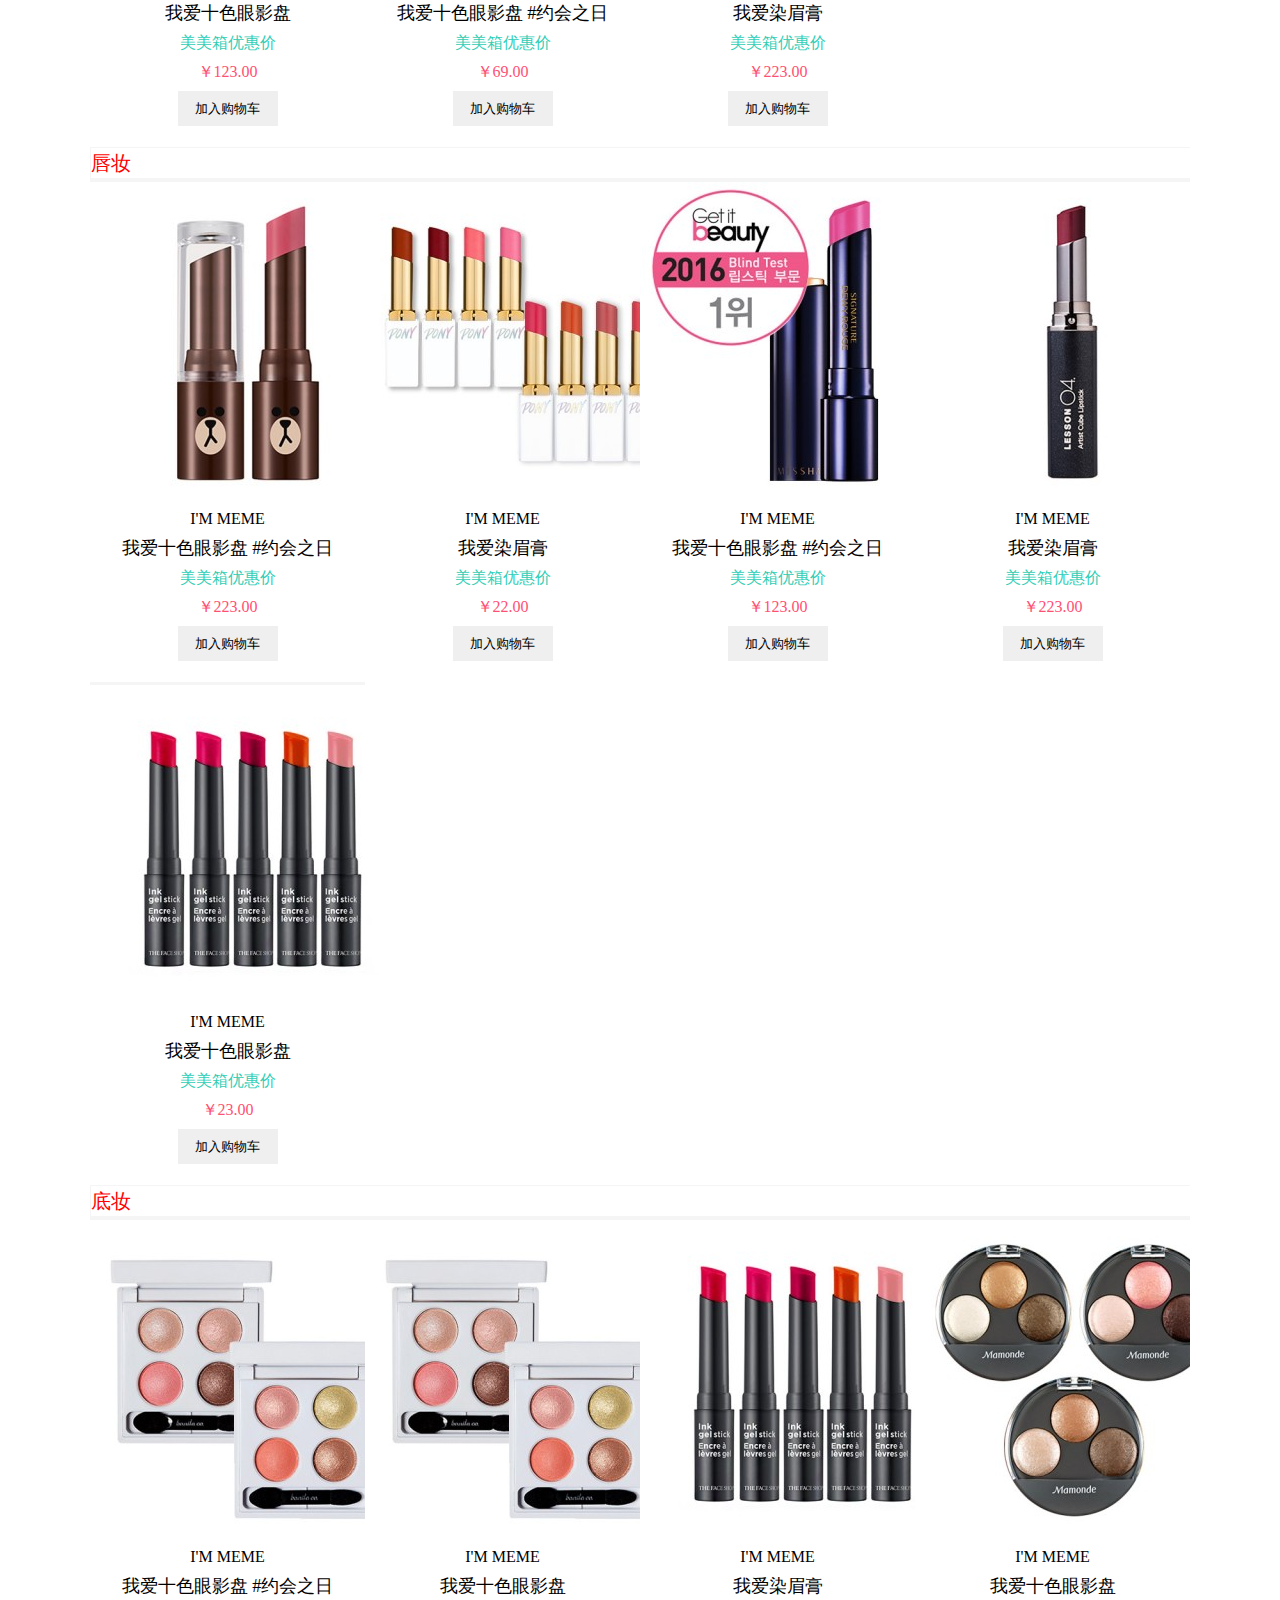
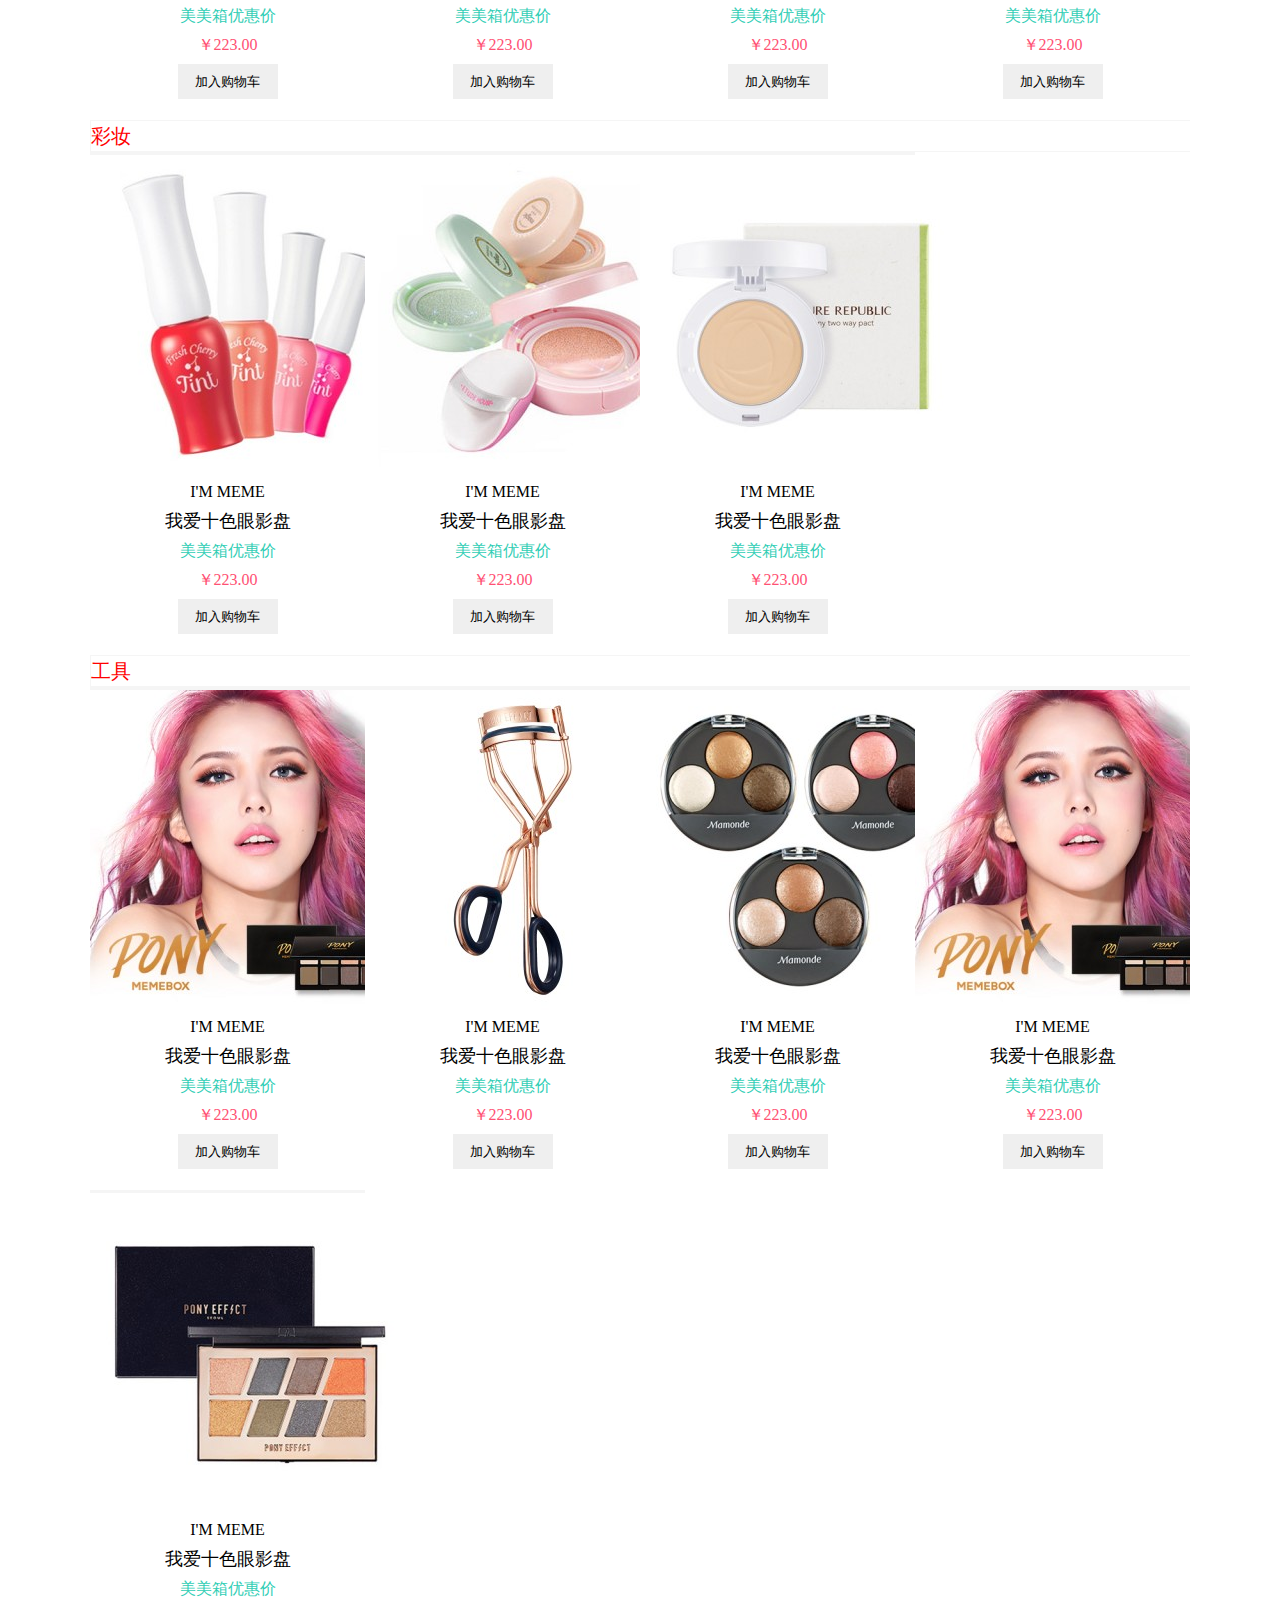
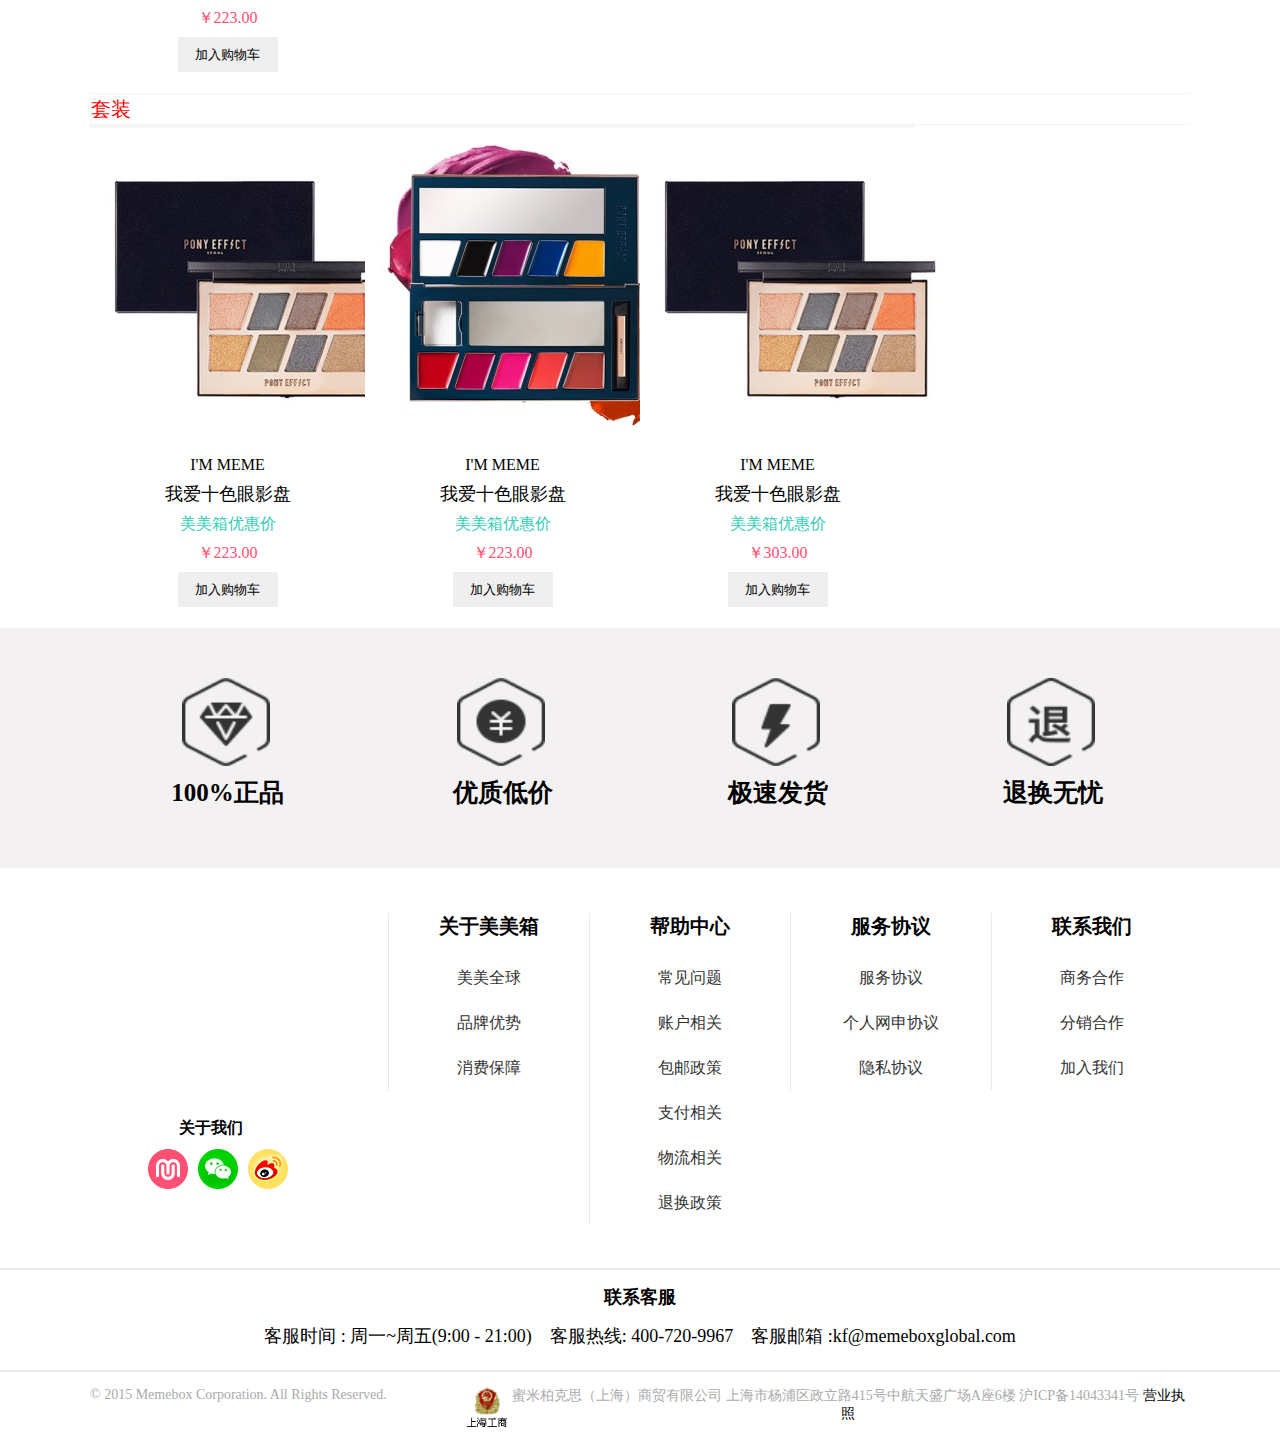
<file: 美美箱/listbox.html>
<!DOCTYPE html>
<html>
	<head>
		<meta charset="UTF-8">
		<title></title>
		<link rel="stylesheet" type="text/css" href="css/listbox.css"/>
		<link rel="stylesheet" type="text/css" href="font/iconfont.css">	
	</head>
	<body>
		<div class="shopping"></div>
		<div class="gr">
			<p class="shopp"><a href="cart.html">
				<i class="iconfont icon-ziyuan"></i>
				<span>购物车</span>
				<span id="shopNum">0</span></a>
			</p>
			<p><a href="entry.html"><i class="iconfont icon-yonghudianji" ></i></a></p>
			<p><i class="iconfont icon-icowodeshoucang"></i></p>
			<p><i class="iconfont icon-wodedingdan"></i></p>
			<p><i class="iconfont icon-zaixiankefu"></i></p>
			<p id="top"><i class="iconfont icon-backtop"></i></p>
		</div>
		<div class="title_01">
			<div class="title">
				<div class="img">
					<img src="img/5.png" width="23px" height="26px" color="white" />
				</div>
				<p class="sign">[每日签到]&nbsp; 每月累计签到满十次，即可获得5蜜豆</p>
				<p class="sign-left"><span><a href="entry.html">登录</a></span><span><a href="register.html">注册</a></span>|</p>
				<p class="sign-right"><span><i class="iconfont icon-shouji"></i>手机APP</span><span><i class="iconfont icon-zaixiankefu"></i>在线客服</span></p>
			</div>
		</div>
		<div class="search_01">
			<div class="search">
				<p><img src="img/8.png" class="img8"/></p>
					<input type="text" class="tet" />
					<input type="submit" class="sub" value=""/>
				<img src="img/13.png" class="img13" width="100px" height="104px"/>
			</div>
		</div>
		<div class="nav_01">
			<div class="nav">
				<p class="nav2"><i class="iconfont icon-fenlei"></i>商品分类</p>
				<ul class="zy">
					<li>主页</li>
					<li>礼盒</li>
					<li>PONY
						 <ul class="romve">
	                        <li class="remove">PONY EFFECT</li>
	                        <li>热卖排行榜</li>
	                        <li>PONY唇妆</li>
	                        <li>高颜值单品</li>
	                        <li>PONY底妆</li>
	                        <li>PONY EFFECT 热销产品</li>
	                        <li>真正魔方气垫的完成式</li>
	                        <li>pony 眼妆</li>
	                    </ul>
					</li>
					<li>美美妆
						<ul class="romve">
	                        <li class="remove">美美妆热销产品</li>
	                        <li>NOONI专区</li>
	                        <li>I'M MEME</li>
	                        <li >PONY EFFECT</li>
	                    </ul>
					</li>
					<li>I`M MEME
						<ul class="romve">
	                        <li class="remove">我爱眼妆</li>
	                        <li>我爱唇妆</li>
	                        <li>我爱底妆</li>
	                        <li>我爱面部彩妆</li>
	                        <li>我爱气垫</li>
	                        <li>我爱眉妆</li>
	                        <li>我爱清洁</li>
	                        <li>我爱美甲</li>
	                        <li>我爱工具</li>
	                        <li>套装礼盒</li>
	                        <li>新品速递</li>
	                        <li>我爱哑光甜心气垫唇釉</li>
	                        <li>我爱精致无暇肌</li>
	                        <li>我爱立体小v脸</li>
	                    </ul>
					</li>
					<li>K-BEAUTY STYLE</li>
				</ul>
			</div>
		</div>
		<div id="loutiNav">
			<ul>
				<li>1F<span>眼妆</span></li>
				<li>2F<span>唇妆</span></li>
				<li>3F<span>底妆</span></li>
				<li>4F<span>彩妆</span></li>
				<li>5F<span>工具</span></li>
				<li>6F<span>套装</span></li>
				<li class="last">Top</li>
			</ul>
		</div>
		<div class="list_box">
			<div id="mian">
				<p class="yz">眼妆</p>
				<ul class="listli louti" id="louti">
					<li>
						<img src="img/0 (103).jpg" />
						<p>I'M MEME</p>
						<p>我爱染眉膏</p>
						<p>美美箱优惠价</p>
						<p>￥69.00</p>
						<p><button>加入购物车</button></p>
					</li>
					<li>
						<img src="img/0 (91).jpg" />
						<p>I'M MEME</p>
						<p>我爱染眉膏</p>
						<p>美美箱优惠价</p>
						<p>￥69.00</p>
						<p><button>加入购物车</button></p>
					</li>
					<li>
						<img src="img/0 (101).jpg" />
						<p>I'M MEME</p>
						<p>我爱染眉膏</p>
						<p>美美箱优惠价</p>
						<p>￥69.00</p>
						<p><button>加入购物车</button></p>
					</li>
					<li>
						<img src="img/0 (112).jpg" />
						<p>I'M MEME</p>
						<p>我爱十色眼影盘 #约会之日</p>
						<p>美美箱优惠价</p>
						<p>￥69.00</p>
						<p><button>加入购物车</button></p>
					</li>
					<li>
						<img src="img/0 (130).jpg" />
						<p>I'M MEME</p>
						<p>#约会之日</p>
						<p>美美箱优惠价</p>
						<p>￥69.00</p>
						<p><button>加入购物车</button></p>
					</li>
					<li>
						<img src="img/0 (112).jpg" />
						<p>I'M MEME</p>
						<p>我爱十色眼影盘 #约会之日</p>
						<p>美美箱优惠价</p>
						<p>￥69.00</p>
						<p><button>加入购物车</button></p>
					</li>
					<li>
						<img src="img/0 (103).jpg" />
						<p>I'M MEME</p>
						<p>我爱染眉膏</p>
						<p>美美箱优惠价</p>
						<p>￥69.00</p>
						<p><button>加入购物车</button></p>
					</li>
					<li>
						<img src="img/0 (130).jpg" />
						<p>I'M MEME</p>
						<p>我爱染眉膏</p>
						<p>美美箱优惠价</p>
						<p>￥29.00</p>
						<p><button>加入购物车</button></p>
					</li>
					<li>
						<img src="img/0 (112).jpg" />
						<p>I'M MEME</p>
						<p>我爱十色眼影盘</p>
						<p>美美箱优惠价</p>
						<p>￥123.00</p>
						<p><button>加入购物车</button></p>
					</li>
					<li>
						<img src="img/0 (101).jpg" />
						<p>I'M MEME</p>
						<p>我爱十色眼影盘 #约会之日</p>
						<p>美美箱优惠价</p>
						<p>￥69.00</p>
						<p><button>加入购物车</button></p>
					</li>
					<li>
						<img src="img/0 (103).jpg" />
						<p>I'M MEME</p>
						<p>我爱染眉膏</p>
						<p>美美箱优惠价</p>
						<p>￥223.00</p>
						<p><button>加入购物车</button></p>
					</li>
				</ul>
				<p class="yz">唇妆</p>
				<ul class="listchun louti" id="louti">
					<li>
						<img src="img/0 (58).jpg" />
						<p>I'M MEME</p>
						<p>我爱十色眼影盘 #约会之日</p>
						<p>美美箱优惠价</p>
						<p>￥223.00</p>
						<p><button>加入购物车</button></p>
					</li>
					<li>
						<img src="img/0 (42).jpg" />
						<p>I'M MEME</p>
						<p>我爱染眉膏</p>
						<p>美美箱优惠价</p>
						<p>￥22.00</p>
						<p><button>加入购物车</button></p>
					</li>
					<li>
						<img src="img/0 (57).jpg" />
						<p>I'M MEME</p>
						<p>我爱十色眼影盘 #约会之日</p>
						<p>美美箱优惠价</p>
						<p>￥123.00</p>
						<p><button>加入购物车</button></p>
					</li>
					<li>
						<img src="img/0 (54).jpg" />
						<p>I'M MEME</p>
						<p>我爱染眉膏</p>
						<p>美美箱优惠价</p>
						<p>￥223.00</p>
						<p><button>加入购物车</button></p>
					</li>
					<li>
						<img src="img/0 (70).jpg" />
						<p>I'M MEME</p>
						<p>我爱十色眼影盘</p>
						<p>美美箱优惠价</p>
						<p>￥23.00</p>
						<p><button>加入购物车</button></p>
					</li>
				</ul>
				<p class="yz">底妆</p>
				<ul class="listdi louti" id="louti">
					<li>
						<img src="img/0 (93).jpg" />
						<p>I'M MEME</p>
						<p>我爱十色眼影盘 #约会之日</p>
						<p>美美箱优惠价</p>
						<p>￥223.00</p>
						<p><button>加入购物车</button></p>
					</li>
					<li>
						<img src="img/0 (93).jpg" />
						<p>I'M MEME</p>
						<p>我爱十色眼影盘</p>
						<p>美美箱优惠价</p>
						<p>￥223.00</p>
						<p><button>加入购物车</button></p>
					</li>
					<li>
						<img src="img/0 (70).jpg" />
						<p>I'M MEME</p>
						<p>我爱染眉膏</p>
						<p>美美箱优惠价</p>
						<p>￥223.00</p>
						<p><button>加入购物车</button></p>
					</li>
					<li>
						<img src="img/0 (85).jpg" />
						<p>I'M MEME</p>
						<p>我爱十色眼影盘</p>
						<p>美美箱优惠价</p>
						<p>￥223.00</p>
						<p><button>加入购物车</button></p>
					</li>
				</ul>
				<p class="yz">彩妆</p>
				<ul class="listcai louti" id="louti">
					<li>
						<img src="img/0 (73).jpg" />
						<p>I'M MEME</p>
						<p>我爱十色眼影盘</p>
						<p>美美箱优惠价</p>
						<p>￥223.00</p>
						<p><button>加入购物车</button></p>
					</li>
					<li>
						<img src="img/0 (74).jpg" />
						<p>I'M MEME</p>
						<p>我爱十色眼影盘</p>
						<p>美美箱优惠价</p>
						<p>￥223.00</p>
						<p><button>加入购物车</button></p>
					</li>
					<li>
						<img src="img/0 (80).jpg" />
						<p>I'M MEME</p>
						<p>我爱十色眼影盘</p>
						<p>美美箱优惠价</p>
						<p>￥223.00</p>
						<p><button>加入购物车</button></p>
					</li>
				</ul>
				<p class="yz">工具</p>
				<ul class="listgong louti" id="louti">
					<li>
						<img src="img/0 (113).jpg" />
						<p>I'M MEME</p>
						<p>我爱十色眼影盘</p>
						<p>美美箱优惠价</p>
						<p>￥223.00</p>
						<p><button>加入购物车</button></p>
					</li>
					<li>
						<img src="img/0 (97).jpg" />
						<p>I'M MEME</p>
						<p>我爱十色眼影盘</p>
						<p>美美箱优惠价</p>
						<p>￥223.00</p>
						<p><button>加入购物车</button></p>
					</li>
					<li>
						<img src="img/0 (85).jpg" />
						<p>I'M MEME</p>
						<p>我爱十色眼影盘</p>
						<p>美美箱优惠价</p>
						<p>￥223.00</p>
						<p><button>加入购物车</button></p>
					</li>
					<li>
						<img src="img/0 (113).jpg" />
						<p>I'M MEME</p>
						<p>我爱十色眼影盘</p>
						<p>美美箱优惠价</p>
						<p>￥223.00</p>
						<p><button>加入购物车</button></p>
					</li>
					<li>
						<img src="img/0 (130).jpg" />
						<p>I'M MEME</p>
						<p>我爱十色眼影盘</p>
						<p>美美箱优惠价</p>
						<p>￥223.00</p>
						<p><button>加入购物车</button></p>
					</li>
				</ul>
				<p class="yz">套装</p>
				<ul class="listtao" id="louti">
					<li>
						<img src="img/0 (130).jpg" />
						<p>I'M MEME</p>
						<p>我爱十色眼影盘</p>
						<p>美美箱优惠价</p>
						<p>￥223.00</p>
						<p><button>加入购物车</button></p>
					</li>
					<li>
						<img src="img/0 (132).jpg" />
						<p>I'M MEME</p>
						<p>我爱十色眼影盘</p>
						<p>美美箱优惠价</p>
						<p>￥223.00</p>
						<p><button>加入购物车</button></p>
					</li>
					<li>
						<img src="img/0 (130).jpg" />
						<p>I'M MEME</p>
						<p>我爱十色眼影盘</p>
						<p>美美箱优惠价</p>
						<p>￥303.00</p>
						<p><button>加入购物车</button></p>
					</li>
				</ul>
			</div>
		</div>
		<div class="dd">
			<div class="zp">
				<dl>
					<dt><img src="img/4.png"/></dt>
					<dd>100%正品</dd>
				</dl>
				<dl>
					<dt><img src="img/6.png"/></dt>
					<dd>优质低价</dd>
				</dl>
				<dl>
					<dt><img src="img/1.png"/></dt>
					<dd>极速发货</dd>
				</dl>
				<dl class="dl">
					<dt><img src="img/9.png"/></dt>
					<dd>退换无忧</dd>
				</dl>
			</div>
		</div>
		<div class="ba">
			<div class="base">
				<div class="qq">
					<h4>关于我们</h4>
					<p>
						<img src="img/7.png" />
						<img src="img/12.png" />
						<img src="img/10.png" />
					</p>
				</div>
				<div class="txt">
					<ul>
						<h4>关于美美箱</h4>
						<li>美美全球</li>
						<li>品牌优势</li>
						<li>消费保障</li>
					</ul>
					<ul>
						<h4>帮助中心</h4>
						<li>常见问题</li>
						<li>账户相关</li>
						<li>包邮政策</li>
						<li>支付相关</li>
						<li>物流相关</li>
						<li>退换政策</li>
					</ul>
					<ul>
						<h4>服务协议</h4>
						<li>服务协议</li>
						<li>个人网申协议</li>
						<li>隐私协议</li>
					</ul>
					<ul>
						<h4>联系我们</h4>
						<li>商务合作</li>
						<li>分销合作</li>
						<li>加入我们</li>
					</ul>
				</div>
			</div>
		</div>
		<div class="phone_01">
			<div class="phone">
				<h4>联系客服</h4>
				<p>客服时间 : 周一~周五(9:00 - 21:00) &nbsp;&nbsp;&nbsp;客服热线: 400-720-9967 &nbsp;&nbsp;&nbsp;客服邮箱 :kf@memeboxglobal.com</p>
			</div>
		</div>
		<div class="tal_01">
			<div class="tal">
				<p><span>© 2015 Memebox Corporation. All Rights Reserved.</span> <span><img src="img/0 (1).gif" width="40px" height="40px"/> 蜜米柏克思（上海）商贸有限公司 上海市杨浦区政立路415号中航天盛广场A座6楼 沪ICP备14043341号</span> 营业执照</p>
			</div>
		</div>
	</body>
</html>
<script src="js/jquery-1.11.3.js"></script>
<script type="text/javascript">
window.onscroll=function(){
	var sTop=document.documentElement.scrollTop || document.body.scrollTop;
	if(sTop>50){
		$('#top').css('display','block');
	}else{
		$('#top').css('display','none');
	}
}
$('#top').click(function(){
	document.documentElement.scrollTop=0;
})
//横排选项
$('.zy li').each(function(index,value){
	$(value).mouseenter(function(){
		$(this).siblings().find('.romve').hide();
		$(this).find('.romve').show();
	})
	$(value).mouseleave(function(){
		$(this).find('.romve').hide();
	})
})	

$list = $("#loutiNav li:not(.last)");
$divs = $(".louti");
var flag = true;
$list.click(function(){
	flag = false;
	$(this).find("span")
		   .addClass("active")
		   .end()
		   .siblings()
		   .find("span")
		   .removeClass("active");
	var index = $(this).index();
	var t = $divs.eq(index).offset().top;
	$("body,html").animate({ scrollTop:t },1000,function(){
		flag=true;
	})
})
$(".last").click(function(){
	$("body,html").animate({ scrollTop:0 },1000);
})
$(window).scroll(function(){
	if( flag ){
		var h = $divs.eq(0).height();
		var sTop = $("body,html").scrollTop();
		var $floor = $divs.filter(function(){
			return Math.abs($(this).offset().top - sTop) < h/2;
		})
		var index = $floor.index();
		if( index != -1 ){
			$list.eq(index).find("span")
						   .addClass("active")
						   .end()
						   .siblings()
						   .find("span")
						   .removeClass("active");
		}
		if( sTop < 50 ){
			$list.find("span").removeClass("active");
		}
	}
})
</script>
</file>
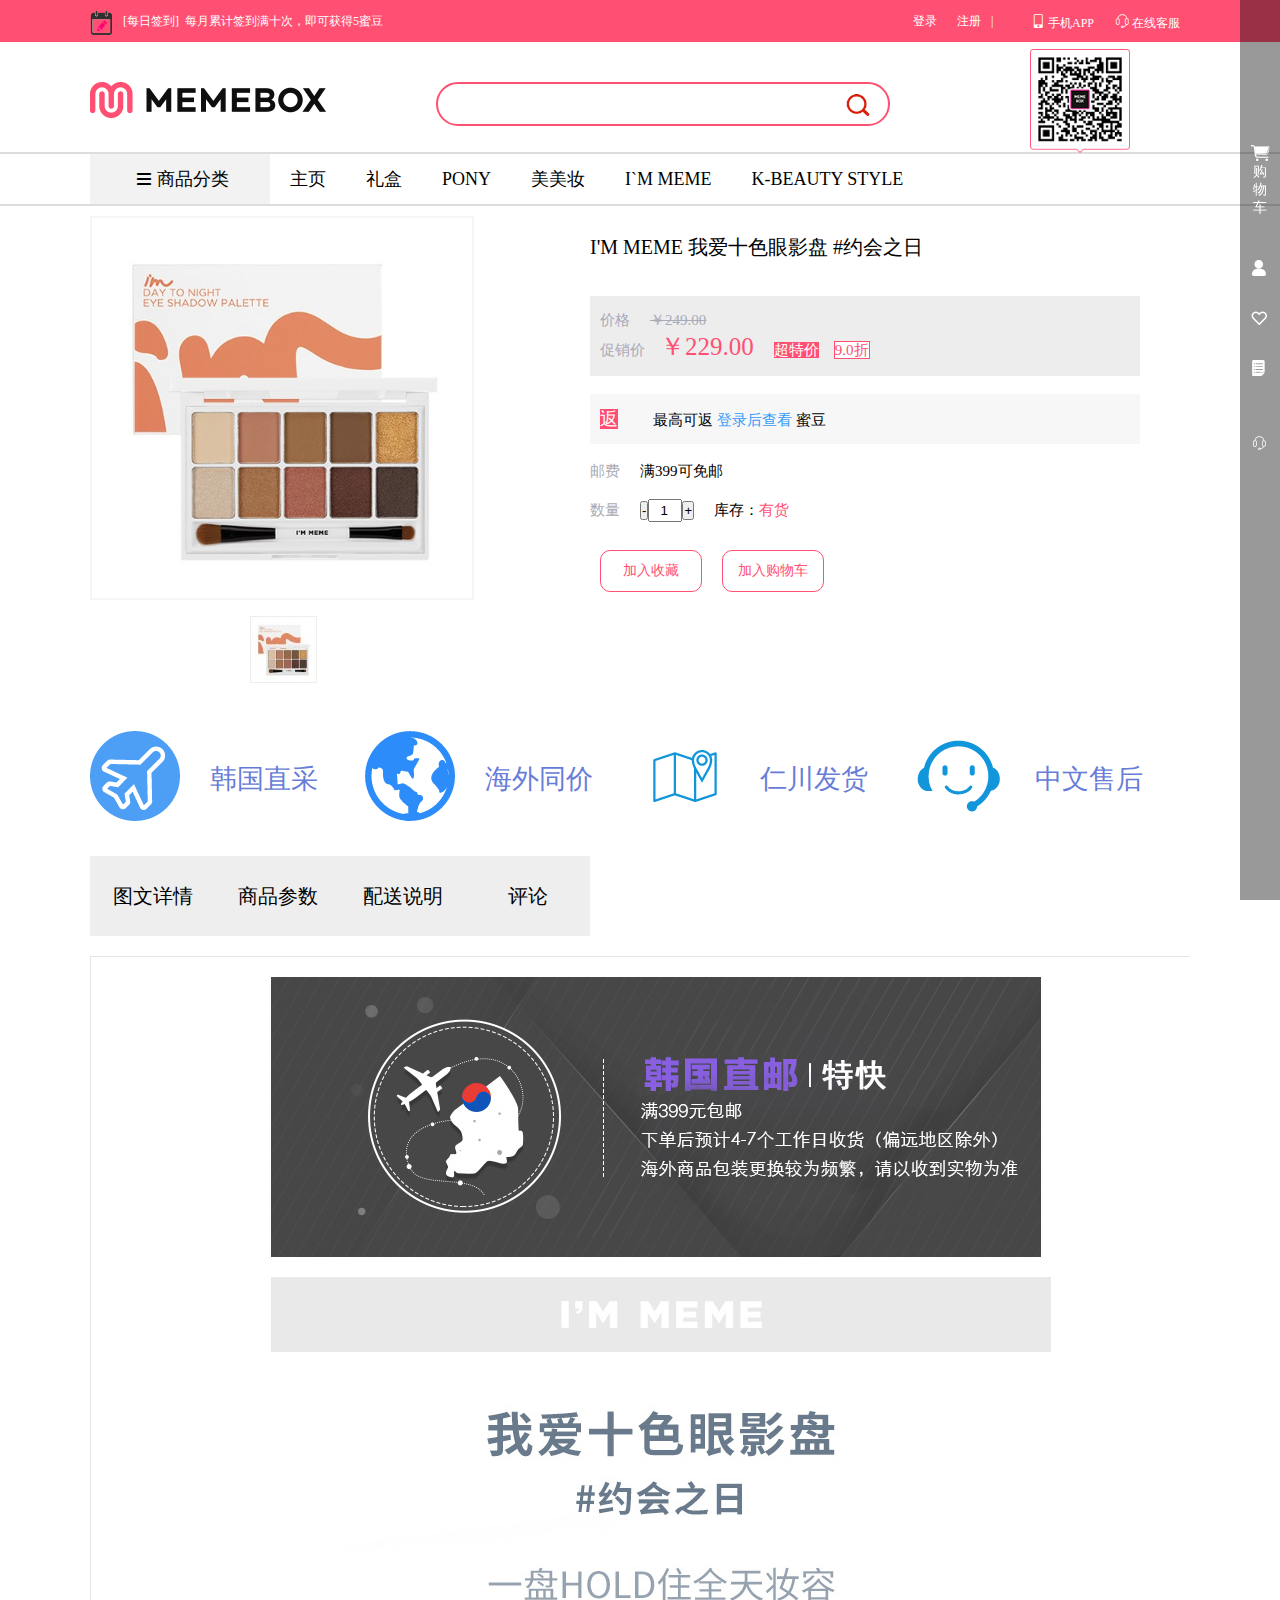
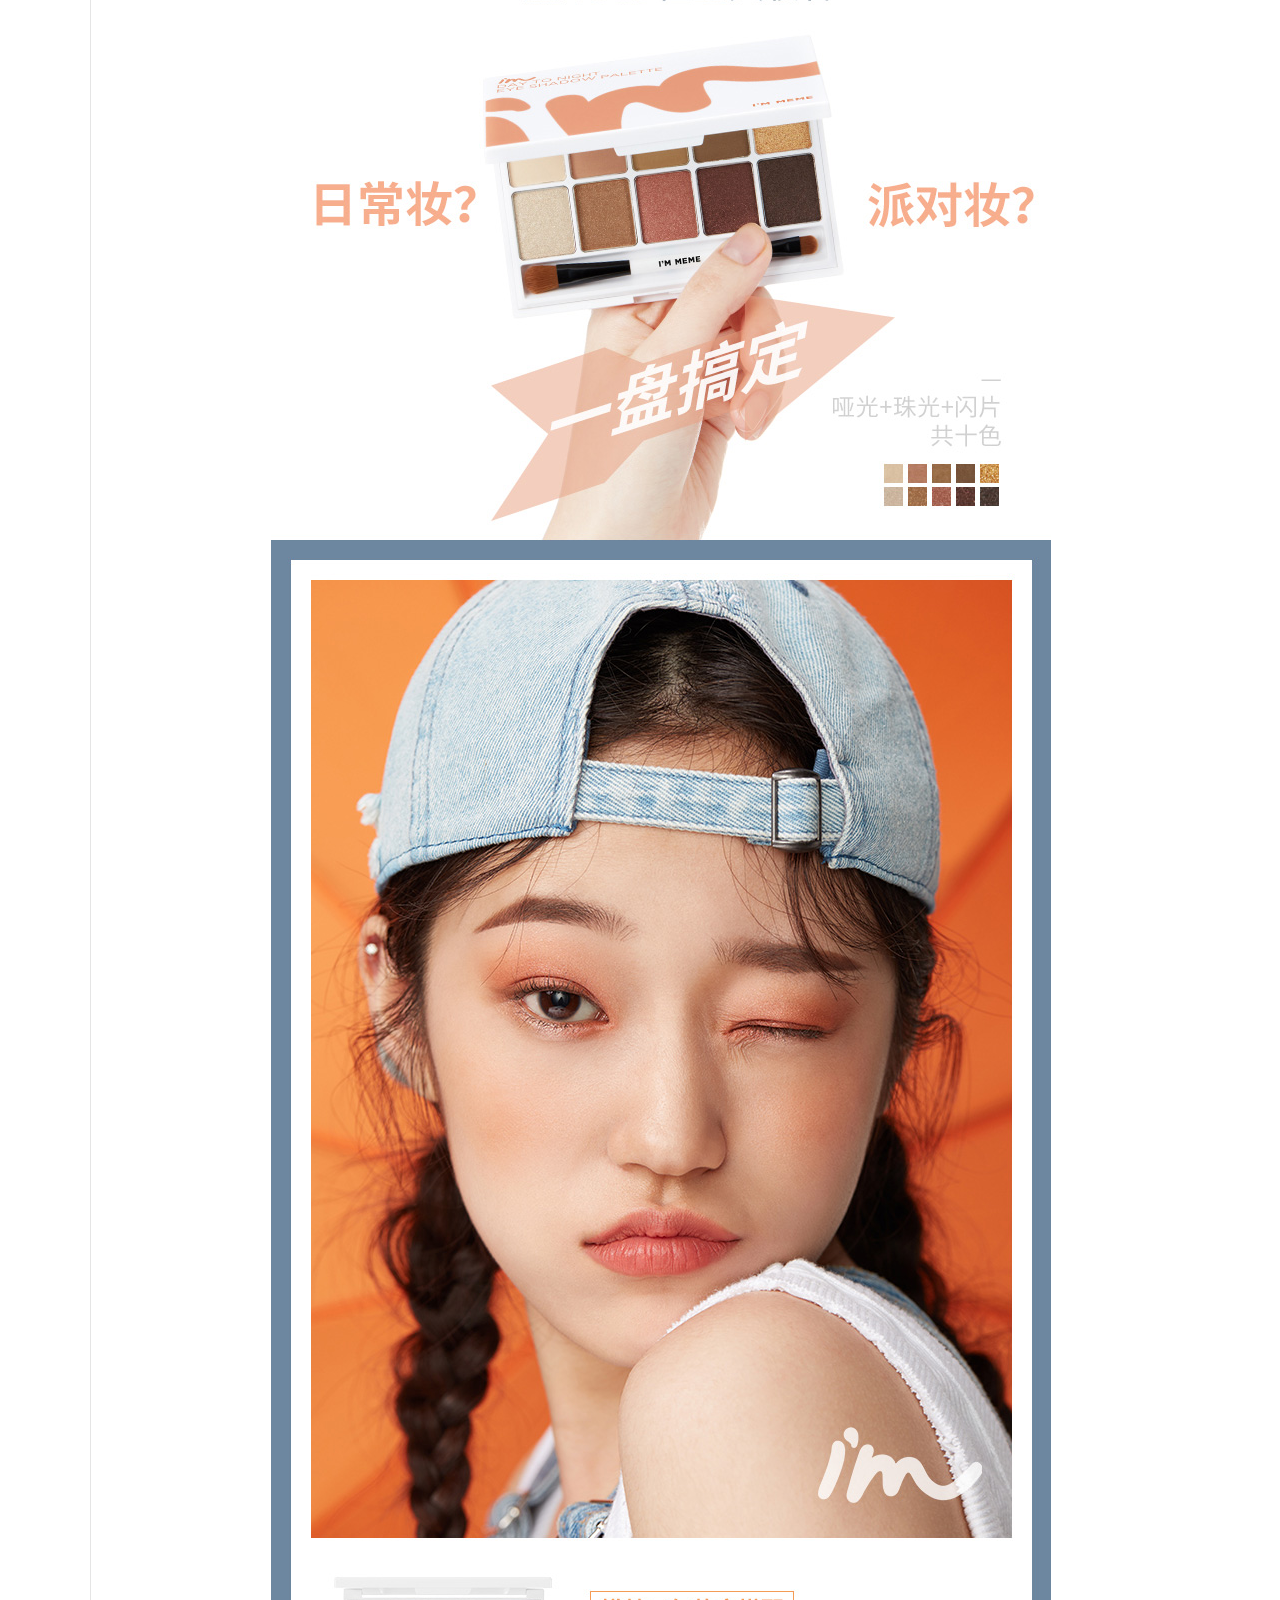
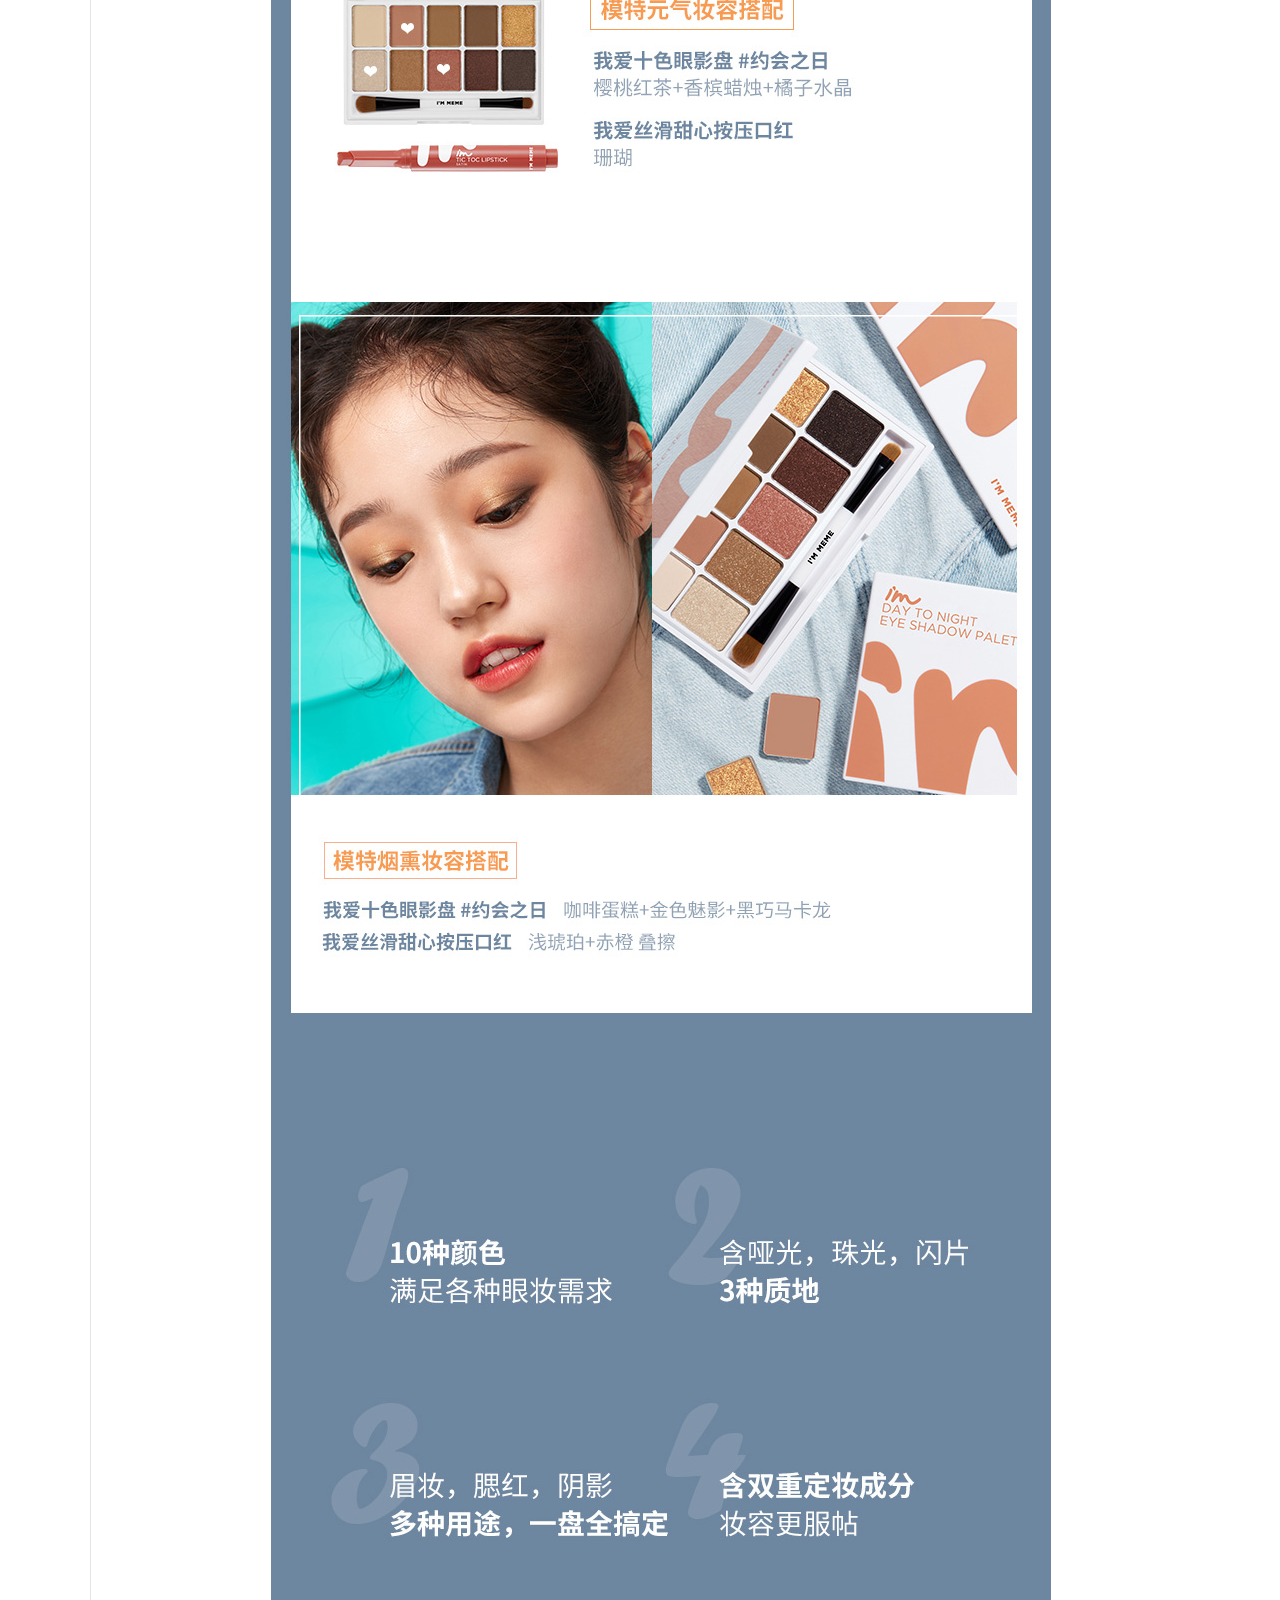
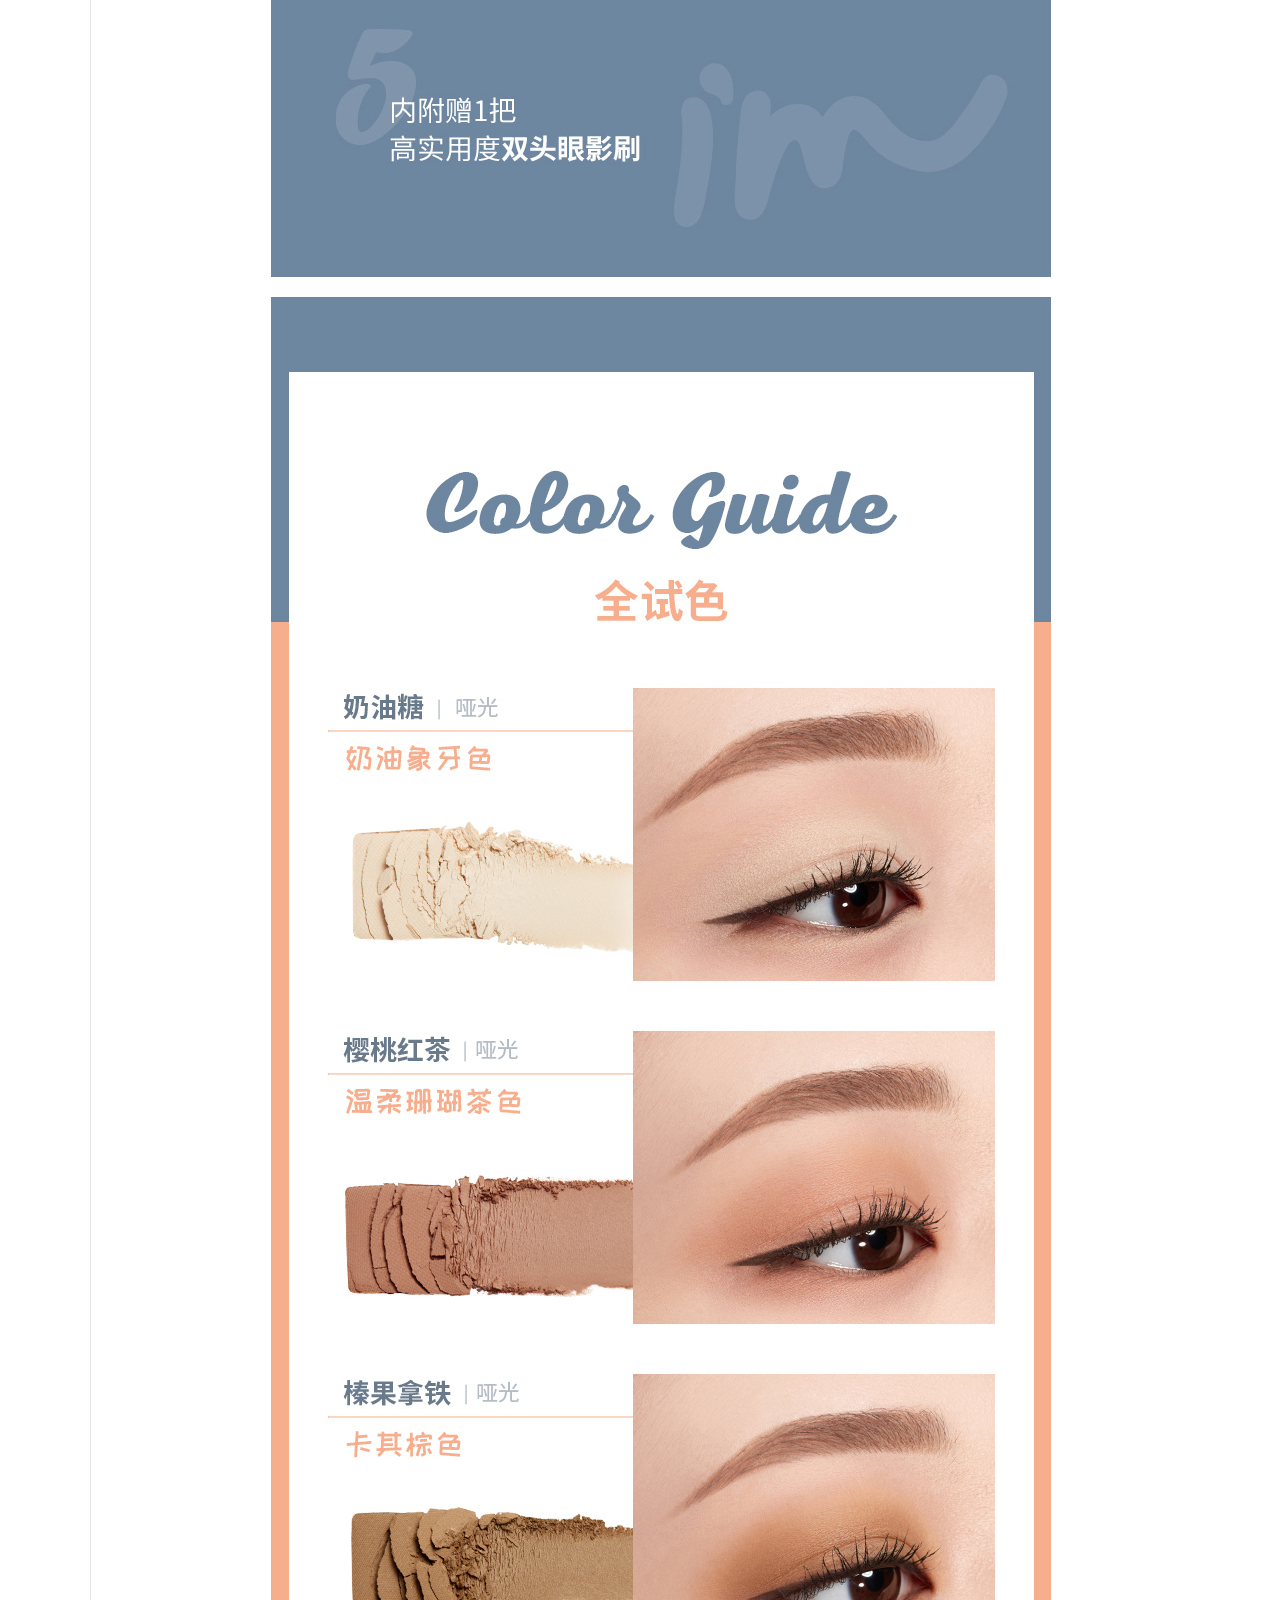
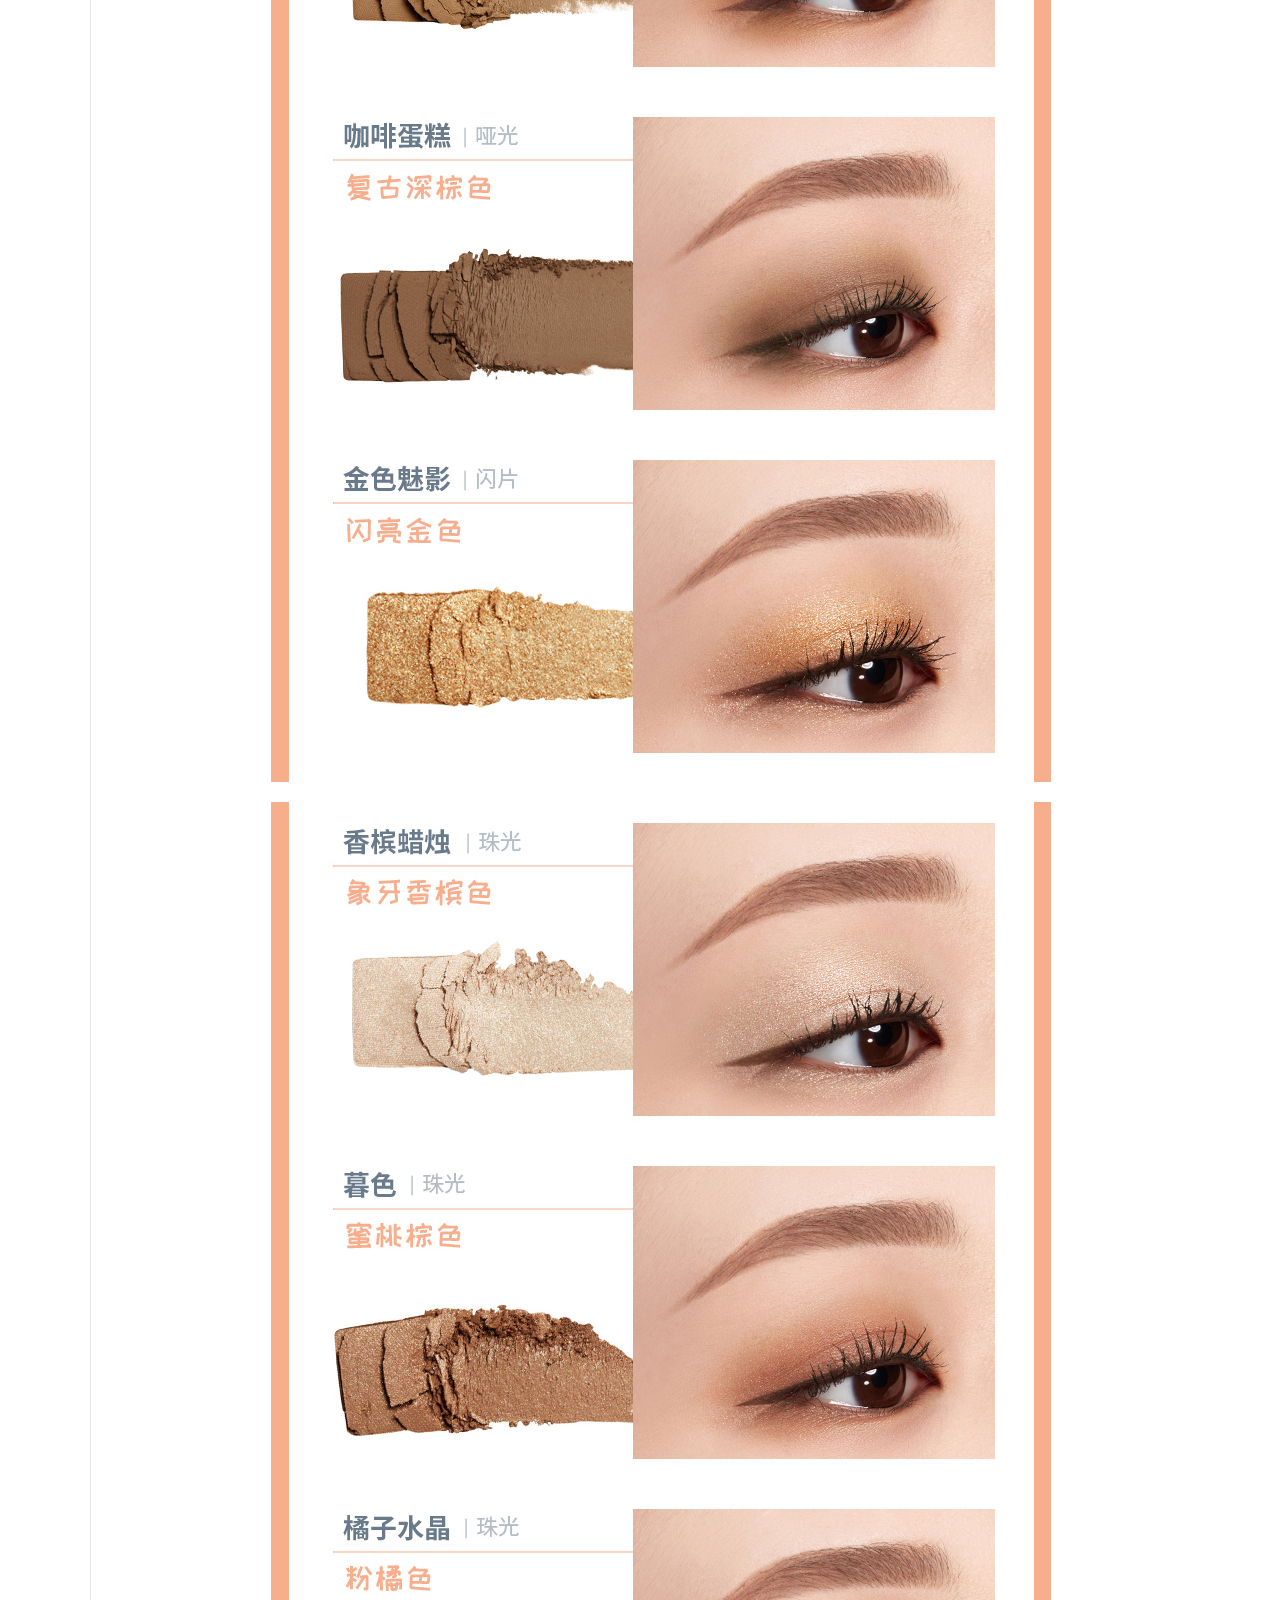
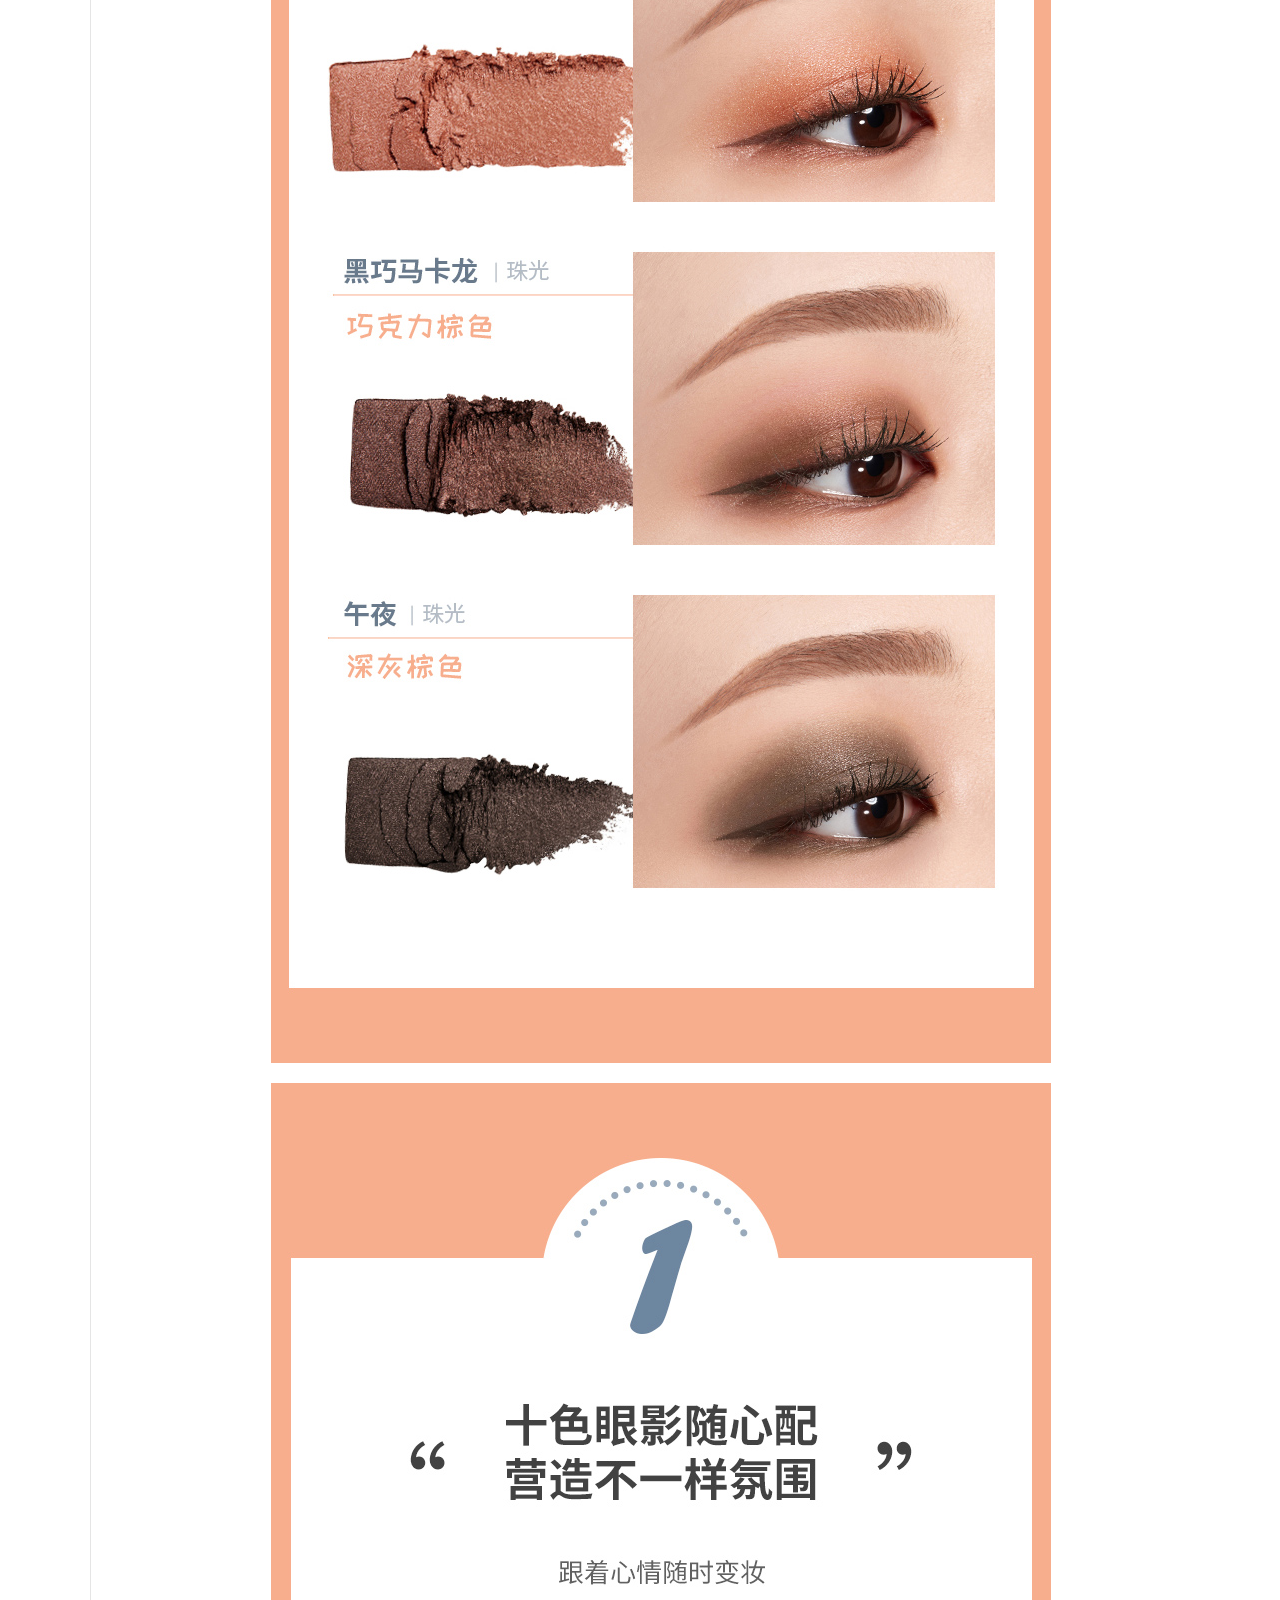
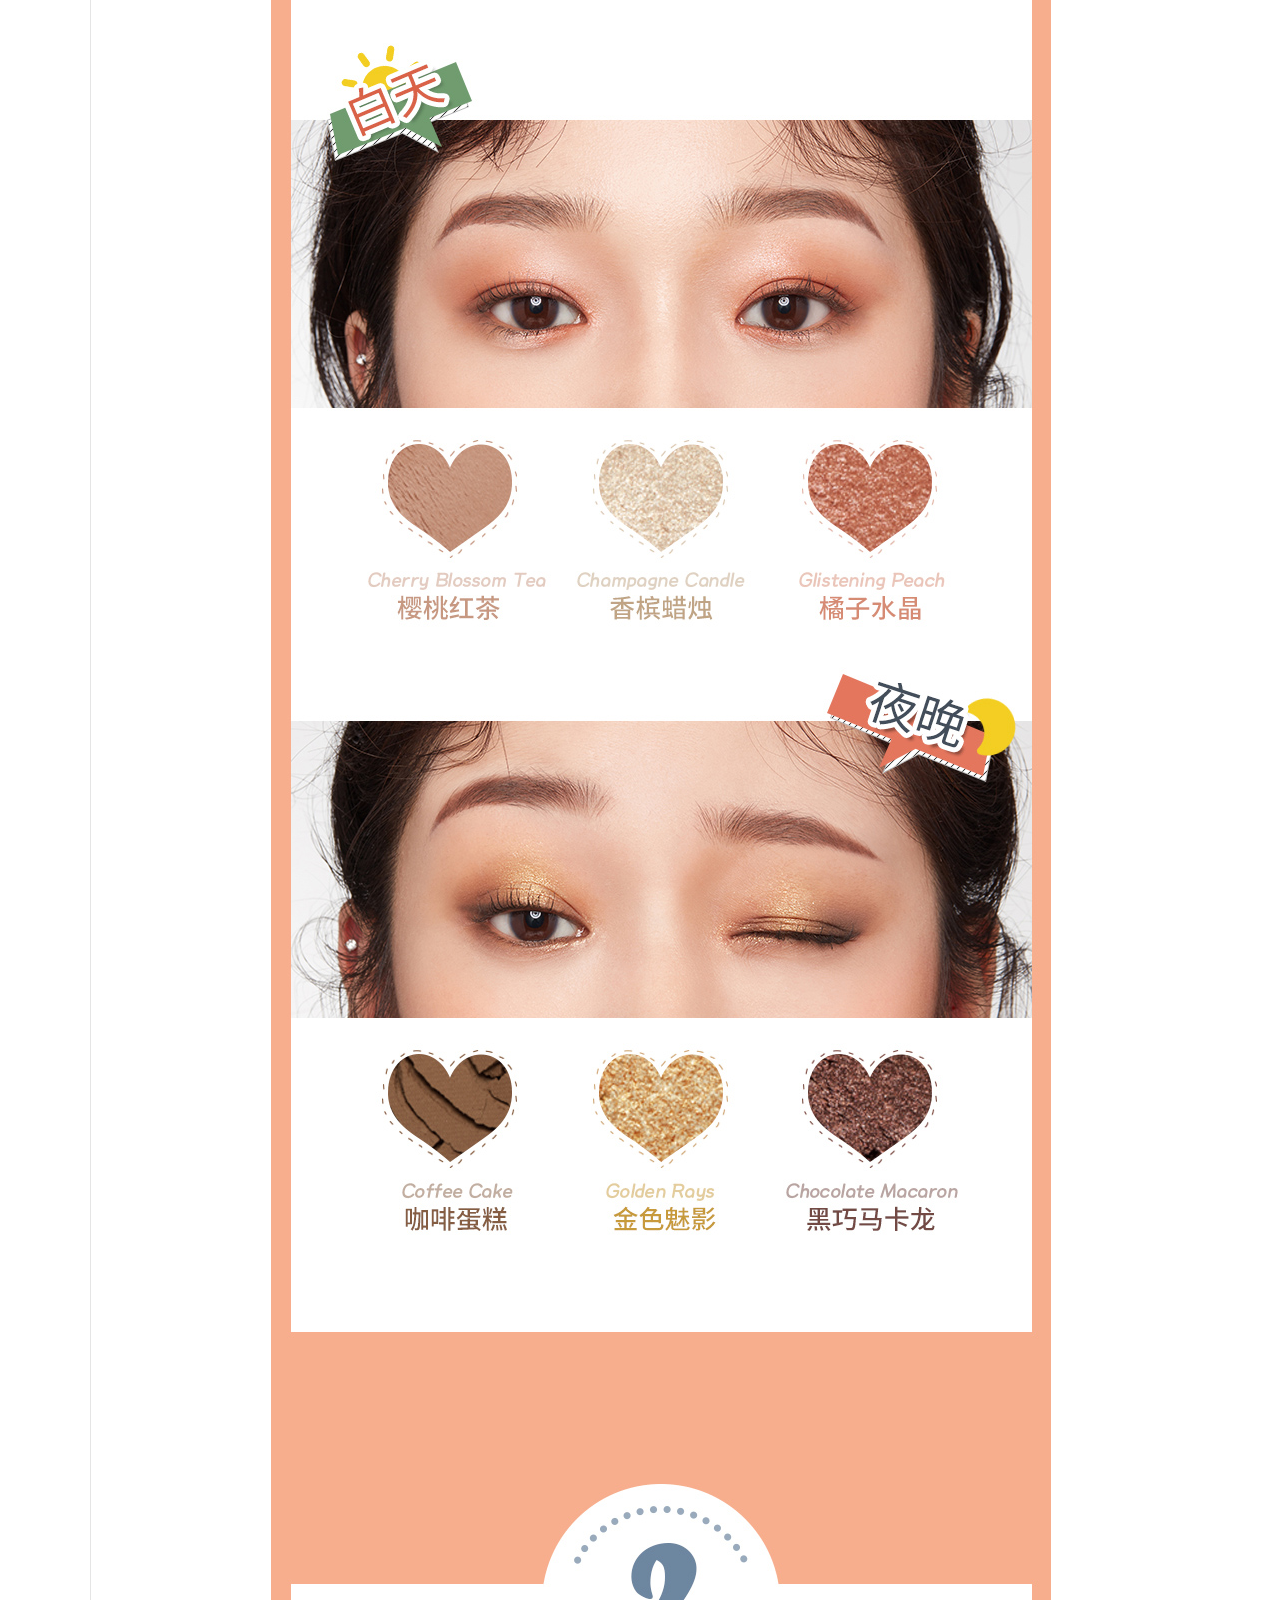
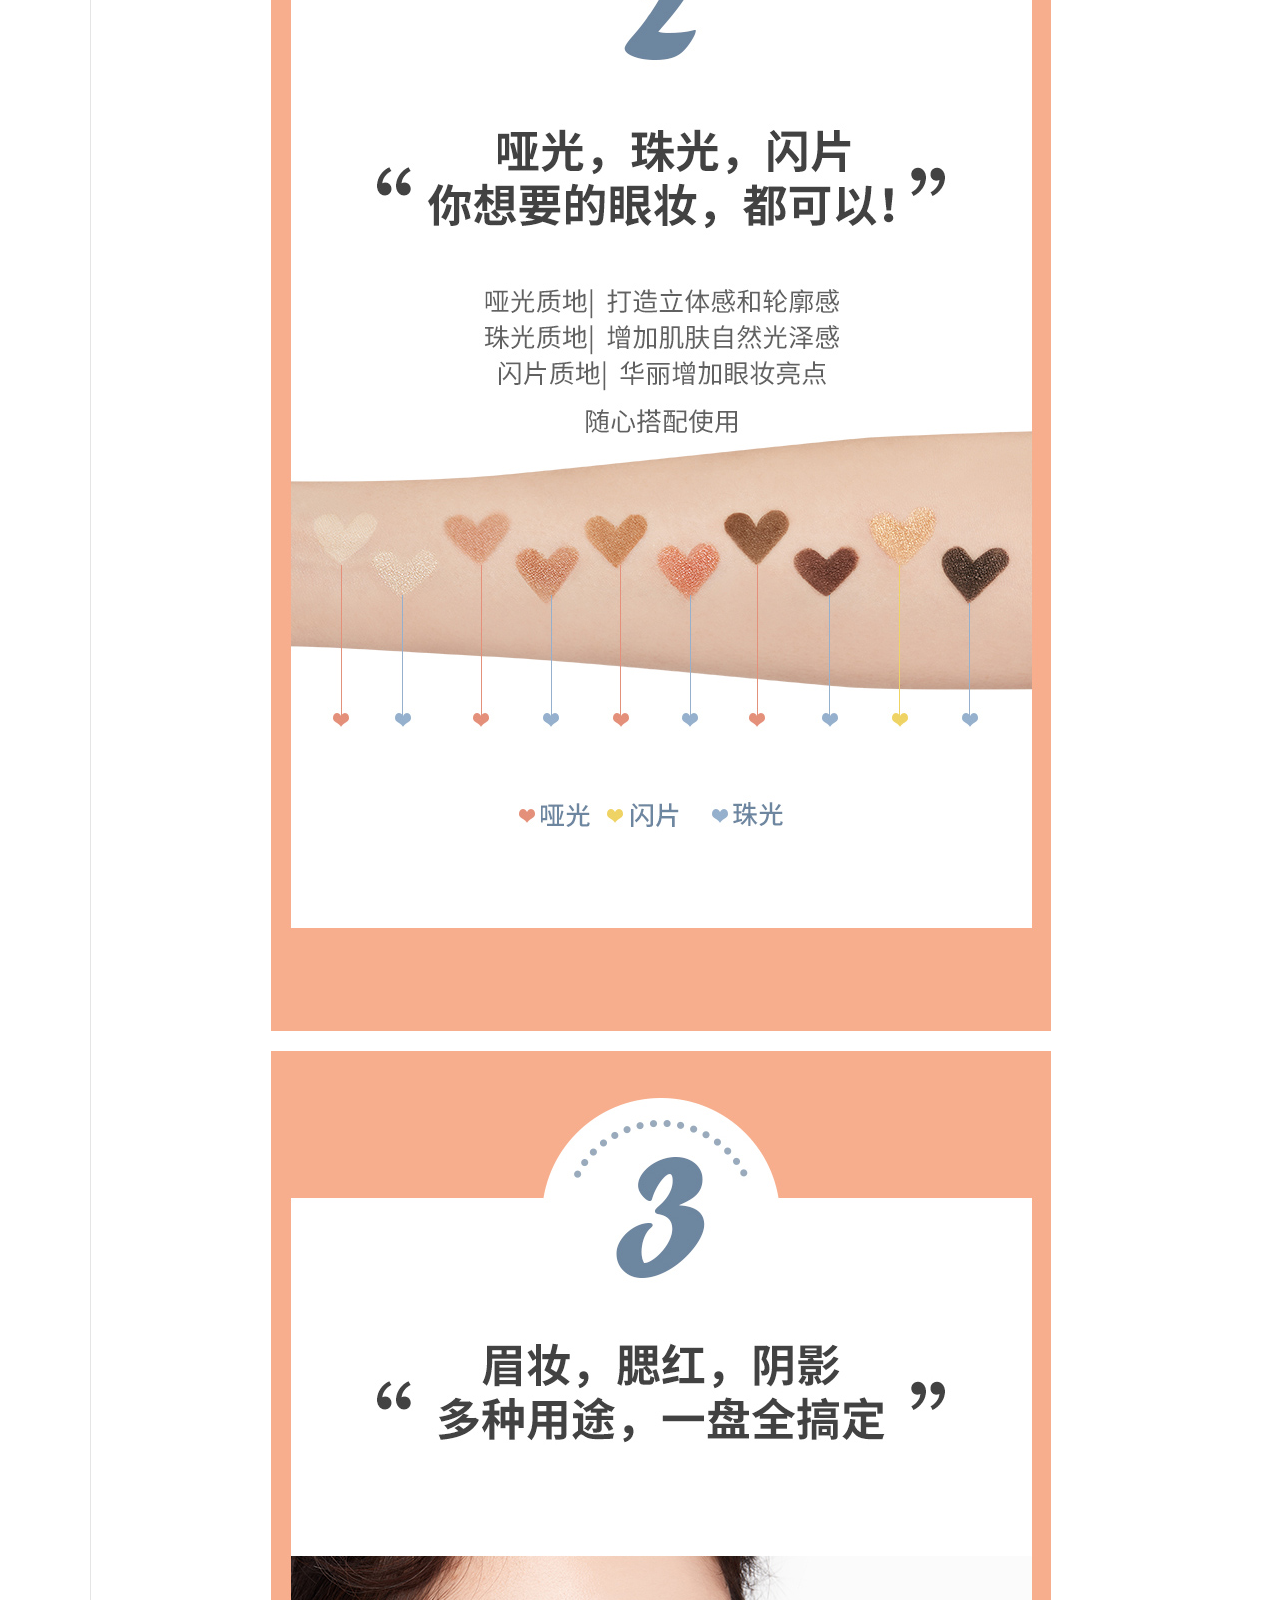
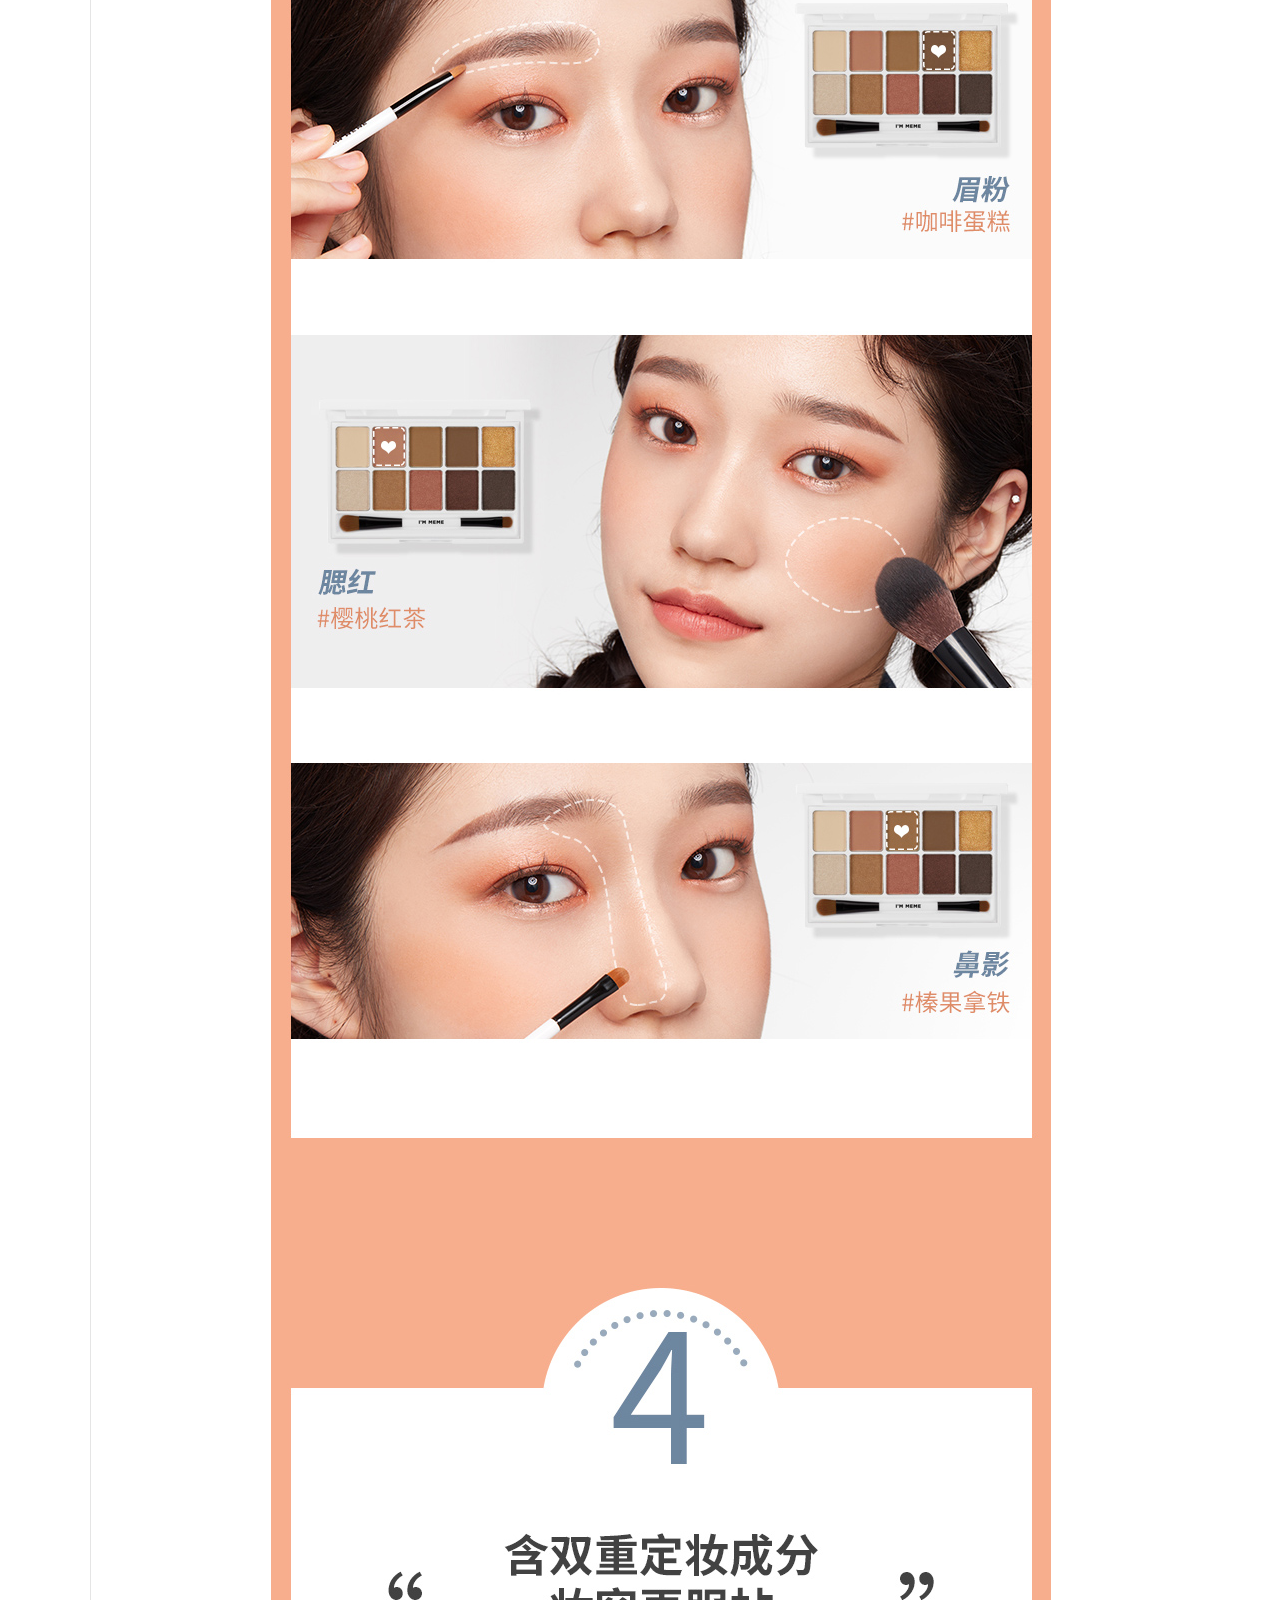
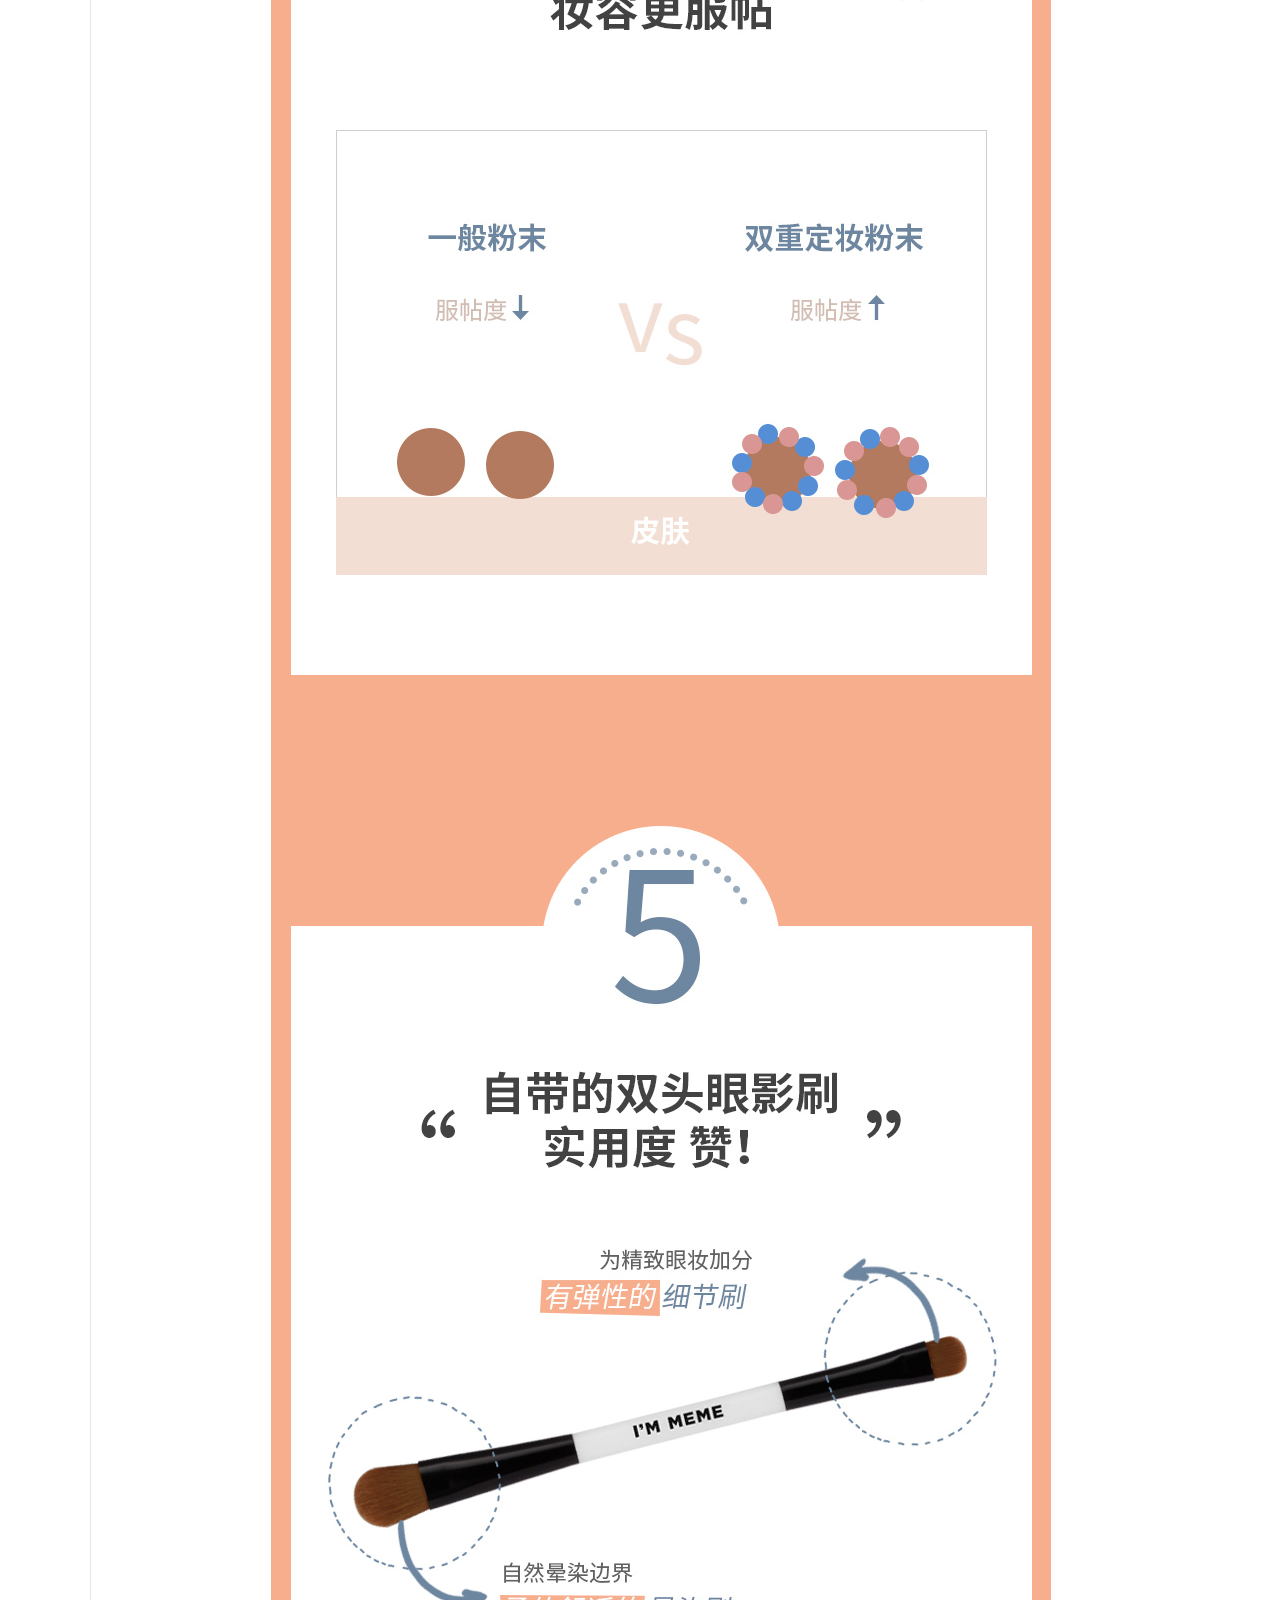
<file: 美美箱/minute.html>
<!DOCTYPE html>
<html>
	<head>
		<meta charset="UTF-8">
		<title></title>
		<link rel="stylesheet" type="text/css" href="font/iconfont.css"/>
		<link rel="stylesheet" type="text/css" href="css/minute.css"/>
	</head>
	<body>
		<div class="shopping"></div>
		<div class="gr">
			<p class="shopp">
				<i class="iconfont icon-ziyuan"></i>
				<span>购物车</span>
			</p>
			<p><i class="iconfont icon-yonghudianji" width: 20px;height: 20px;></i></p>
			<p><i class="iconfont icon-icowodeshoucang"></i></p>
			<p><i class="iconfont icon-wodedingdan"></i></p>
			<p><i class="iconfont icon-zaixiankefu"></i></p>
			<p id="top"><i class="iconfont icon-backtop"></i></p>
		</div>
		<div class="title_01">
			<div class="title">
				<div class="img10">
					<img src="img/5.png" width="23px" height="26px" />
				</div>
				<p class="sign">[每日签到]&nbsp; 每月累计签到满十次，即可获得5蜜豆</p>
				<p class="sign-left"><span><a href="entry.html">登录</a></span><span><a href="register.html">注册</a></span>|</p>
				<p class="sign-right"><span><i class="iconfont icon-shouji"></i>手机APP</span><span><i class="iconfont icon-zaixiankefu"></i>在线客服</span></p>
			</div>
		</div>
		<div class="search_01">
			<div class="search">
				<p><a href="index.html"><img src="img/8.png" class="img8"/></a></p>
					<input type="text" class="tet" />
					<input type="submit" class="sub" value=""/>
				<img src="img/13.png" class="img13" width="100px" height="104px"/>
			</div>
		</div>
		<div class="nav_01">
			<div class="nav">
				<p class="nav2"><i class="iconfont icon-fenlei"></i>商品分类</p>
				<ul class="zy">
					<li>主页</li>
					<li>礼盒</li>
					<li>PONY
						 <ul class="romve">
	                        <li class="remove">PONY EFFECT</li>
	                        <li>热卖排行榜</li>
	                        <li>PONY唇妆</li>
	                        <li>高颜值单品</li>
	                        <li>PONY底妆</li>
	                        <li>PONY EFFECT 热销产品</li>
	                        <li>真正魔方气垫的完成式</li>
	                        <li>pony 眼妆</li>
	                    </ul>
					</li>
					<li>美美妆
						<ul class="romve">
	                        <li class="remove">美美妆热销产品</li>
	                        <li>NOONI专区</li>
	                        <li>I'M MEME</li>
	                        <li >PONY EFFECT</li>
	                    </ul>
					</li>
					<li>I`M MEME
						<ul class="romve">
	                        <li class="remove">我爱眼妆</li>
	                        <li>我爱唇妆</li>
	                        <li>我爱底妆</li>
	                        <li>我爱面部彩妆</li>
	                        <li>我爱气垫</li>
	                        <li>我爱眉妆</li>
	                        <li>我爱清洁</li>
	                        <li>我爱美甲</li>
	                        <li>我爱工具</li>
	                        <li>套装礼盒</li>
	                        <li>新品速递</li>
	                        <li>我爱哑光甜心气垫唇釉</li>
	                        <li>我爱精致无暇肌</li>
	                        <li>我爱立体小v脸</li>
	                    </ul>
					</li>
					<li>K-BEAUTY STYLE</li>
				</ul>
			</div>
		</div>
		<div class="shopo">
			<div class="shop1">
				<div class="img" id="small">
					<img src="img/22 (9).jpg" width="380px" height="380px"/>
					<div id="mask"></div>
				</div>
				<img src="img/22 (8).jpg" class="img2" />
				<div id="big">
					<img src="img/22.jpg" class="bigImage"/>
				</div>
				<div class="meme">
					<p>I'M MEME 我爱十色眼影盘 #约会之日</p>
					<div class="money">
						<p>价格<span><s>￥249.00</s></span></p>
						<p>促销价<span>￥229.00</span><i>超特价</i><b>9.0折</b></p>
					</div>
					<div class="fan">
						<p><span>返</span>最高可返<a> 登录后查看</a> 蜜豆</p>
					</div>
					<p id="p">邮费<span>满399可免邮</span></p>
					<p id="p">数量<input type="button" value="-" id="but"/><input type="text" value="1" id="tet"/><input type="button" value="+"/><span>库存：<i>有货</i></span></p>
					<div class="goshop">
						<p><span >加入收藏</span><span ><a href="cart.html">加入购物车</a></span></p>
					</div>
				</div>
			</div>
		</div>
		<div class="font">
			<ul>
				<li><img src="img/hover.png"/><span>韩国直采</span></span></li>
				<li><img src="img/di.png"/><span>海外同价</span></li>
				<li><img src="img/zhi (1).png"/><span>仁川发货</span></li>
				<li><img src="img/ren (1).png"/><span>中文售后</span></li>
			</ul>
		</div>
		<div class="detail">
			<div class="xuan">
				<ul>
					<li>图文详情
						<div class="img5">
							<img src="img/22 (7).jpg" />
							<img src="img/22 (1).jpg" />
							<img src="img/22 (2).jpg" />
							<img src="img/22 (3).jpg" />
							<img src="img/22 (4).jpg" />
							<img src="img/22 (5).jpg" />
							<img src="img/22 (6).jpg" />
						</div>
					</li>
					<li>商品参数
						<div class="img4">
							
						</div>
					</li>
					<li>配送说明
						<!--<div class="img4">
							<p>1、本仓订单金额满399元包邮</p>
							<p>2、下单后预计4-7个工作日到货（偏远地区除外）；</p>
							<p>3、本仓商品提交订单后不可修改地址；</p>
							<p>4、若遇法定节假日或进出口海关清关，可能会影响收货时间，如有急用，请您谨慎考虑。</p>
						</div>-->
					</li>
					<li>评论</li>
				</ul>
			</div>
		</div>
		<div class="chang">
			<img src="img/33.jpg" width="1100px"/>
		</div>
		<div class="dd">
			<div class="zp">
				<dl>
					<dt><img src="img/4.png"/></dt>
					<dd>100%正品</dd>
				</dl>
				<dl>
					<dt><img src="img/6.png"/></dt>
					<dd>优质低价</dd>
				</dl>
				<dl>
					<dt><img src="img/1.png"/></dt>
					<dd>极速发货</dd>
				</dl>
				<dl class="dl">
					<dt><img src="img/9.png"/></dt>
					<dd>退换无忧</dd>
				</dl>
			</div>
		</div>
		<div class="ba">
			<div class="base">
				<div class="qq">
					<h4>关于我们</h4>
					<p>
						<img src="img/7.png" />
						<img src="img/12.png" />
						<img src="img/10.png" />
					</p>
				</div>
				<div class="txt">
					<ul>
						<h4>关于美美箱</h4>
						<li>美美全球</li>
						<li>品牌优势</li>
						<li>消费保障</li>
					</ul>
					<ul>
						<h4>帮助中心</h4>
						<li>常见问题</li>
						<li>账户相关</li>
						<li>包邮政策</li>
						<li>支付相关</li>
						<li>物流相关</li>
						<li>退换政策</li>
					</ul>
					<ul>
						<h4>服务协议</h4>
						<li>服务协议</li>
						<li>个人网申协议</li>
						<li>隐私协议</li>
					</ul>
					<ul>
						<h4>联系我们</h4>
						<li>商务合作</li>
						<li>分销合作</li>
						<li>加入我们</li>
					</ul>
				</div>
			</div>
		</div>
		<div class="phone_01">
			<div class="phone">
				<h4>联系客服</h4>
				<p>客服时间 : 周一~周五(9:00 - 21:00) &nbsp;&nbsp;&nbsp;客服热线: 400-720-9967 &nbsp;&nbsp;&nbsp;客服邮箱 :kf@memeboxglobal.com</p>
			</div>
		</div>
		<div class="tal_01">
			<div class="tal">
				<p><span>© 2015 Memebox Corporation. All Rights Reserved.</span> <span><img src="img/0 (1).gif" width="40px" height="40px"/> 蜜米柏克思（上海）商贸有限公司 上海市杨浦区政立路415号中航天盛广场A座6楼 沪ICP备14043341号</span> 营业执照</p>
			</div>
		</div>
	</body>
</html>
<script src="js/jquery-1.11.3.js"></script> 
<script type="text/javascript">
window.onscroll=function(){
	var sTop=document.documentElement.scrollTop || document.body.scrollTop;
	if(sTop>50){
		$('#top').css('display','block');
	}else{
		$('#top').css('display','none');
	}
}
$('#top').click(function(){
	document.documentElement.scrollTop=0;
})

//横排选项
$('.zy li').each(function(index,value){
	$(value).mouseenter(function(){
		$(this).siblings().find('.romve').hide();
		$(this).find('.romve').show();
	})
	$(value).mouseleave(function(){
		$(this).find('.romve').hide();
	})
})
$('.xuan li').each(function(index,value){
	$(value).click(function(){
		$(this).siblings().find('.img5').hide();
		$(this).find('.img5').show();
	})
})

$("#small").mouseover(function(){
	$("#big").show();
	$("#mask").show();
})
$("#small").mouseout(function(){
	$("#big").hide();
	$("#mask").hide();
})
$("#small").mousemove(function(evt){
	var e = evt || event;
	var x = e.pageX - $("#small").offset().left - $("#mask").width()/2;
	var y = e.pageY - $("#small").offset().top - $("#mask").height()/2;
	var mx = $("#small").width()  - $("#mask").width();
	var my = $("#small").height()  - $("#mask").height();
	
	//边界处理
	x = x<=0 ? 0 : x>=mx ? mx : x;
	y = y<=0 ? 0 : y>=my ? my : y;
	
	//大图宽度/小图宽度 = 大图偏移 / mask的偏移
	var bigImageX = -x * $(".bigImage").width() / $("#small").width();
	var bigImageY = -y * $(".bigImage").height() / $("#small").height();
	$("#mask").css({
		"left":x + "px",
		"top":y+"px"
	})
	$(".bigImage").css({
		"left" : bigImageX+"px",
		"top" : bigImageY+"px"
	})
})
</script>
</file>
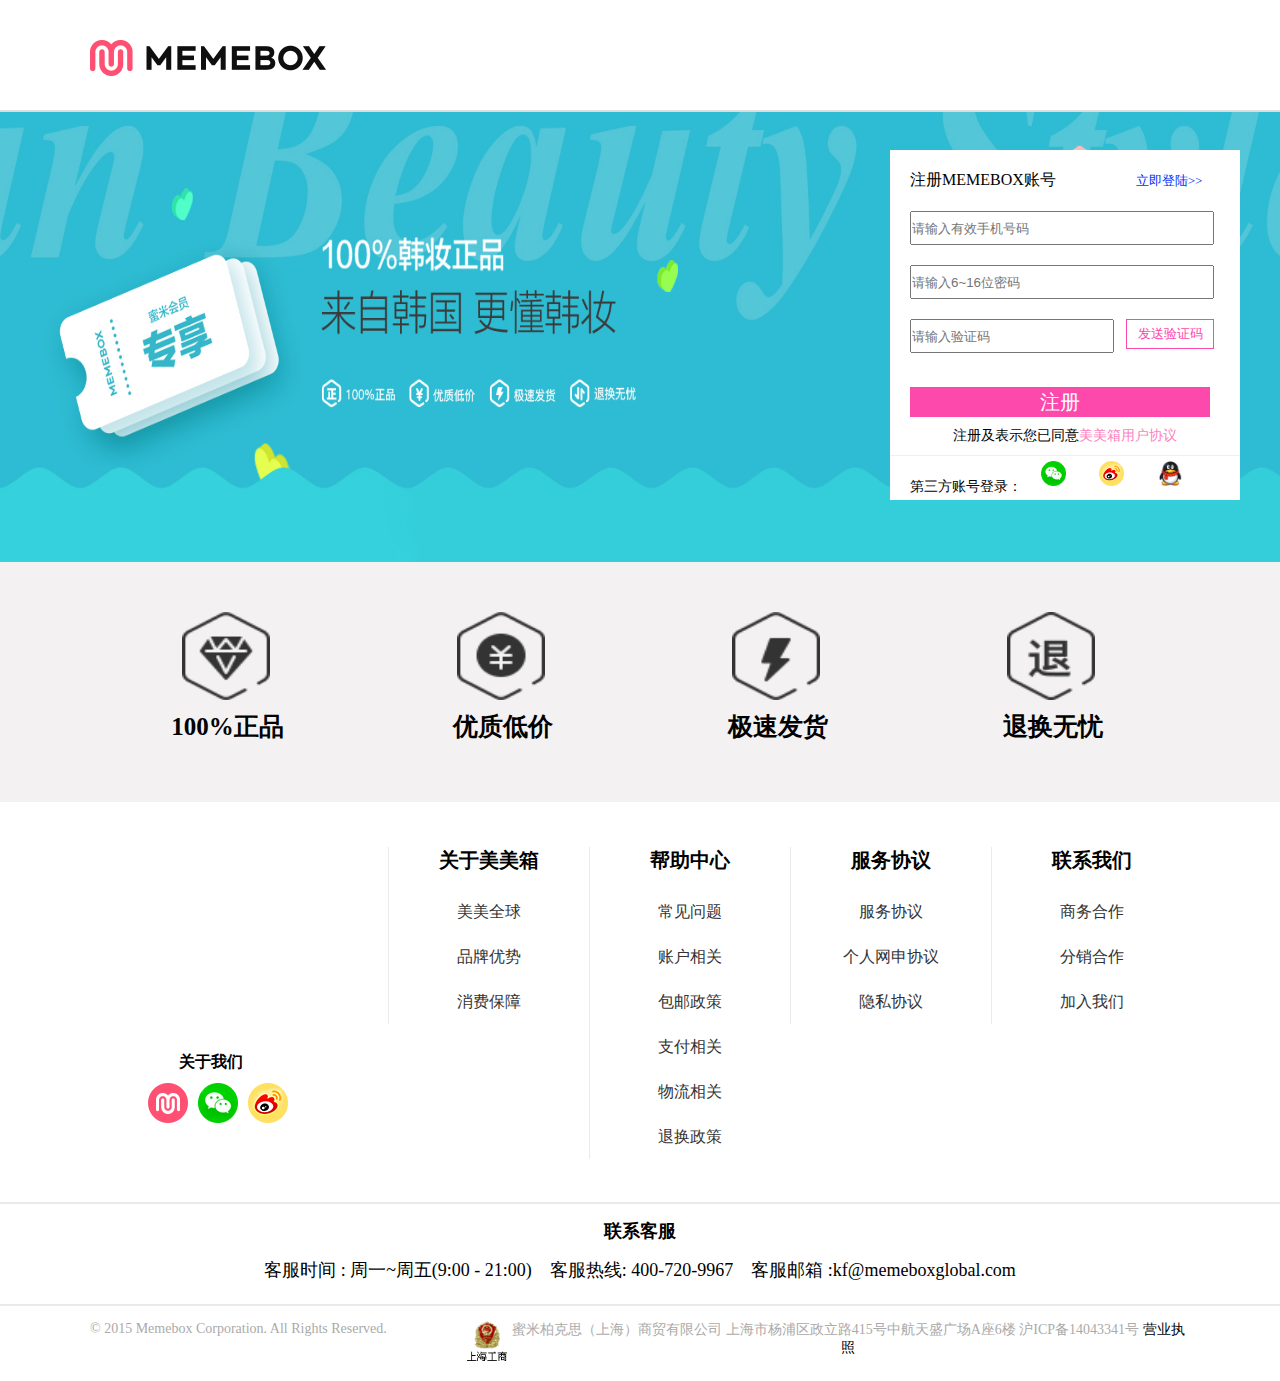
<file: 美美箱/register.html>
<!DOCTYPE html>
<html>
	<head>
		<meta charset="UTF-8">
		<title></title>
		<link rel="stylesheet" type="text/css" href="css/register.css"/>
	</head>
	<body>
		<div class="search_01">
			<div class="search">
				<p><a href="index.html"><img src="img/8.png" class="img8"/></a></p>
			</div>
		</div>
		<div class="back">
			<img src="img/PC_.jpg" />
		</div>
		<div class="register">
			<form>
				<p class="p2">注册MEMEBOX账号<a href="entry.html">立即登陆>></a></p>
				<p><input type="text" placeholder="请输入有效手机号码" id="tet"/></p>
				<span id="sp1"></span>
				<p><input type="password" placeholder="请输入6~16位密码" id="pass"/></p>
				<span id="sp2"></span>
				<p><input type="text" placeholder="请输入验证码" class="text" id="text"/><input type="button" class="sp" value="发送验证码" id="sp"/></p>
				<span id="sp3"></span>
				<span id="sp4"></span>
				
				<p class="p3"><input type="button" value="注册" class="sub" id="sub"/></p>
				<p class="p1">注册及表示您已同意<span>美美箱用户协议</span></p>
			</form>
			<div class="b1">
				<p><span>第三方账号登录：</span>
				<img src="img/12.png" width="25px" height="25px" />
				<img src="img/10.png" width="25px" height="25px"/>
				<img src="img/000.jpg" width="25px" height="25px"/>
				</p>
			</div>
		</div>
		<div class="dd">
			<div class="zp">
				<dl>
					<dt><img src="img/4.png"/></dt>
					<dd>100%正品</dd>
				</dl>
				<dl>
					<dt><img src="img/6.png"/></dt>
					<dd>优质低价</dd>
				</dl>
				<dl>
					<dt><img src="img/1.png"/></dt>
					<dd>极速发货</dd>
				</dl>
				<dl class="dl">
					<dt><img src="img/9.png"/></dt>
					<dd>退换无忧</dd>
				</dl>
			</div>
		</div>
		<div class="ba">
			<div class="base">
				<div class="qq">
					<h4>关于我们</h4>
					<p>
						<img src="img/7.png" />
						<img src="img/12.png" />
						<img src="img/10.png" />
					</p>
				</div>
				<div class="txt">
					<ul>
						<h4>关于美美箱</h4>
						<li>美美全球</li>
						<li>品牌优势</li>
						<li>消费保障</li>
					</ul>
					<ul>
						<h4>帮助中心</h4>
						<li>常见问题</li>
						<li>账户相关</li>
						<li>包邮政策</li>
						<li>支付相关</li>
						<li>物流相关</li>
						<li>退换政策</li>
					</ul>
					<ul>
						<h4>服务协议</h4>
						<li>服务协议</li>
						<li>个人网申协议</li>
						<li>隐私协议</li>
					</ul>
					<ul>
						<h4>联系我们</h4>
						<li>商务合作</li>
						<li>分销合作</li>
						<li>加入我们</li>
					</ul>
				</div>
			</div>
		</div>
		<div class="phone_01">
			<div class="phone">
				<h4>联系客服</h4>
				<p>客服时间 : 周一~周五(9:00 - 21:00) &nbsp;&nbsp;&nbsp;客服热线: 400-720-9967 &nbsp;&nbsp;&nbsp;客服邮箱 :kf@memeboxglobal.com</p>
			</div>
		</div>
		<div class="tal_01">
			<div class="tal">
				<p><span>© 2015 Memebox Corporation. All Rights Reserved.</span> <span><img src="img/0 (1).gif" width="40px" height="40px"/> 蜜米柏克思（上海）商贸有限公司 上海市杨浦区政立路415号中航天盛广场A座6楼 沪ICP备14043341号</span> 营业执照</p>
			</div>
		</div>
	</body>
	<script src="js/jquery-1.11.3.js"></script>
	<!--<script src="js/cookie.js"></script>--> 
	<script >
		$('.sub').click(function(){
			var uname=$('#tet').val();
			var upwd=$('#pass').val();
			var now=new Date();
			now.setDate(now.getDate()+3000);
			document.cookie="name="+uname+";expires="+now+";path=/";
			document.cookie="pwd="+upwd+";expires="+now+";path=/";
			location.href="entry.html";
			if(flagNume && flagPwd && flagAuth){
				alert("注册成功");
				return true;
			}else{
				alert("注册失败")
				return false;
			}
		})
		var flagNume=null;
		$('#tet').blur(function(){
			var reg=/^1\d{10}$/;
			var uname=$(this).val();
			if(reg.test(uname)){
				$('#sp1').html("正确");
				flagNume=true;
			}else{
				$('#sp1').html("请输入有效手机号");
				flagNume=false;
			}
		})
		var flagPwd=null;
		$('#pass').blur(function(){
			var reg=/^.{6,16}$/;
			var upwd=$(this).val();
			if(reg.test(upwd)){
				$('#sp2').html("正确");
				flagPwd=true;
			}else{
				$('#sp2').html("请输入6~16位密码");
				flagPwd=false;
			}
		})
		var flagAuth=null;
		$('.sp').click(function(){
			$('#sp4').html(ma());
			$('#text').blur(function(){
				var auth=$('#text').val();
				if(auth==$('#sp4').html()){
					$('#sp3').html("正确");
					flagAuth=true;
				}else{
					$('#sp3').html("验证码错误");
					flagAuth=false;
				}
			})
		})
		function ma(){
			var str="0123456789";
			var arr="";
			for(var i=0;i<6;i++){
				arr+=str.charAt(rand(0,9))
			}
			return arr;
		}
		function rand(min,max){
			return Math.round(Math.random()*(max-min)+min);
		}
	</script>
</html>
</file>
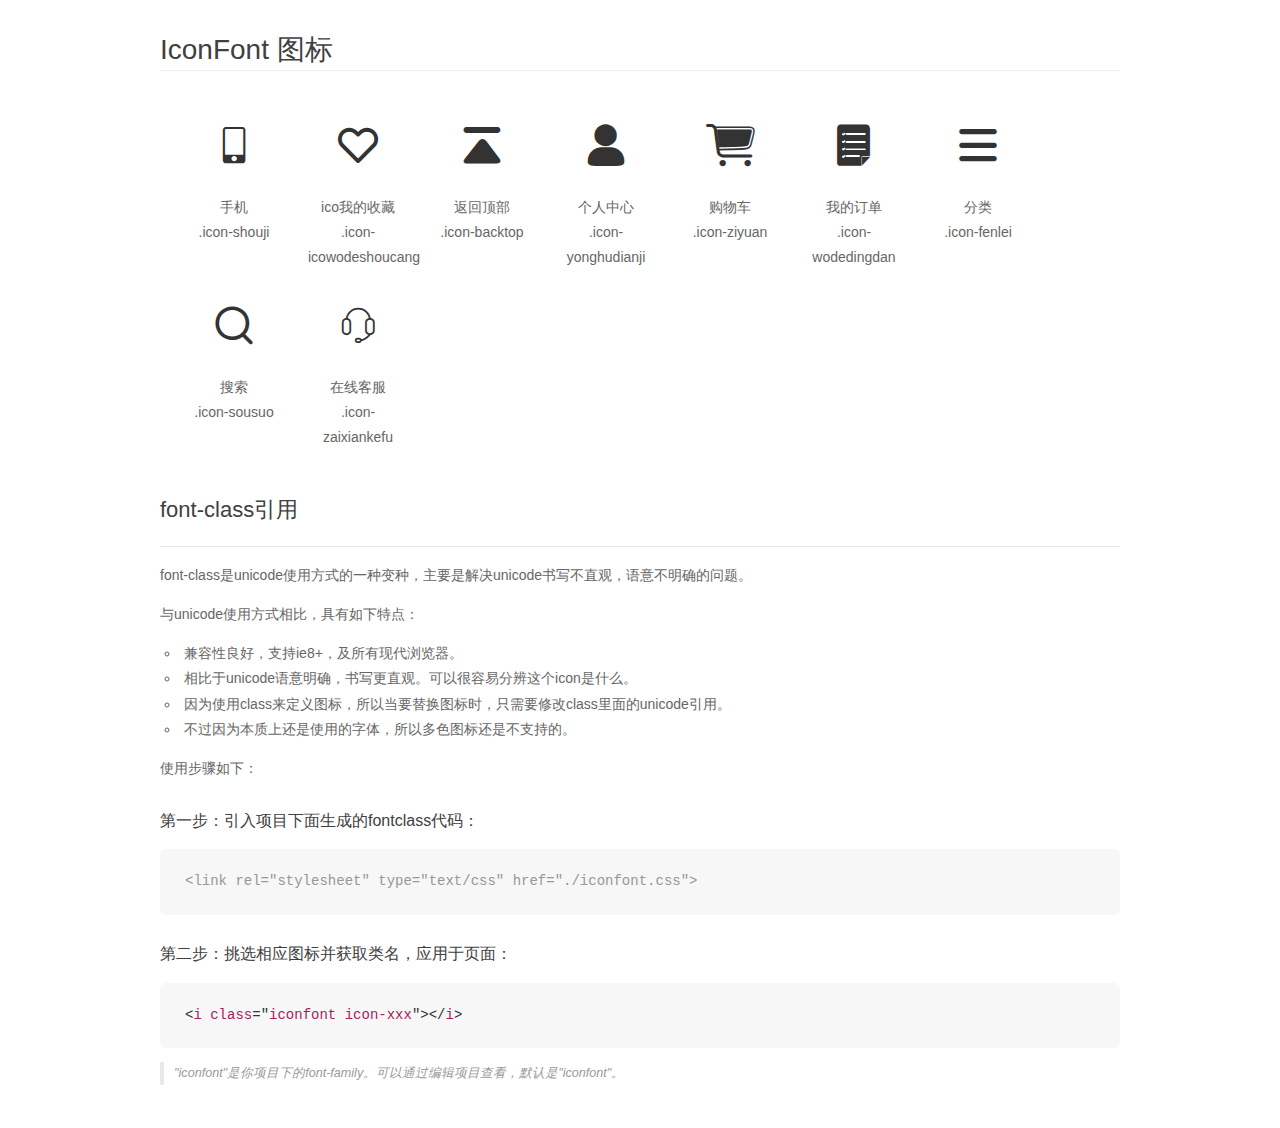
<file: 美美箱/font/demo_fontclass.html>
<!DOCTYPE html>
<html>
<head>
    <meta charset="utf-8"/>
    <title>IconFont</title>
    <link rel="stylesheet" href="demo.css">
    <link rel="stylesheet" href="iconfont.css">
</head>
<body>
    <div class="main markdown">
        <h1>IconFont 图标</h1>
        <ul class="icon_lists clear">
            
                <li>
                <i class="icon iconfont icon-shouji"></i>
                    <div class="name">手机</div>
                    <div class="fontclass">.icon-shouji</div>
                </li>
            
                <li>
                <i class="icon iconfont icon-icowodeshoucang"></i>
                    <div class="name">ico我的收藏</div>
                    <div class="fontclass">.icon-icowodeshoucang</div>
                </li>
            
                <li>
                <i class="icon iconfont icon-backtop"></i>
                    <div class="name">返回顶部</div>
                    <div class="fontclass">.icon-backtop</div>
                </li>
            
                <li>
                <i class="icon iconfont icon-yonghudianji"></i>
                    <div class="name">个人中心</div>
                    <div class="fontclass">.icon-yonghudianji</div>
                </li>
            
                <li>
                <i class="icon iconfont icon-ziyuan"></i>
                    <div class="name">购物车</div>
                    <div class="fontclass">.icon-ziyuan</div>
                </li>
            
                <li>
                <i class="icon iconfont icon-wodedingdan"></i>
                    <div class="name">我的订单</div>
                    <div class="fontclass">.icon-wodedingdan</div>
                </li>
            
                <li>
                <i class="icon iconfont icon-fenlei"></i>
                    <div class="name">分类</div>
                    <div class="fontclass">.icon-fenlei</div>
                </li>
            
                <li>
                <i class="icon iconfont icon-sousuo"></i>
                    <div class="name">搜索</div>
                    <div class="fontclass">.icon-sousuo</div>
                </li>
            
                <li>
                <i class="icon iconfont icon-zaixiankefu"></i>
                    <div class="name">在线客服</div>
                    <div class="fontclass">.icon-zaixiankefu</div>
                </li>
            
        </ul>

        <h2 id="font-class-">font-class引用</h2>
        <hr>

        <p>font-class是unicode使用方式的一种变种，主要是解决unicode书写不直观，语意不明确的问题。</p>
        <p>与unicode使用方式相比，具有如下特点：</p>
        <ul>
        <li>兼容性良好，支持ie8+，及所有现代浏览器。</li>
        <li>相比于unicode语意明确，书写更直观。可以很容易分辨这个icon是什么。</li>
        <li>因为使用class来定义图标，所以当要替换图标时，只需要修改class里面的unicode引用。</li>
        <li>不过因为本质上还是使用的字体，所以多色图标还是不支持的。</li>
        </ul>
        <p>使用步骤如下：</p>
        <h3 id="-fontclass-">第一步：引入项目下面生成的fontclass代码：</h3>


        <pre><code class="lang-js hljs javascript"><span class="hljs-comment">&lt;link rel="stylesheet" type="text/css" href="./iconfont.css"&gt;</span></code></pre>
        <h3 id="-">第二步：挑选相应图标并获取类名，应用于页面：</h3>
        <pre><code class="lang-css hljs">&lt;<span class="hljs-selector-tag">i</span> <span class="hljs-selector-tag">class</span>="<span class="hljs-selector-tag">iconfont</span> <span class="hljs-selector-tag">icon-xxx</span>"&gt;&lt;/<span class="hljs-selector-tag">i</span>&gt;</code></pre>
        <blockquote>
        <p>"iconfont"是你项目下的font-family。可以通过编辑项目查看，默认是"iconfont"。</p>
        </blockquote>
    </div>
</body>
</html>
</file>
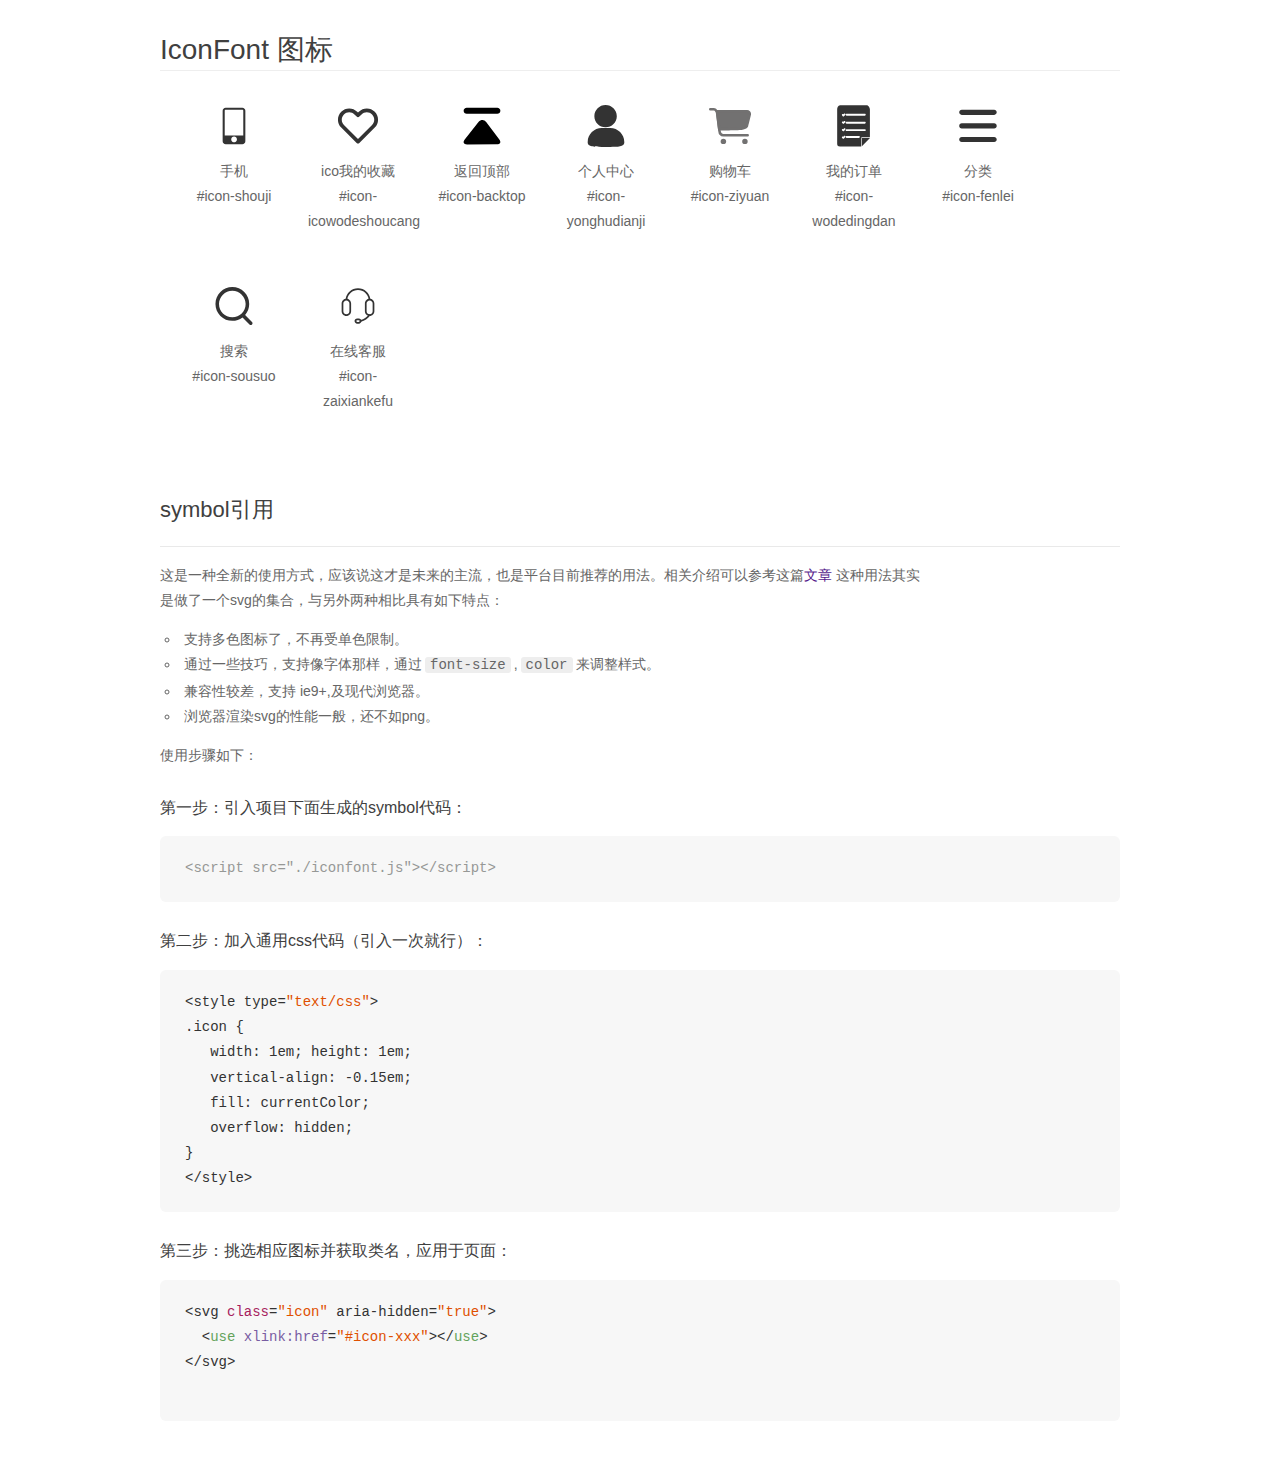
<file: 美美箱/font/demo_symbol.html>
<!DOCTYPE html>
<html>
<head>
    <meta charset="utf-8"/>
    <title>IconFont</title>
    <link rel="stylesheet" href="demo.css">
    <script src="iconfont.js"></script>

    <style type="text/css">
        .icon {
          /* 通过设置 font-size 来改变图标大小 */
          width: 1em; height: 1em;
          /* 图标和文字相邻时，垂直对齐 */
          vertical-align: -0.15em;
          /* 通过设置 color 来改变 SVG 的颜色/fill */
          fill: currentColor;
          /* path 和 stroke 溢出 viewBox 部分在 IE 下会显示
             normalize.css 中也包含这行 */
          overflow: hidden;
        }

    </style>
</head>
<body>
    <div class="main markdown">
        <h1>IconFont 图标</h1>
        <ul class="icon_lists clear">
            
                <li>
                    <svg class="icon" aria-hidden="true">
                        <use xlink:href="#icon-shouji"></use>
                    </svg>
                    <div class="name">手机</div>
                    <div class="fontclass">#icon-shouji</div>
                </li>
            
                <li>
                    <svg class="icon" aria-hidden="true">
                        <use xlink:href="#icon-icowodeshoucang"></use>
                    </svg>
                    <div class="name">ico我的收藏</div>
                    <div class="fontclass">#icon-icowodeshoucang</div>
                </li>
            
                <li>
                    <svg class="icon" aria-hidden="true">
                        <use xlink:href="#icon-backtop"></use>
                    </svg>
                    <div class="name">返回顶部</div>
                    <div class="fontclass">#icon-backtop</div>
                </li>
            
                <li>
                    <svg class="icon" aria-hidden="true">
                        <use xlink:href="#icon-yonghudianji"></use>
                    </svg>
                    <div class="name">个人中心</div>
                    <div class="fontclass">#icon-yonghudianji</div>
                </li>
            
                <li>
                    <svg class="icon" aria-hidden="true">
                        <use xlink:href="#icon-ziyuan"></use>
                    </svg>
                    <div class="name">购物车</div>
                    <div class="fontclass">#icon-ziyuan</div>
                </li>
            
                <li>
                    <svg class="icon" aria-hidden="true">
                        <use xlink:href="#icon-wodedingdan"></use>
                    </svg>
                    <div class="name">我的订单</div>
                    <div class="fontclass">#icon-wodedingdan</div>
                </li>
            
                <li>
                    <svg class="icon" aria-hidden="true">
                        <use xlink:href="#icon-fenlei"></use>
                    </svg>
                    <div class="name">分类</div>
                    <div class="fontclass">#icon-fenlei</div>
                </li>
            
                <li>
                    <svg class="icon" aria-hidden="true">
                        <use xlink:href="#icon-sousuo"></use>
                    </svg>
                    <div class="name">搜索</div>
                    <div class="fontclass">#icon-sousuo</div>
                </li>
            
                <li>
                    <svg class="icon" aria-hidden="true">
                        <use xlink:href="#icon-zaixiankefu"></use>
                    </svg>
                    <div class="name">在线客服</div>
                    <div class="fontclass">#icon-zaixiankefu</div>
                </li>
            
        </ul>


        <h2 id="symbol-">symbol引用</h2>
        <hr>

        <p>这是一种全新的使用方式，应该说这才是未来的主流，也是平台目前推荐的用法。相关介绍可以参考这篇<a href="">文章</a>
        这种用法其实是做了一个svg的集合，与另外两种相比具有如下特点：</p>
        <ul>
          <li>支持多色图标了，不再受单色限制。</li>
          <li>通过一些技巧，支持像字体那样，通过<code>font-size</code>,<code>color</code>来调整样式。</li>
          <li>兼容性较差，支持 ie9+,及现代浏览器。</li>
          <li>浏览器渲染svg的性能一般，还不如png。</li>
        </ul>
        <p>使用步骤如下：</p>
        <h3 id="-symbol-">第一步：引入项目下面生成的symbol代码：</h3>
        <pre><code class="lang-js hljs javascript"><span class="hljs-comment">&lt;script src="./iconfont.js"&gt;&lt;/script&gt;</span></code></pre>
        <h3 id="-css-">第二步：加入通用css代码（引入一次就行）：</h3>
        <pre><code class="lang-js hljs javascript">&lt;style type=<span class="hljs-string">"text/css"</span>&gt;
.icon {
   width: <span class="hljs-number">1</span>em; height: <span class="hljs-number">1</span>em;
   vertical-align: <span class="hljs-number">-0.15</span>em;
   fill: currentColor;
   overflow: hidden;
}
&lt;<span class="hljs-regexp">/style&gt;</span></code></pre>
        <h3 id="-">第三步：挑选相应图标并获取类名，应用于页面：</h3>
        <pre><code class="lang-js hljs javascript">&lt;svg <span class="hljs-class"><span class="hljs-keyword">class</span></span>=<span class="hljs-string">"icon"</span> aria-hidden=<span class="hljs-string">"true"</span>&gt;<span class="xml"><span class="hljs-tag">
  &lt;<span class="hljs-name">use</span> <span class="hljs-attr">xlink:href</span>=<span class="hljs-string">"#icon-xxx"</span>&gt;</span><span class="hljs-tag">&lt;/<span class="hljs-name">use</span>&gt;</span>
</span>&lt;<span class="hljs-regexp">/svg&gt;
        </span></code></pre>
    </div>
</body>
</html>
</file>
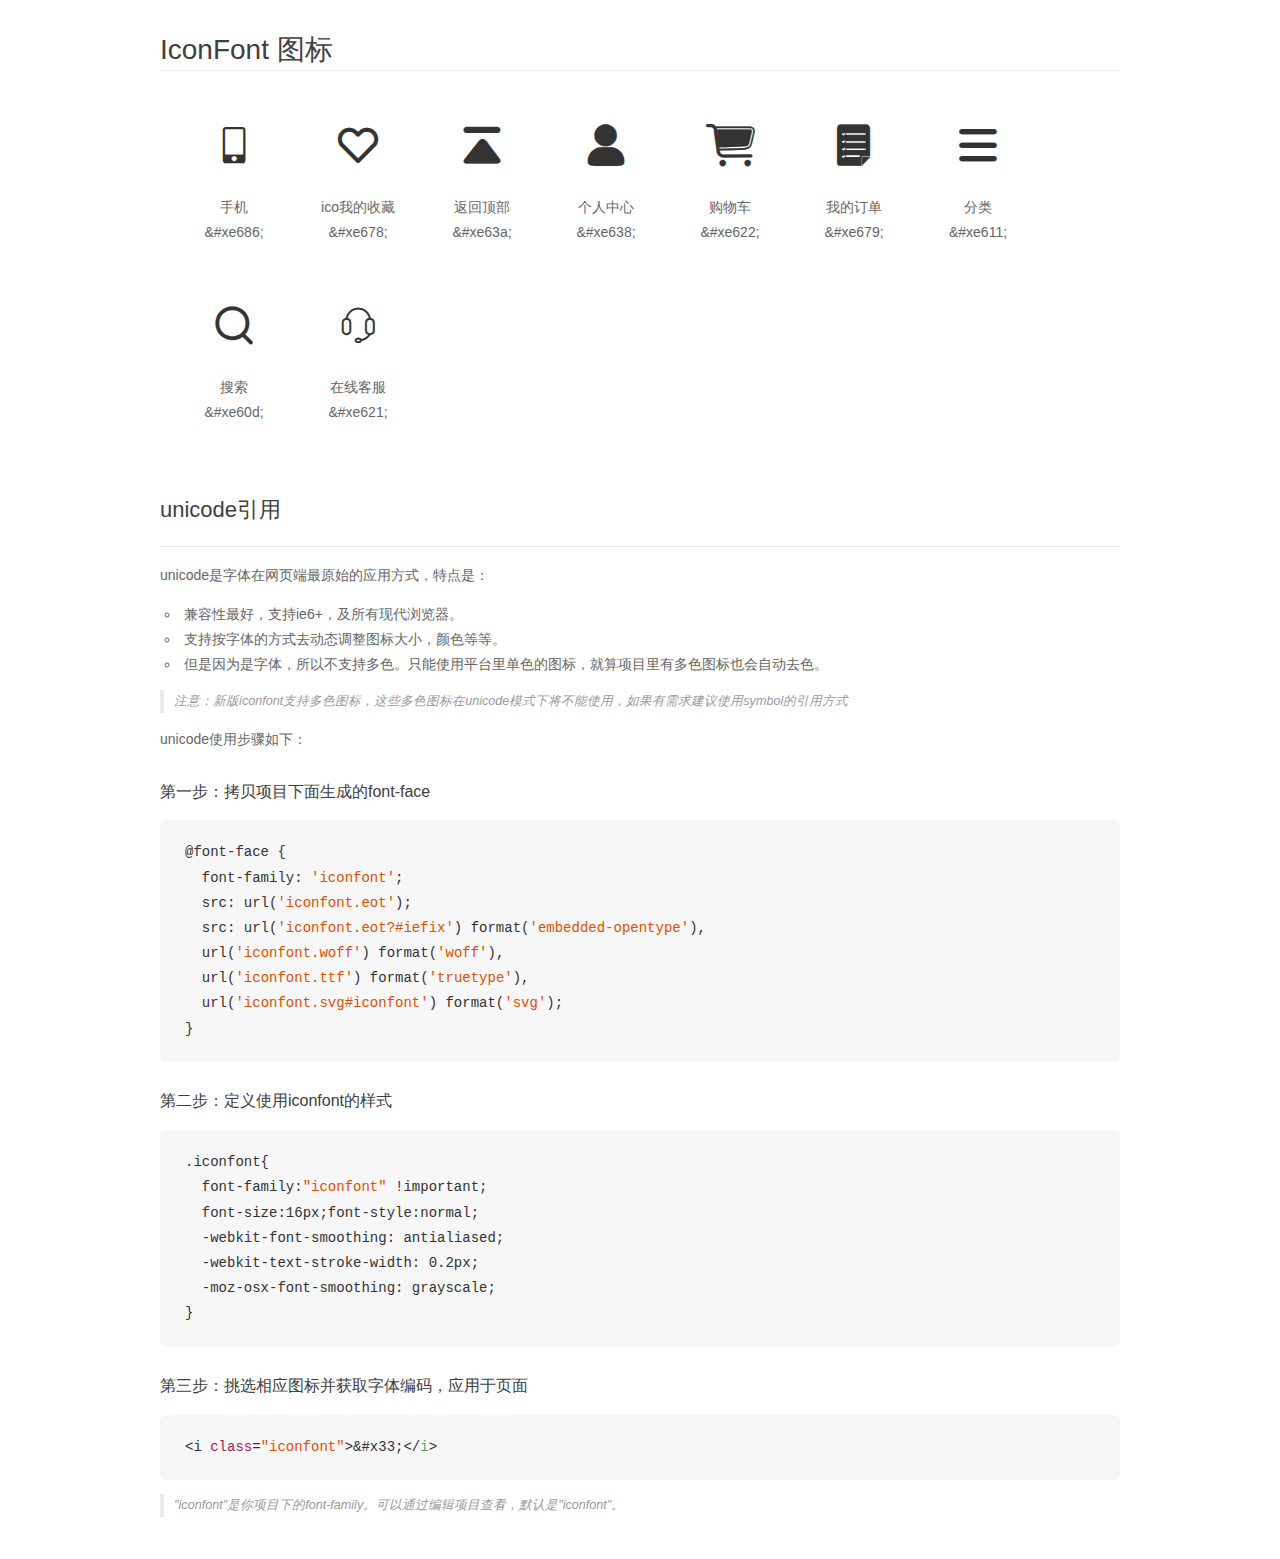
<file: 美美箱/font/demo_unicode.html>
<!DOCTYPE html>
<html>
<head>
    <meta charset="utf-8"/>
    <title>IconFont</title>
    <link rel="stylesheet" href="demo.css">

    <style type="text/css">

        @font-face {font-family: "iconfont";
          src: url('iconfont.eot'); /* IE9*/
          src: url('iconfont.eot#iefix') format('embedded-opentype'), /* IE6-IE8 */
          url('iconfont.woff') format('woff'), /* chrome, firefox */
          url('iconfont.ttf') format('truetype'), /* chrome, firefox, opera, Safari, Android, iOS 4.2+*/
          url('iconfont.svg#iconfont') format('svg'); /* iOS 4.1- */
        }

        .iconfont {
          font-family:"iconfont" !important;
          font-size:16px;
          font-style:normal;
          -webkit-font-smoothing: antialiased;
          -webkit-text-stroke-width: 0.2px;
          -moz-osx-font-smoothing: grayscale;
        }

    </style>
</head>
<body>
    <div class="main markdown">
        <h1>IconFont 图标</h1>
        <ul class="icon_lists clear">
            
                <li>
                <i class="icon iconfont">&#xe686;</i>
                    <div class="name">手机</div>
                    <div class="code">&amp;#xe686;</div>
                </li>
            
                <li>
                <i class="icon iconfont">&#xe678;</i>
                    <div class="name">ico我的收藏</div>
                    <div class="code">&amp;#xe678;</div>
                </li>
            
                <li>
                <i class="icon iconfont">&#xe63a;</i>
                    <div class="name">返回顶部</div>
                    <div class="code">&amp;#xe63a;</div>
                </li>
            
                <li>
                <i class="icon iconfont">&#xe638;</i>
                    <div class="name">个人中心</div>
                    <div class="code">&amp;#xe638;</div>
                </li>
            
                <li>
                <i class="icon iconfont">&#xe622;</i>
                    <div class="name">购物车</div>
                    <div class="code">&amp;#xe622;</div>
                </li>
            
                <li>
                <i class="icon iconfont">&#xe679;</i>
                    <div class="name">我的订单</div>
                    <div class="code">&amp;#xe679;</div>
                </li>
            
                <li>
                <i class="icon iconfont">&#xe611;</i>
                    <div class="name">分类</div>
                    <div class="code">&amp;#xe611;</div>
                </li>
            
                <li>
                <i class="icon iconfont">&#xe60d;</i>
                    <div class="name">搜索</div>
                    <div class="code">&amp;#xe60d;</div>
                </li>
            
                <li>
                <i class="icon iconfont">&#xe621;</i>
                    <div class="name">在线客服</div>
                    <div class="code">&amp;#xe621;</div>
                </li>
            
        </ul>
        <h2 id="unicode-">unicode引用</h2>
        <hr>

        <p>unicode是字体在网页端最原始的应用方式，特点是：</p>
        <ul>
        <li>兼容性最好，支持ie6+，及所有现代浏览器。</li>
        <li>支持按字体的方式去动态调整图标大小，颜色等等。</li>
        <li>但是因为是字体，所以不支持多色。只能使用平台里单色的图标，就算项目里有多色图标也会自动去色。</li>
        </ul>
        <blockquote>
        <p>注意：新版iconfont支持多色图标，这些多色图标在unicode模式下将不能使用，如果有需求建议使用symbol的引用方式</p>
        </blockquote>
        <p>unicode使用步骤如下：</p>
        <h3 id="-font-face">第一步：拷贝项目下面生成的font-face</h3>
        <pre><code class="lang-js hljs javascript">@font-face {
  font-family: <span class="hljs-string">'iconfont'</span>;
  src: url(<span class="hljs-string">'iconfont.eot'</span>);
  src: url(<span class="hljs-string">'iconfont.eot?#iefix'</span>) format(<span class="hljs-string">'embedded-opentype'</span>),
  url(<span class="hljs-string">'iconfont.woff'</span>) format(<span class="hljs-string">'woff'</span>),
  url(<span class="hljs-string">'iconfont.ttf'</span>) format(<span class="hljs-string">'truetype'</span>),
  url(<span class="hljs-string">'iconfont.svg#iconfont'</span>) format(<span class="hljs-string">'svg'</span>);
}
</code></pre>
        <h3 id="-iconfont-">第二步：定义使用iconfont的样式</h3>
        <pre><code class="lang-js hljs javascript">.iconfont{
  font-family:<span class="hljs-string">"iconfont"</span> !important;
  font-size:<span class="hljs-number">16</span>px;font-style:normal;
  -webkit-font-smoothing: antialiased;
  -webkit-text-stroke-width: <span class="hljs-number">0.2</span>px;
  -moz-osx-font-smoothing: grayscale;
}
</code></pre>
        <h3 id="-">第三步：挑选相应图标并获取字体编码，应用于页面</h3>
        <pre><code class="lang-js hljs javascript">&lt;i <span class="hljs-class"><span class="hljs-keyword">class</span></span>=<span class="hljs-string">"iconfont"</span>&gt;&amp;#x33;<span class="xml"><span class="hljs-tag">&lt;/<span class="hljs-name">i</span>&gt;</span></span></code></pre>

        <blockquote>
        <p>"iconfont"是你项目下的font-family。可以通过编辑项目查看，默认是"iconfont"。</p>
        </blockquote>
    </div>


</body>
</html>
</file>
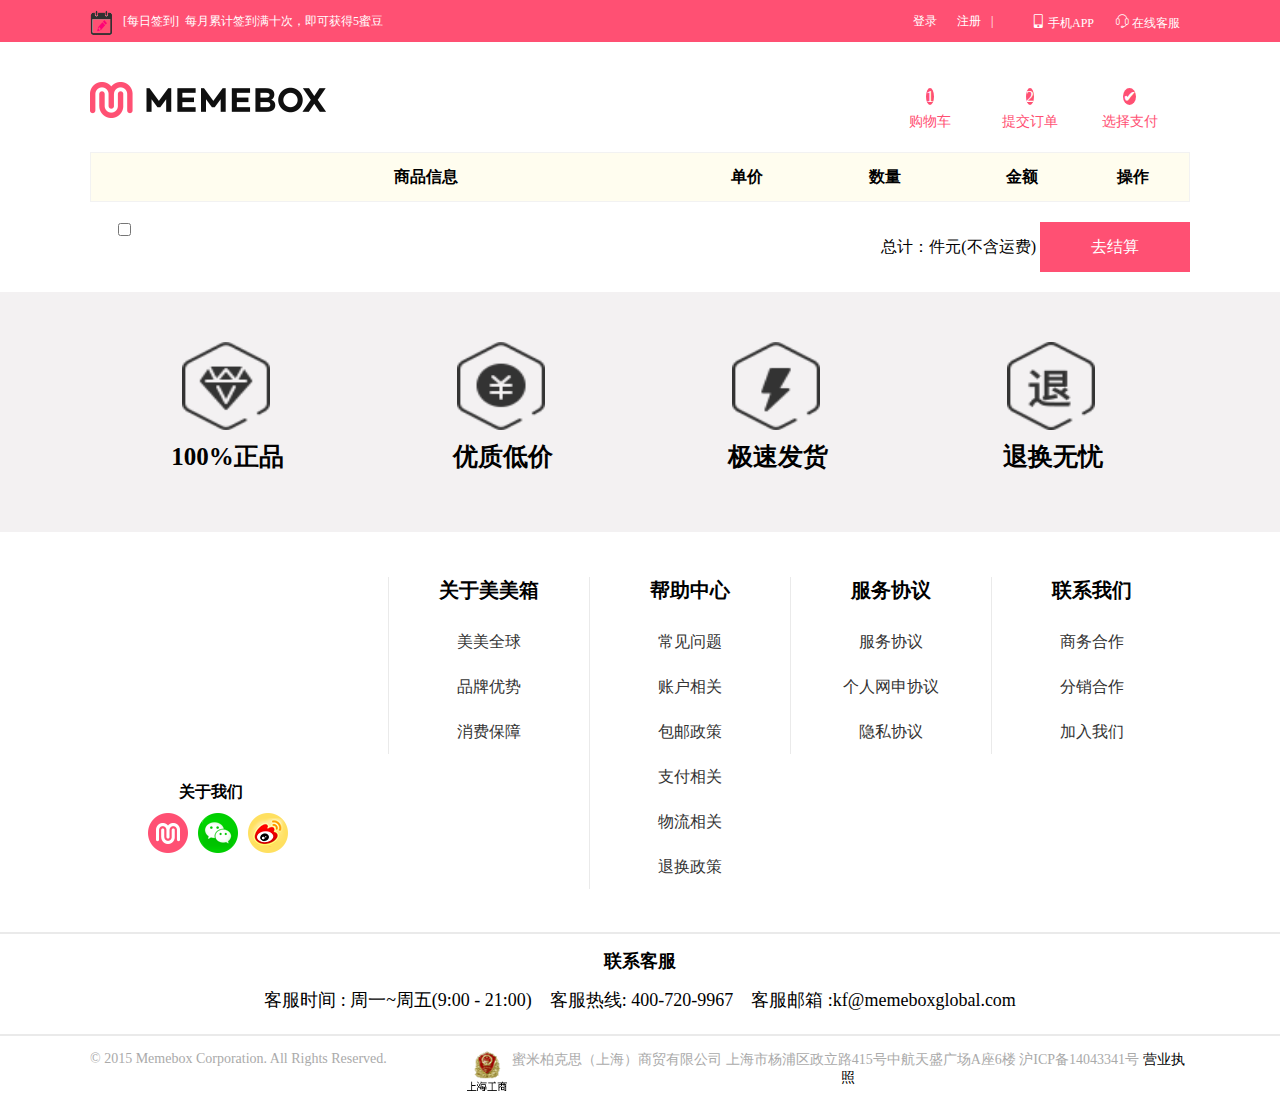
<file: 美美箱/memebox/cart.html>
<!DOCTYPE html>
<html>
	<head>
		<meta charset="UTF-8">
		<title></title>
		<link rel="stylesheet" type="text/css" href="css/cart.css"/>
		<link rel="stylesheet" type="text/css" href="font/iconfont.css"/>
	</head>
	<body>
		<div class="title_01">
			<div class="title">
				<div class="img">
					<img src="img/5.png" width="23px" height="26px" color="white" />
				</div>
				<p class="sign">[每日签到]&nbsp; 每月累计签到满十次，即可获得5蜜豆</p>
				<p class="sign-left"><span><a href="entry.html">登录</a></span><span><a href="register.html">注册</a></span>|</p>
				<p class="sign-right"><span><i class="iconfont icon-shouji"></i>手机APP</span><span><i class="iconfont icon-zaixiankefu"></i>在线客服</span></p>
			</div>
		</div>
		<div class="search_01">
			<div class="search">
				<p><a href="index.html"><img src="img/8.png" class="img8"/></a></p>
				<div class="sumCart">
					<ul>
						<li><span>1</span><div>购物车</div></li>
						<li><span>2</span><div>提交订单</div></li>
						<li><span>✔</span><div>选择支付</div></li>
					</ul>
				</div>
			</div>
		</div>
		<div class="list">
			<table class="info">
				<colgroup>
	                <col class="col-seq" width="6%">
	                <col class="col-img" width="49%">
	                <col class="col-price" width="10%">
	                <col class="col-qty" width="15%">
	                <col class="col-row-price" width="10%">
	                <col class="col-action" width="10%">
	            </colgroup>
				<tr>
					<th><!--<input type="checkbox" id="selectAll"/>--></th>
					<th>商品信息</th>
					<th>单价</th>
					<th>数量</th>
					<th>金额</th>
					<th>操作</th>
				</tr>
			</table>	
			<div class="shop-item clearfix">
				
					<!--<colgroup>
			            <col class="col-seq" width="6%">
			            <col class="col-img" width="49%">
			            <col class="col-price" width="10%">
		                <col class="col-qty" width="15%">
	                	<col class="col-row-price" width="10%">
		                <col class="col-action" width="10%">
		            </colgroup>-->
					<!--'<tr>'+
						'<th><input type="checkbox"/></th>'+
						'<th>''<img class="fl" src="img/'+ shopinfo.src+'" alt="" />''<p class="fl">'+'shopinfo.name'+'</p>'+'</th>'+
						'<th>'+'shopinfo.price'+'</th>'+
						'<th>''data-id="'+ shopinfo.id +'" '+
						'data-price="'+ shopinfo.price +'" data-count="'+ shopinfo.count +'"'+
						'data-name="'+ shopinfo.name +'" data-src="'+ shopinfo.src +'"'+
						'>'+'<span class="updateCount" data-number="1">-</span>'+
'<span class="shop-count">'+ shopinfo.count+'</span>'+'<span class="updateCount" data-number="-1">+</span>'+'</th>'+
						'<th class="sum"><p>'+(shopinfo.count * shopinfo.price)+' </p></th>'+
						'<th>删除</th>'+
					'</tr>';
				</table>-->
			</div>
		</div>
		<div id="sum" class="clearfix">
			<label class="fl">
				<input type="checkbox" id="selectAll"/>
			</label>
			<div class="mo">
				总计：<span class="count_con"></span>件<span class="money2"></span>元(不含运费)
				<span class="money3">去结算</span>
			</div>
		</div>
		
		<div class="dd">
			<div class="zp">
				<dl>
					<dt><img src="img/4.png"/></dt>
					<dd>100%正品</dd>
				</dl>
				<dl>
					<dt><img src="img/6.png"/></dt>
					<dd>优质低价</dd>
				</dl>
				<dl>
					<dt><img src="img/1.png"/></dt>
					<dd>极速发货</dd>
				</dl>
				<dl class="dl">
					<dt><img src="img/9.png"/></dt>
					<dd>退换无忧</dd>
				</dl>
			</div>
		</div>
		<div class="ba">
			<div class="base">
				<div class="qq">
					<h4>关于我们</h4>
					<p>
						<img src="img/7.png" />
						<img src="img/12.png" />
						<img src="img/10.png" />
					</p>
				</div>
				<div class="txt">
					<ul>
						<h4>关于美美箱</h4>
						<li>美美全球</li>
						<li>品牌优势</li>
						<li>消费保障</li>
					</ul>
					<ul>
						<h4>帮助中心</h4>
						<li>常见问题</li>
						<li>账户相关</li>
						<li>包邮政策</li>
						<li>支付相关</li>
						<li>物流相关</li>
						<li>退换政策</li>
					</ul>
					<ul>
						<h4>服务协议</h4>
						<li>服务协议</li>
						<li>个人网申协议</li>
						<li>隐私协议</li>
					</ul>
					<ul>
						<h4>联系我们</h4>
						<li>商务合作</li>
						<li>分销合作</li>
						<li>加入我们</li>
					</ul>
				</div>
			</div>
		</div>
		<div class="phone_01">
			<div class="phone">
				<h4>联系客服</h4>
				<p>客服时间 : 周一~周五(9:00 - 21:00) &nbsp;&nbsp;&nbsp;客服热线: 400-720-9967 &nbsp;&nbsp;&nbsp;客服邮箱 :kf@memeboxglobal.com</p>
			</div>
		</div>
		<div class="tal_01">
			<div class="tal">
				<p><span>© 2015 Memebox Corporation. All Rights Reserved.</span> <span><img src="img/0 (1).gif" width="40px" height="40px"/> 蜜米柏克思（上海）商贸有限公司 上海市杨浦区政立路415号中航天盛广场A座6楼 沪ICP备14043341号</span> 营业执照</p>
			</div>
		</div>
	</body>
	<script src="js/jquery-1.11.3.js"></script>
	<script src="js/cookie.js"></script>
</html>
<script>
window.onload=function(){
	var brr=getCookie("shoplist");
	var conStr="";
	for( var i=0; i<brr.length; i++ ){
		var shopinfo=brr[i];
		conStr +=`<table class="img_money">
				<colgroup>
	                <col class="col-seq" width="6%">
	                <col class="col-img" width="49%">
	                <col class="col-price" width="10%">
	                <col class="col-qty" width="15%">
		            <col class="col-row-price" width="10%">
	                <col class="col-action" width="10%">
	            </colgroup>
				<tr>
					<th><input type="checkbox" class="ck"/></th>
					<th><img class="fl" src="img/${shopinfo.src}" alt="" /><p class="fl">${shopinfo.name} ${shopinfo.name1}</p></th>
					<th>￥${shopinfo.price}</th>
					<th class="count" data-id="${shopinfo.id}" data-price="￥${shopinfo.price}" data-count= "${shopinfo.count}" data-name="${shopinfo.name}" data-src="${shopinfo.src}"><span class="updateCount" data-number="-1">-</span><span class="shop-count"> ${shopinfo.count}</span><span class="updateCount" data-number="1">+</span></th>
					<th id="money_p"><p class="money_sum">${shopinfo.count * shopinfo.price}</p></th>
					<th class="delBtn1">删除</th>
				</tr>
			</table>`;
	}
	$('.shop-item').html(conStr);
	$('#selectAll').click(function(){
		$('.ck').prop('checked',$(this).prop("checked"));
		jiesuan();
	})
	
	$('.ck').click(function(){
		jiesuan();
	})

	$(".delBtn1").click(function(){
		if(confirm("确认要删除吗？")){
			var id=$(this).parent().find(".count").data("id");
			for(var i=0; i<brr.length; i++){
				if(id==brr[i].id){
					brr.splice(i, 1);
					setCookie("shoplist",JSON.stringify(brr));
					$(this).parent().remove();
				}
			}
		}
	})
	function jiesuan(){
		var count = 0;
		var money = 0;
		//结算被选中的复选框对应的对象
		$(".ck:checked").each( function(){
			count += Number( $(this).parent().parent().find(".shop-count").html() ); 
			money += parseInt( $(this).parent().parent().find(".money_sum").html() ); 
			console.log(money);
		} )
		$(".count_con").html( count );
		$(".money2").html( money );
	
	}
	//加减操作
	$(".updateCount").click(function(){
		var id=$(this).parent().data("id");
		var sign=$(this).data("number");
		var count=$(this).parent().find(".shop-count").html();
		if(count==1 && sign==-1){
			return;
		}
		for(var i=0; i<brr.length; i++){
			if(id==brr[i].id){
				brr[i].count+=sign;
				setCookie("shoplist",JSON.stringify(brr));
				$(this).parent().find(".shop-count").html(brr[i].count);
				$(this).parent().next().html(brr[i].count*brr[i].price);
				jiesuan();
			}
		}
	})
}

</script>
</file>
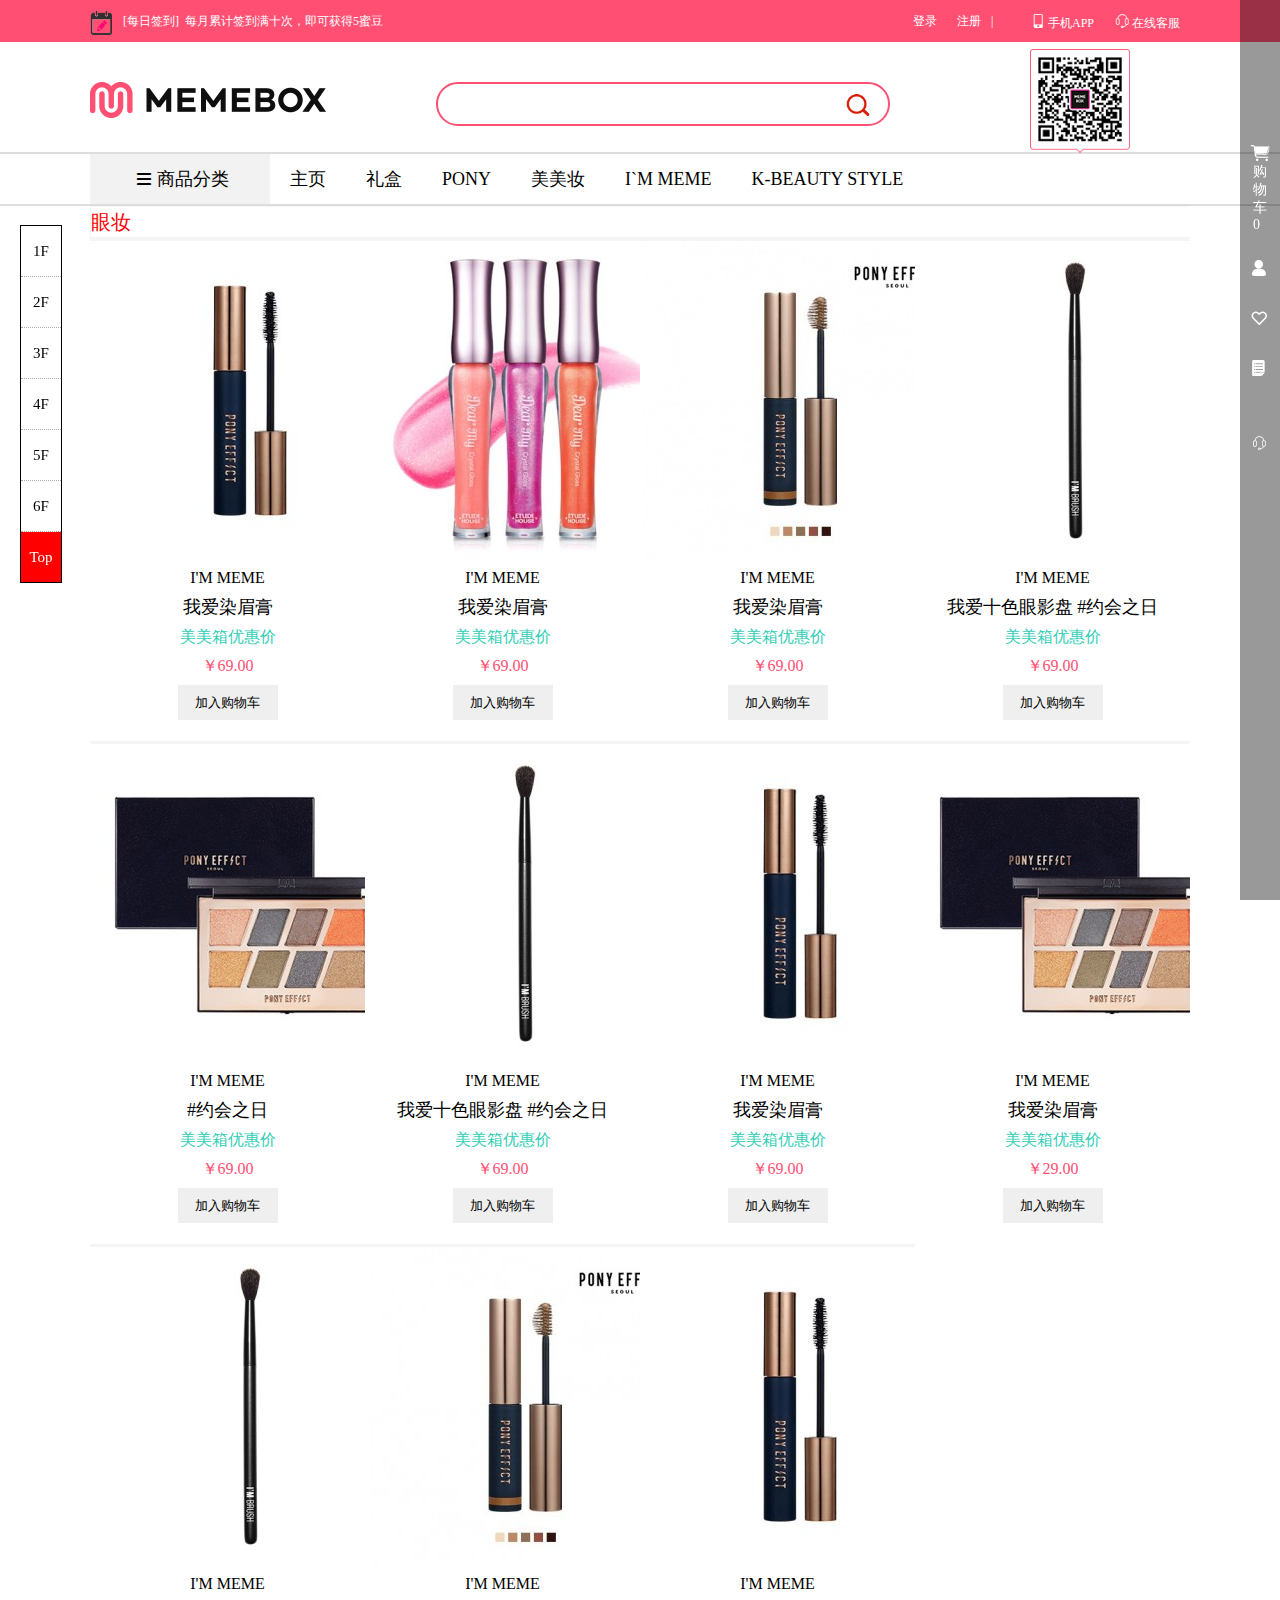
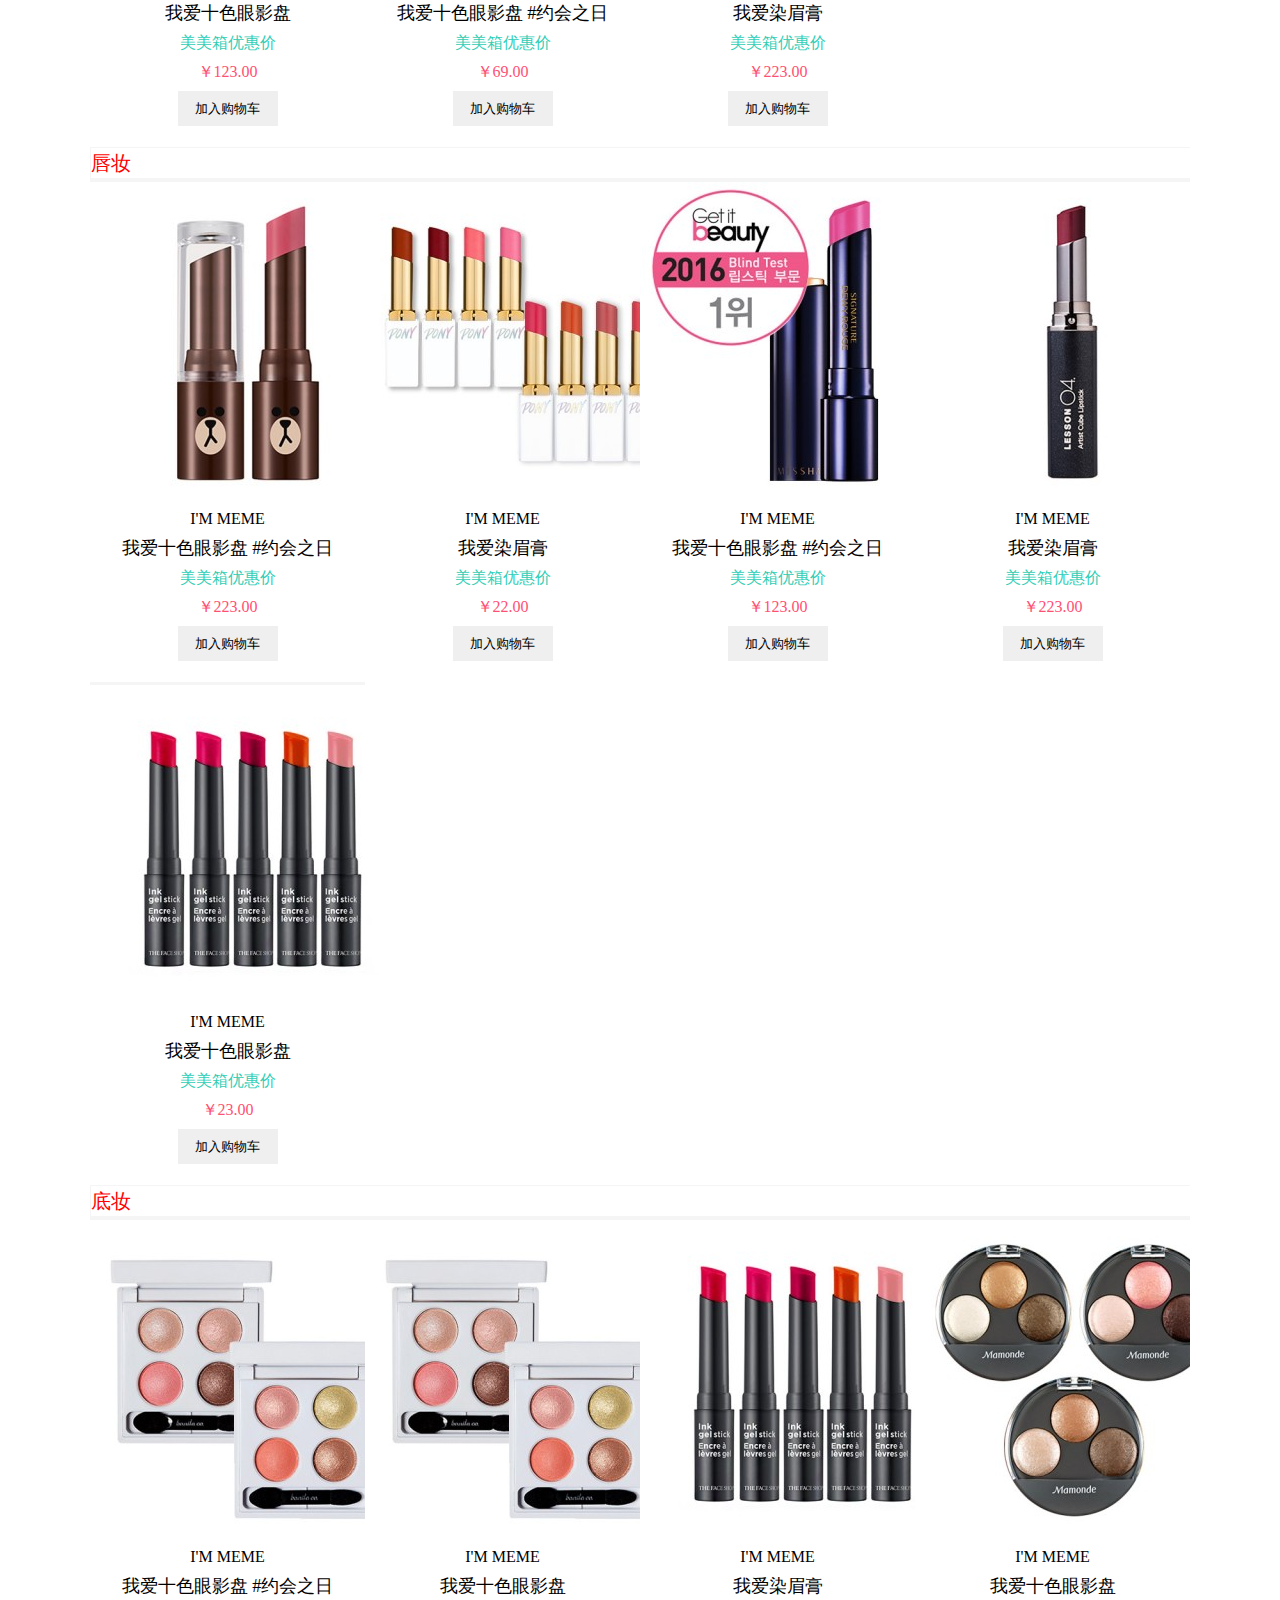
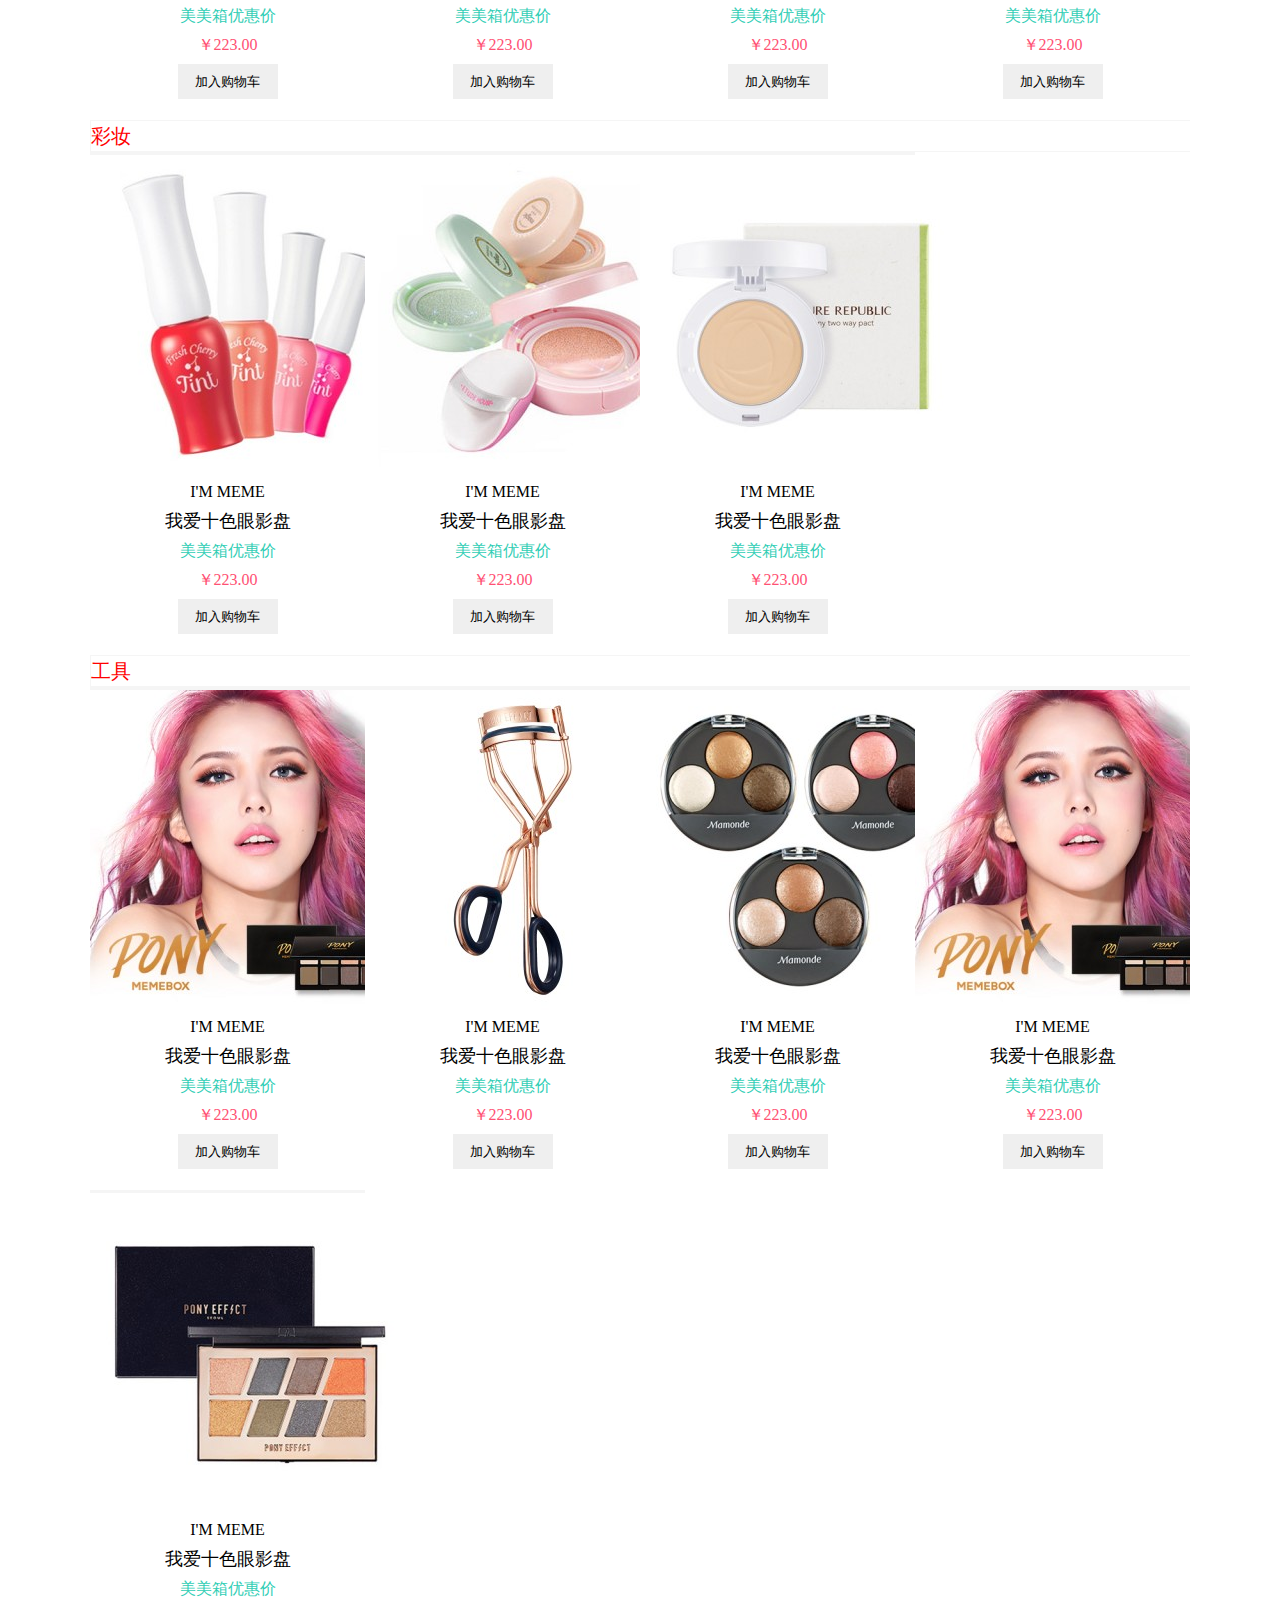
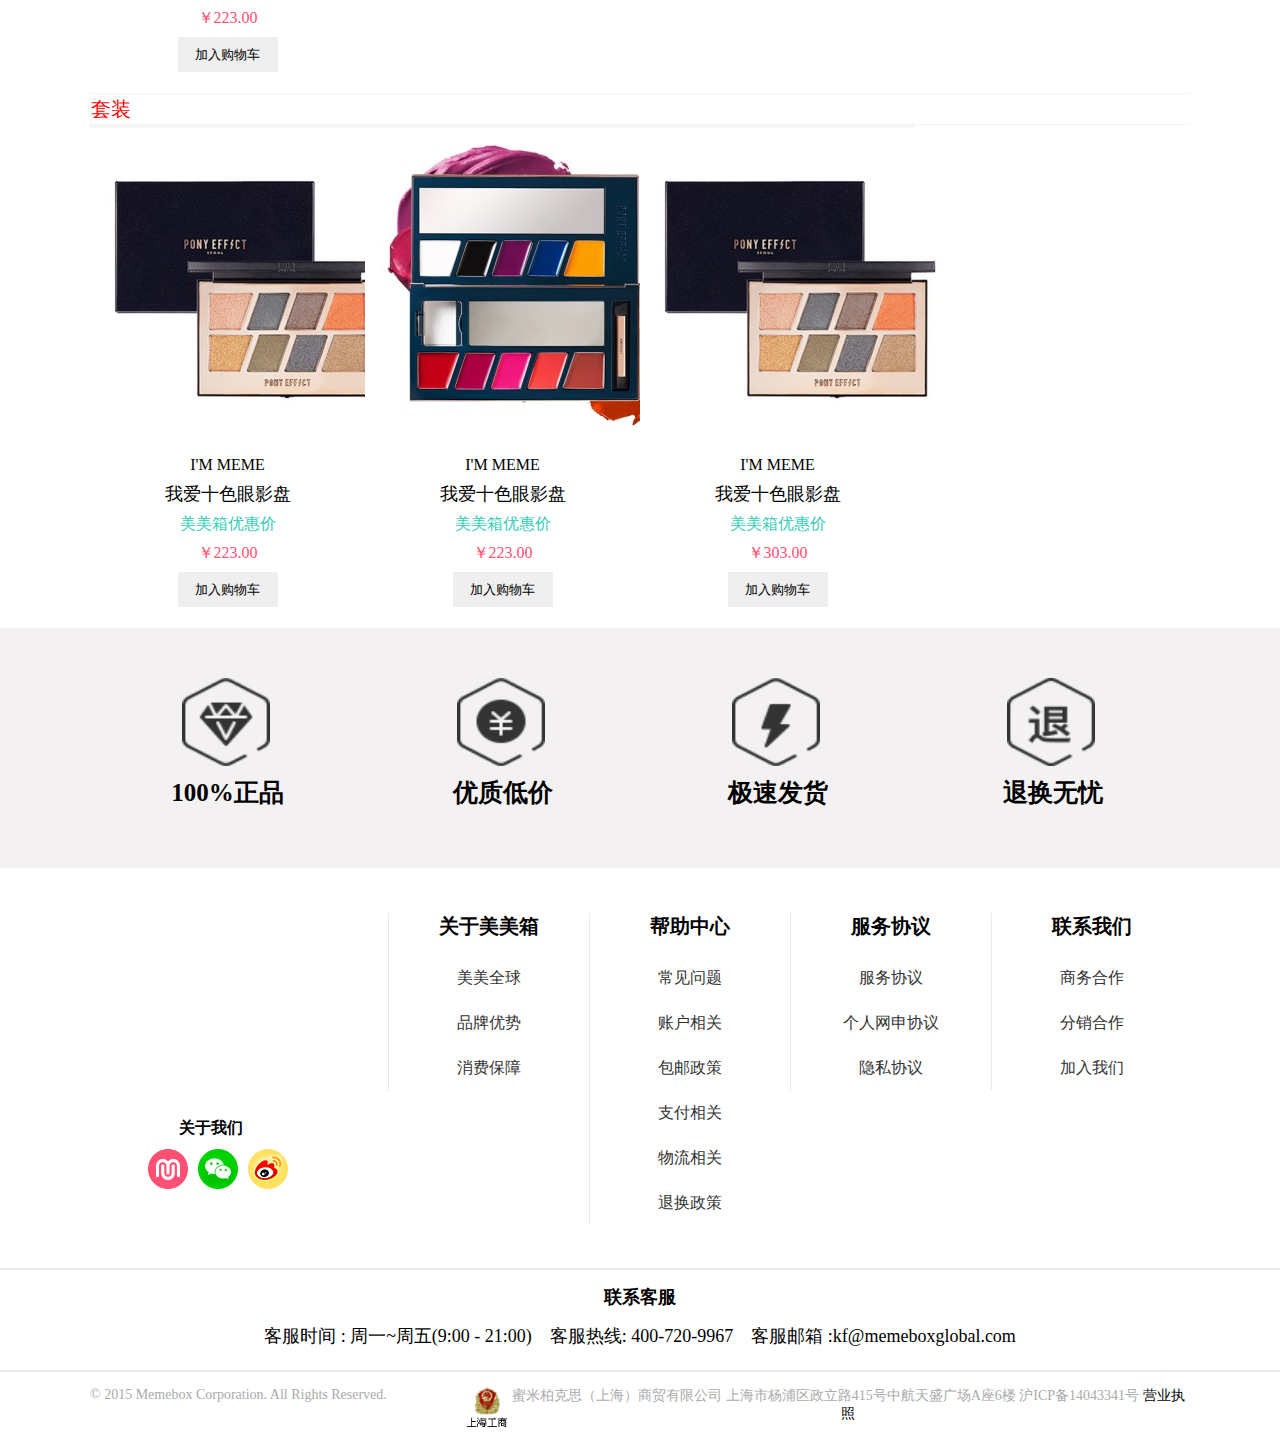
<file: 美美箱/memebox/listbox.html>
<!DOCTYPE html>
<html>
	<head>
		<meta charset="UTF-8">
		<title></title>
		<link rel="stylesheet" type="text/css" href="css/listbox.css"/>
		<link rel="stylesheet" type="text/css" href="font/iconfont.css">	
	</head>
	<body>
		<div class="shopping"></div>
		<div class="gr">
			<p class="shopp"><a href="cart.html">
				<i class="iconfont icon-ziyuan"></i>
				<span>购物车</span>
				<span id="shopNum">0</span></a>
			</p>
			<p><a href="entry.html"><i class="iconfont icon-yonghudianji" ></i></a></p>
			<p><i class="iconfont icon-icowodeshoucang"></i></p>
			<p><i class="iconfont icon-wodedingdan"></i></p>
			<p><i class="iconfont icon-zaixiankefu"></i></p>
			<p id="top"><i class="iconfont icon-backtop"></i></p>
		</div>
		<div class="title_01">
			<div class="title">
				<div class="img">
					<img src="img/5.png" width="23px" height="26px" color="white" />
				</div>
				<p class="sign">[每日签到]&nbsp; 每月累计签到满十次，即可获得5蜜豆</p>
				<p class="sign-left"><span><a href="entry.html">登录</a></span><span><a href="register.html">注册</a></span>|</p>
				<p class="sign-right"><span><i class="iconfont icon-shouji"></i>手机APP</span><span><i class="iconfont icon-zaixiankefu"></i>在线客服</span></p>
			</div>
		</div>
		<div class="search_01">
			<div class="search">
				<p><a href="index.html"><img src="img/8.png" class="img8"/></a></p>
					<input type="text" class="tet" />
					<input type="submit" class="sub" value=""/>
				<img src="img/13.png" class="img13" width="100px" height="104px"/>
			</div>
		</div>
		<div class="nav_01">
			<div class="nav">
				<p class="nav2"><i class="iconfont icon-fenlei"></i>商品分类</p>
				<ul class="zy">
					<li>主页</li>
					<li>礼盒</li>
					<li>PONY
						 <ul class="romve">
	                        <li class="remove">PONY EFFECT</li>
	                        <li>热卖排行榜</li>
	                        <li>PONY唇妆</li>
	                        <li>高颜值单品</li>
	                        <li>PONY底妆</li>
	                        <li>PONY EFFECT 热销产品</li>
	                        <li>真正魔方气垫的完成式</li>
	                        <li>pony 眼妆</li>
	                    </ul>
					</li>
					<li>美美妆
						<ul class="romve">
	                        <li class="remove">美美妆热销产品</li>
	                        <li>NOONI专区</li>
	                        <li>I'M MEME</li>
	                        <li >PONY EFFECT</li>
	                    </ul>
					</li>
					<li>I`M MEME
						<ul class="romve">
	                        <li class="remove">我爱眼妆</li>
	                        <li>我爱唇妆</li>
	                        <li>我爱底妆</li>
	                        <li>我爱面部彩妆</li>
	                        <li>我爱气垫</li>
	                        <li>我爱眉妆</li>
	                        <li>我爱清洁</li>
	                        <li>我爱美甲</li>
	                        <li>我爱工具</li>
	                        <li>套装礼盒</li>
	                        <li>新品速递</li>
	                        <li>我爱哑光甜心气垫唇釉</li>
	                        <li>我爱精致无暇肌</li>
	                        <li>我爱立体小v脸</li>
	                    </ul>
					</li>
					<li>K-BEAUTY STYLE</li>
				</ul>
			</div>
		</div>
		<div id="loutiNav">
			<ul>
				<li>1F<span>眼妆</span></li>
				<li>2F<span>唇妆</span></li>
				<li>3F<span>底妆</span></li>
				<li>4F<span>彩妆</span></li>
				<li>5F<span>工具</span></li>
				<li>6F<span>套装</span></li>
				<li class="last">Top</li>
			</ul>
		</div>
		<div class="list_box">
			<div id="mian">
				<p class="yz">眼妆</p>
				<ul class="listli louti" id="louti">
					<li>
						<img src="img/0 (103).jpg" />
						<p>I'M MEME</p>
						<p>我爱染眉膏</p>
						<p>美美箱优惠价</p>
						<p>￥69.00</p>
						<p><button>加入购物车</button></p>
					</li>
					<li>
						<img src="img/0 (91).jpg" />
						<p>I'M MEME</p>
						<p>我爱染眉膏</p>
						<p>美美箱优惠价</p>
						<p>￥69.00</p>
						<p><button>加入购物车</button></p>
					</li>
					<li>
						<img src="img/0 (101).jpg" />
						<p>I'M MEME</p>
						<p>我爱染眉膏</p>
						<p>美美箱优惠价</p>
						<p>￥69.00</p>
						<p><button>加入购物车</button></p>
					</li>
					<li>
						<img src="img/0 (112).jpg" />
						<p>I'M MEME</p>
						<p>我爱十色眼影盘 #约会之日</p>
						<p>美美箱优惠价</p>
						<p>￥69.00</p>
						<p><button>加入购物车</button></p>
					</li>
					<li>
						<img src="img/0 (130).jpg" />
						<p>I'M MEME</p>
						<p>#约会之日</p>
						<p>美美箱优惠价</p>
						<p>￥69.00</p>
						<p><button>加入购物车</button></p>
					</li>
					<li>
						<img src="img/0 (112).jpg" />
						<p>I'M MEME</p>
						<p>我爱十色眼影盘 #约会之日</p>
						<p>美美箱优惠价</p>
						<p>￥69.00</p>
						<p><button>加入购物车</button></p>
					</li>
					<li>
						<img src="img/0 (103).jpg" />
						<p>I'M MEME</p>
						<p>我爱染眉膏</p>
						<p>美美箱优惠价</p>
						<p>￥69.00</p>
						<p><button>加入购物车</button></p>
					</li>
					<li>
						<img src="img/0 (130).jpg" />
						<p>I'M MEME</p>
						<p>我爱染眉膏</p>
						<p>美美箱优惠价</p>
						<p>￥29.00</p>
						<p><button>加入购物车</button></p>
					</li>
					<li>
						<img src="img/0 (112).jpg" />
						<p>I'M MEME</p>
						<p>我爱十色眼影盘</p>
						<p>美美箱优惠价</p>
						<p>￥123.00</p>
						<p><button>加入购物车</button></p>
					</li>
					<li>
						<img src="img/0 (101).jpg" />
						<p>I'M MEME</p>
						<p>我爱十色眼影盘 #约会之日</p>
						<p>美美箱优惠价</p>
						<p>￥69.00</p>
						<p><button>加入购物车</button></p>
					</li>
					<li>
						<img src="img/0 (103).jpg" />
						<p>I'M MEME</p>
						<p>我爱染眉膏</p>
						<p>美美箱优惠价</p>
						<p>￥223.00</p>
						<p><button>加入购物车</button></p>
					</li>
				</ul>
				<p class="yz">唇妆</p>
				<ul class="listchun louti" id="louti">
					<li>
						<img src="img/0 (58).jpg" />
						<p>I'M MEME</p>
						<p>我爱十色眼影盘 #约会之日</p>
						<p>美美箱优惠价</p>
						<p>￥223.00</p>
						<p><button>加入购物车</button></p>
					</li>
					<li>
						<img src="img/0 (42).jpg" />
						<p>I'M MEME</p>
						<p>我爱染眉膏</p>
						<p>美美箱优惠价</p>
						<p>￥22.00</p>
						<p><button>加入购物车</button></p>
					</li>
					<li>
						<img src="img/0 (57).jpg" />
						<p>I'M MEME</p>
						<p>我爱十色眼影盘 #约会之日</p>
						<p>美美箱优惠价</p>
						<p>￥123.00</p>
						<p><button>加入购物车</button></p>
					</li>
					<li>
						<img src="img/0 (54).jpg" />
						<p>I'M MEME</p>
						<p>我爱染眉膏</p>
						<p>美美箱优惠价</p>
						<p>￥223.00</p>
						<p><button>加入购物车</button></p>
					</li>
					<li>
						<img src="img/0 (70).jpg" />
						<p>I'M MEME</p>
						<p>我爱十色眼影盘</p>
						<p>美美箱优惠价</p>
						<p>￥23.00</p>
						<p><button>加入购物车</button></p>
					</li>
				</ul>
				<p class="yz">底妆</p>
				<ul class="listdi louti" id="louti">
					<li>
						<img src="img/0 (93).jpg" />
						<p>I'M MEME</p>
						<p>我爱十色眼影盘 #约会之日</p>
						<p>美美箱优惠价</p>
						<p>￥223.00</p>
						<p><button>加入购物车</button></p>
					</li>
					<li>
						<img src="img/0 (93).jpg" />
						<p>I'M MEME</p>
						<p>我爱十色眼影盘</p>
						<p>美美箱优惠价</p>
						<p>￥223.00</p>
						<p><button>加入购物车</button></p>
					</li>
					<li>
						<img src="img/0 (70).jpg" />
						<p>I'M MEME</p>
						<p>我爱染眉膏</p>
						<p>美美箱优惠价</p>
						<p>￥223.00</p>
						<p><button>加入购物车</button></p>
					</li>
					<li>
						<img src="img/0 (85).jpg" />
						<p>I'M MEME</p>
						<p>我爱十色眼影盘</p>
						<p>美美箱优惠价</p>
						<p>￥223.00</p>
						<p><button>加入购物车</button></p>
					</li>
				</ul>
				<p class="yz">彩妆</p>
				<ul class="listcai louti" id="louti">
					<li>
						<img src="img/0 (73).jpg" />
						<p>I'M MEME</p>
						<p>我爱十色眼影盘</p>
						<p>美美箱优惠价</p>
						<p>￥223.00</p>
						<p><button>加入购物车</button></p>
					</li>
					<li>
						<img src="img/0 (74).jpg" />
						<p>I'M MEME</p>
						<p>我爱十色眼影盘</p>
						<p>美美箱优惠价</p>
						<p>￥223.00</p>
						<p><button>加入购物车</button></p>
					</li>
					<li>
						<img src="img/0 (80).jpg" />
						<p>I'M MEME</p>
						<p>我爱十色眼影盘</p>
						<p>美美箱优惠价</p>
						<p>￥223.00</p>
						<p><button>加入购物车</button></p>
					</li>
				</ul>
				<p class="yz">工具</p>
				<ul class="listgong louti" id="louti">
					<li>
						<img src="img/0 (113).jpg" />
						<p>I'M MEME</p>
						<p>我爱十色眼影盘</p>
						<p>美美箱优惠价</p>
						<p>￥223.00</p>
						<p><button>加入购物车</button></p>
					</li>
					<li>
						<img src="img/0 (97).jpg" />
						<p>I'M MEME</p>
						<p>我爱十色眼影盘</p>
						<p>美美箱优惠价</p>
						<p>￥223.00</p>
						<p><button>加入购物车</button></p>
					</li>
					<li>
						<img src="img/0 (85).jpg" />
						<p>I'M MEME</p>
						<p>我爱十色眼影盘</p>
						<p>美美箱优惠价</p>
						<p>￥223.00</p>
						<p><button>加入购物车</button></p>
					</li>
					<li>
						<img src="img/0 (113).jpg" />
						<p>I'M MEME</p>
						<p>我爱十色眼影盘</p>
						<p>美美箱优惠价</p>
						<p>￥223.00</p>
						<p><button>加入购物车</button></p>
					</li>
					<li>
						<img src="img/0 (130).jpg" />
						<p>I'M MEME</p>
						<p>我爱十色眼影盘</p>
						<p>美美箱优惠价</p>
						<p>￥223.00</p>
						<p><button>加入购物车</button></p>
					</li>
				</ul>
				<p class="yz">套装</p>
				<ul class="listtao" id="louti">
					<li>
						<img src="img/0 (130).jpg" />
						<p>I'M MEME</p>
						<p>我爱十色眼影盘</p>
						<p>美美箱优惠价</p>
						<p>￥223.00</p>
						<p><button>加入购物车</button></p>
					</li>
					<li>
						<img src="img/0 (132).jpg" />
						<p>I'M MEME</p>
						<p>我爱十色眼影盘</p>
						<p>美美箱优惠价</p>
						<p>￥223.00</p>
						<p><button>加入购物车</button></p>
					</li>
					<li>
						<img src="img/0 (130).jpg" />
						<p>I'M MEME</p>
						<p>我爱十色眼影盘</p>
						<p>美美箱优惠价</p>
						<p>￥303.00</p>
						<p><button>加入购物车</button></p>
					</li>
				</ul>
			</div>
		</div>
		<div class="dd">
			<div class="zp">
				<dl>
					<dt><img src="img/4.png"/></dt>
					<dd>100%正品</dd>
				</dl>
				<dl>
					<dt><img src="img/6.png"/></dt>
					<dd>优质低价</dd>
				</dl>
				<dl>
					<dt><img src="img/1.png"/></dt>
					<dd>极速发货</dd>
				</dl>
				<dl class="dl">
					<dt><img src="img/9.png"/></dt>
					<dd>退换无忧</dd>
				</dl>
			</div>
		</div>
		<div class="ba">
			<div class="base">
				<div class="qq">
					<h4>关于我们</h4>
					<p>
						<img src="img/7.png" />
						<img src="img/12.png" />
						<img src="img/10.png" />
					</p>
				</div>
				<div class="txt">
					<ul>
						<h4>关于美美箱</h4>
						<li>美美全球</li>
						<li>品牌优势</li>
						<li>消费保障</li>
					</ul>
					<ul>
						<h4>帮助中心</h4>
						<li>常见问题</li>
						<li>账户相关</li>
						<li>包邮政策</li>
						<li>支付相关</li>
						<li>物流相关</li>
						<li>退换政策</li>
					</ul>
					<ul>
						<h4>服务协议</h4>
						<li>服务协议</li>
						<li>个人网申协议</li>
						<li>隐私协议</li>
					</ul>
					<ul>
						<h4>联系我们</h4>
						<li>商务合作</li>
						<li>分销合作</li>
						<li>加入我们</li>
					</ul>
				</div>
			</div>
		</div>
		<div class="phone_01">
			<div class="phone">
				<h4>联系客服</h4>
				<p>客服时间 : 周一~周五(9:00 - 21:00) &nbsp;&nbsp;&nbsp;客服热线: 400-720-9967 &nbsp;&nbsp;&nbsp;客服邮箱 :kf@memeboxglobal.com</p>
			</div>
		</div>
		<div class="tal_01">
			<div class="tal">
				<p><span>© 2015 Memebox Corporation. All Rights Reserved.</span> <span><img src="img/0 (1).gif" width="40px" height="40px"/> 蜜米柏克思（上海）商贸有限公司 上海市杨浦区政立路415号中航天盛广场A座6楼 沪ICP备14043341号</span> 营业执照</p>
			</div>
		</div>
	</body>
</html>
<script src="js/jquery-1.11.3.js"></script>
<script type="text/javascript">
window.onscroll=function(){
	var sTop=document.documentElement.scrollTop || document.body.scrollTop;
	if(sTop>50){
		$('#top').css('display','block');
	}else{
		$('#top').css('display','none');
	}
}
$('#top').click(function(){
	document.documentElement.scrollTop=0;
})
//横排选项
$('.zy li').each(function(index,value){
	$(value).mouseenter(function(){
		$(this).siblings().find('.romve').hide();
		$(this).find('.romve').show();
	})
	$(value).mouseleave(function(){
		$(this).find('.romve').hide();
	})
})	

$list = $("#loutiNav li:not(.last)");
$divs = $(".louti");
var flag = true;
$list.click(function(){
	flag = false;
	$(this).find("span")
		   .addClass("active")
		   .end()
		   .siblings()
		   .find("span")
		   .removeClass("active");
	var index = $(this).index();
	var t = $divs.eq(index).offset().top;
	$("body,html").animate({ scrollTop:t },1000,function(){
		flag=true;
	})
})
$(".last").click(function(){
	$("body,html").animate({ scrollTop:0 },1000);
})
$(window).scroll(function(){
	if( flag ){
		var h = $divs.eq(0).height();
		var sTop = $("body,html").scrollTop();
		var $floor = $divs.filter(function(){
			return Math.abs($(this).offset().top - sTop) < h/2;
		})
		var index = $floor.index();
		if( index != -1 ){
			$list.eq(index).find("span")
						   .addClass("active")
						   .end()
						   .siblings()
						   .find("span")
						   .removeClass("active");
		}
		if( sTop < 50 ){
			$list.find("span").removeClass("active");
		}
	}
})
</script>
</file>
<file: 美美箱/css/index.css>
*{margin: 0;padding: 0;}
a{text-decoration: none;color: white;}
li{list-style: none;}
img{display: block;}

.shopping{width:40px;height: 100%;position: fixed;right:0px;opacity: .4;background: #000000;}

.gr{position: fixed;right:0px;top:130px;}
.gr p{width: 40px;height: 35px;padding-top: 15px;}
.gr p:hover{background: #ff5073;}
.gr .shopp{width: 40px;height: 100px;border: 0;}
.gr .shopp span{width:18px;font-size: 14px;display:block;margin-left: 13px;color: white;}
.gr i{color: white;margin-left: 11px;}
.gr p:nth-of-type(5){margin-top: 25px;}
#top{display: none;}

.title_01{height: 42px;background: #ff5073;}
.title{width: 1100px; height: 42px; color:white;line-height: 42px;margin: 0 auto;}
.title span{margin: 0 10px;}
.title .img{float: left;margin-top:10px ;}
.sign{margin-left:10px;font-size: 12px;float:left;}
.sign-left{float: left;font-size: 12px;margin-left: 520px;}
.sign-right{float: right;font-size: 12px;}
.sign-right i{margin: 10px 2px 0 0;}

.search_01{border-bottom: 2px solid #dddddd;height: 110px;}
.search{width:1100px;height: 110px;line-height: 110px;margin: 0 auto;}
.search .img8{float: left;margin-top: 40px;}
.search .tet{width: 450px;height: 40px;margin: 40px 80px 0 110px;outline: none;border: 2px solid #ff5073;border-radius: 30px;text-indent: 20px;float: left;}
.search .sub{float: left;margin-left: -130px;width: 35px; height: 35px;margin-top: 45px;outline:none;border:0;background: url(../img/111.png) no-repeat center;background-size: 30px;}
.search .img13{float: right;margin-right: 60px;margin-top: 5px;}

.nav_01{border-bottom: 2px solid #dddddd;height: 50px;}
.nav{width:1100px;height: 50px;font-size: 18px;line-height: 50px;margin: 0 auto;}
.nav .nav2{float: left;width: 180px;text-align: center;background: #f2f2f2;}
.nav2 i{margin: 0 5px;}
.nav .zy li{float: left;margin: 0 20px ;}
.zy li:hover{color:#ff5073;}
.zy .romve{width:180px;background: white;font-size: 14px;position: absolute;white-space:nowrap; display: none;}
.zy .romve li{line-height:30px;color: #000000}
.zy .romve li:hover{color:#ff5073;}

.back img{width: 100%;height: 450px;}

.mack{width: 360px;position:absolute;left: 82px;top: 206px;overflow: hidden;}
.mm{width:180px ; height: 435px;background:#7a5c67;padding-top: 15px;}
.mm li{font-size: 16px;color:white;line-height: 40px;text-indent: 30px;}
.mm ul li:hover{color:#ff5073;background: white;}
.mack_right{width: 180px;height: 435px;position: absolute;left: 180px;top: 0px;background: white;padding-top: 15px;display:none;}
.mack_right li{color: #000000;}
.sub ul li:hover{color: #ff5073;}

.you_01{height: 110px;}
.you{height: 110px;margin: 0 auto;width: 1100px;}
.you h3{font-size: 25px;margin: 50px 40px 0 0;float: left;font-weight: 400;}
.you p{font-size: 15px;color: #b77d66;float: left;margin: 63px 0 0 0;}

.silder-box{position:relative;height: 400px;}
.silder{margin:0 auto ;}
.silder li{width:280px;height:300px;text-align: center;}
.silder li img{margin-left: 30px;}
.silder p{margin-top: 20px;}
.silder p span{color: red;margin: 40px 0;}
.silder-button{top:160px;width:25px;height:54px;position:absolute;cursor:pointer;}
.silder-button.btl{left:40px;background:url(../img/bl.png);}
.silder-button.btr{right:40px;background:url(../img/br.png);}

.shop{width: 1100px;margin: 0 auto;}
.shop .shoplist{width: 1100px;overflow: hidden;}
.shop .shoplist li{width: 360px;margin-left: 5px;height: 490px;padding-top: 10px;display: block;float: left;}
.shop .shoplist li:hover{box-shadow: 2px 2px 2px 
#F2F2F2;}
.shoplist img{margin-bottom: 20px;margin-left: 20px;}
.shoplist p{font-size: 20px;text-indent: 10px;}
.shoplist .money{width: 360px;height:60px ;background: #fff5f9;margin-top: 20px;display: block;}
.shoplist .money p{color: #ff7e00;font-size: 30px;float: left;text-align: center;width: 230px;height: 60px;margin-top: 10px;}
.shoplist .money button{width: 130px;height: 60px;background: #fd49ac;outline: none;border: 0;float: right;font-size: 18px;color: white;}

.dd{background: #f3f1f2;;height: 240px;}
.zp{height: 240px;width:1100px;margin: 0 auto;overflow: hidden;}
.zp dl{float: left;margin-top: 50px;width:275px;text-align: center;}
.zp dt img{width: 88px; height: 88px;margin-left: 92px;}
.zp dd{font-size: 25px; font-weight: 600;margin-top: 10px;}

.ba{height: 400px;}
.base{width:1104px;height: 400px;margin: 0 auto;overflow: hidden;}
.ba .base .qq{width: 245px;height: 180px;margin-top:120px ;padding-top: 30px;float: left;}
.qq h4{font-size: 16px;text-align: center;margin-top:100px;}
.qq p{margin-left: 55px;}
.qq img{float: left;margin: 10px 5px;}
.txt{width: 804px;height:400px;float: right; }
.txt ul{margin-top:45px;width: 200px;border-left: 1px solid #eaeaea;float: left;text-align: center;}
.txt h4{font-size: 20px;margin-bottom: 15px;}
.txt li{font-size: 16px;line-height: 45px;color: #333333;}

.phone_01{height: 100px;border-bottom: 2px solid #eaeaea;border-top: 2px solid #eaeaea;}
.phone{height: 100px;text-align: center;width: 1100px;margin: 0 auto;}
.phone h4{font-size: 18px;margin-top: 15px;}
.phone p{font-size: 18px;margin-top: 15px;}

.tal_01{height:60px;}
.tal{height:60px ;font-size: 14px;text-align: center;width: 1100px;margin: 0 auto;}
.tal span img{float: left;margin-left: 80px;}
.tal p{margin-top: 15px;}
.tal span{color: #aaaaaa;}
.tal span:nth-of-type(1){float: left;}
</file>
<file: 美美箱/font/iconfont.css>
@font-face {font-family: "iconfont";
  src: url('iconfont.eot?t=1539255338603'); /* IE9*/
  src: url('iconfont.eot?t=1539255338603#iefix') format('embedded-opentype'), /* IE6-IE8 */
  url('[data-uri]') format('woff'),
  url('iconfont.ttf?t=1539255338603') format('truetype'), /* chrome, firefox, opera, Safari, Android, iOS 4.2+*/
  url('iconfont.svg?t=1539255338603#iconfont') format('svg'); /* iOS 4.1- */
}

.iconfont {
  font-family:"iconfont" !important;
  font-size:16px;
  font-style:normal;
  -webkit-font-smoothing: antialiased;
  -moz-osx-font-smoothing: grayscale;
}

.icon-shouji:before { content: "\e686"; }

.icon-icowodeshoucang:before { content: "\e678"; }

.icon-backtop:before { content: "\e63a"; }

.icon-yonghudianji:before { content: "\e638"; }

.icon-ziyuan:before { content: "\e622"; }

.icon-wodedingdan:before { content: "\e679"; }

.icon-fenlei:before { content: "\e611"; }

.icon-sousuo:before { content: "\e60d"; }

.icon-zaixiankefu:before { content: "\e621"; }
</file>
<file: 美美箱/memebox/css/index.css>
*{margin: 0;padding: 0;}
a{text-decoration: none;}
li{list-style: none;}
img{display: block;}

.shopping{width:40px;height: 100%;position: fixed;right:0px;opacity: .4;background: #000000;}

.gr{position: fixed;right:0px;top:130px;}
.gr p{width: 40px;height: 35px;padding-top: 15px;}
.gr p:hover{background: #ff5073;}
.gr .shopp{width: 40px;height: 100px;border: 0;}
.gr .shopp span{width:18px;font-size: 14px;display:block;margin-left: 13px;color: white;}
.gr i{color: white;margin-left: 11px;}
.gr p:nth-of-type(5){margin-top: 25px;}
#top{display: none;}

.title_01{height: 42px;background: #ff5073;}
.title{width: 1100px; height: 42px; color:white;line-height: 42px;margin: 0 auto;}
.title span{margin: 0 10px;}
.title span a{color: white;}
.title .img{float: left;margin-top:10px ;}
.sign{margin-left:10px;font-size: 12px;float:left;}
.sign-left{float: left;font-size: 12px;margin-left: 520px;}
.sign-right{float: right;font-size: 12px;}
.sign-right i{margin: 10px 2px 0 0;}

.search_01{border-bottom: 2px solid #dddddd;height: 110px;}
.search{width:1100px;height: 110px;line-height: 110px;margin: 0 auto;}
.search .img8{float: left;margin-top: 40px;}
.search .tet{width: 450px;height: 40px;margin: 40px 80px 0 110px;outline: none;border: 2px solid #ff5073;border-radius: 30px;text-indent: 20px;float: left;}
.search .sub{float: left;margin-left: -130px;width: 35px; height: 35px;margin-top: 45px;outline:none;border:0;background: url(../img/111.png) no-repeat center;background-size: 30px;}
.search .img13{float: right;margin-right: 60px;margin-top: 5px;}

.nav_01{border-bottom: 2px solid #dddddd;height: 50px;}
.nav{width:1100px;height: 50px;font-size: 18px;line-height: 50px;margin: 0 auto;}
.nav .nav2{float: left;width: 180px;text-align: center;background: #f2f2f2;}
.nav2 i{margin: 0 5px;}
.nav .zy li{float: left;margin: 0 20px ;}
.nav .zy li a{color: #000000;}
.zy li:hover{color:#ff5073;}
.zy li a:hover{color:#ff5073;}
.zy .romve{width:180px;background: white;font-size: 14px;position: absolute;white-space:nowrap; display: none;}
.zy .romve li{line-height:30px;color: #000000}
.zy .romve li:hover{color:#ff5073;}

.back img{width: 100%;height: 450px;}

.mack{width: 360px;position:absolute;left: 82px;top: 206px;overflow: hidden;}
.mm{width:180px ; height: 435px;background:#7a5c67;padding-top: 15px;}
.mm li{font-size: 16px;color:white;line-height: 40px;text-indent: 30px;}
.mm ul li:hover{color:#ff5073;background: white;}
.mack_right{width: 180px;height: 435px;position: absolute;left: 180px;top: 0px;background: white;padding-top: 15px;display:none;}
.mack_right li{color: #000000;}
.sub ul li:hover{color: #ff5073;}

.you_01{height: 110px;}
.you{height: 110px;margin: 0 auto;width: 1100px;}
.you h3{font-size: 25px;margin: 50px 40px 0 0;float: left;font-weight: 400;}
.you p{font-size: 15px;color: #b77d66;float: left;margin: 63px 0 0 0;}

.silder-box{position:relative;height: 400px;}
.silder{margin:0 auto ;}
.silder li{width:280px;height:300px;text-align: center;}
.silder li img{margin-left: 30px;}
.silder p{margin-top: 20px;}
.silder p span{color: red;margin: 40px 0;}
.silder-button{top:160px;width:25px;height:54px;position:absolute;cursor:pointer;}
.silder-button.btl{left:40px;background:url(../img/bl.png);}
.silder-button.btr{right:40px;background:url(../img/br.png);}

.shop{width: 1100px;margin: 0 auto;}
.shop .shoplist{width: 1100px;overflow: hidden;}
.shop .shoplist li{width: 360px;margin-left: 5px;height: 490px;padding-top: 10px;display: block;float: left;}
.shop .shoplist li a p{color: #000000;}
.shop .shoplist li:hover{box-shadow: 2px 2px 2px 
#F2F2F2;}
.shoplist img{margin-bottom: 20px;margin-left: 20px;}
.shoplist p{font-size: 20px;text-indent: 10px;}
.shoplist .money{width: 360px;height:60px ;background: #fff5f9;margin-top: 20px;display: block;}
.shoplist .money p{color: #ff7e00;font-size: 30px;float: left;text-align: center;width: 230px;height: 60px;margin-top: 10px;}
.shoplist .money button{width: 130px;height: 60px;background: #fd49ac;outline: none;border: 0;float: right;font-size: 18px;color: white;}

.dd{background: #f3f1f2;;height: 240px;}
.zp{height: 240px;width:1100px;margin: 0 auto;overflow: hidden;}
.zp dl{float: left;margin-top: 50px;width:275px;text-align: center;}
.zp dt img{width: 88px; height: 88px;margin-left: 92px;}
.zp dd{font-size: 25px; font-weight: 600;margin-top: 10px;}

.ba{height: 400px;}
.base{width:1104px;height: 400px;margin: 0 auto;overflow: hidden;}
.ba .base .qq{width: 245px;height: 180px;margin-top:120px ;padding-top: 30px;float: left;}
.qq h4{font-size: 16px;text-align: center;margin-top:100px;}
.qq p{margin-left: 55px;}
.qq img{float: left;margin: 10px 5px;}
.txt{width: 804px;height:400px;float: right; }
.txt ul{margin-top:45px;width: 200px;border-left: 1px solid #eaeaea;float: left;text-align: center;}
.txt h4{font-size: 20px;margin-bottom: 15px;}
.txt li{font-size: 16px;line-height: 45px;color: #333333;}

.phone_01{height: 100px;border-bottom: 2px solid #eaeaea;border-top: 2px solid #eaeaea;}
.phone{height: 100px;text-align: center;width: 1100px;margin: 0 auto;}
.phone h4{font-size: 18px;margin-top: 15px;}
.phone p{font-size: 18px;margin-top: 15px;}

.tal_01{height:60px;}
.tal{height:60px ;font-size: 14px;text-align: center;width: 1100px;margin: 0 auto;}
.tal span img{float: left;margin-left: 80px;}
.tal p{margin-top: 15px;}
.tal span{color: #aaaaaa;}
.tal span:nth-of-type(1){float: left;}
</file>
<file: 美美箱/memebox/font/iconfont.css>
@font-face {font-family: "iconfont";
  src: url('iconfont.eot?t=1539255338603'); /* IE9*/
  src: url('iconfont.eot?t=1539255338603#iefix') format('embedded-opentype'), /* IE6-IE8 */
  url('[data-uri]') format('woff'),
  url('iconfont.ttf?t=1539255338603') format('truetype'), /* chrome, firefox, opera, Safari, Android, iOS 4.2+*/
  url('iconfont.svg?t=1539255338603#iconfont') format('svg'); /* iOS 4.1- */
}

.iconfont {
  font-family:"iconfont" !important;
  font-size:16px;
  font-style:normal;
  -webkit-font-smoothing: antialiased;
  -moz-osx-font-smoothing: grayscale;
}

.icon-shouji:before { content: "\e686"; }

.icon-icowodeshoucang:before { content: "\e678"; }

.icon-backtop:before { content: "\e63a"; }

.icon-yonghudianji:before { content: "\e638"; }

.icon-ziyuan:before { content: "\e622"; }

.icon-wodedingdan:before { content: "\e679"; }

.icon-fenlei:before { content: "\e611"; }

.icon-sousuo:before { content: "\e60d"; }

.icon-zaixiankefu:before { content: "\e621"; }
</file>
<file: 美美箱/css/cart.css>
*{margin: 0;padding: 0;}
a{text-decoration: none;color: white;}
li{list-style: none;}
img{display: block;}

.title_01{height: 42px;background: #ff5073;}
.title{width: 1100px; height: 42px; color:white;line-height: 42px;margin: 0 auto;}
.title span{margin: 0 10px;}
.title .img{float: left;margin-top:10px ;}
.sign{margin-left:10px;font-size: 12px;float:left;}
.sign-left{float: left;font-size: 12px;margin-left: 520px;}
.sign-right{float: right;font-size: 12px;}
.sign-right i{margin: 10px 2px 0 0;}

.search_01{height: 110px;}
.search{width:1100px;height: 110px;line-height: 110px;margin: 0 auto;}
.search .img8{float: left;margin-top: 40px;}
.sumCart{width:300px;height: 80px;float: right;margin-right: -160px;}
.sumCart li{float: left;width: 100px; height: 60px;text-align: center;}
.sumCart li span{width: 22px;height: 22px;background: #FF5073;color: white;border-radius: 50%;}
.sumCart li div{margin-top: -85px;font-size: 14px;color: #FF5073;}


.list{margin: 0 auto;width: 1100px;}
.info{width: 1100px;height: 50px;background: #FFFDEF;border: 1px solid #F2F2F2;}
.img_money{width: 1100px;height: 100px;border: 1px solid #F2F2F2;margin: 0 auto;}
.img_money img{width: 80px;height: 80px;float: left;}
.img_money p{float: left;margin: 10px 20px;}
.img_money .sum p{color: red;}
.img_money span{display: inline-block;width: 30px;height: 30px;border: 1px solid #d1d1d1;line-height: 30px;cursor: pointer;margin-left: 5px;}
#sum{width: 1100px;margin: 20px auto;text-align: right;height: 50px;}
#sum .fl{margin-left: 28px;float: left;}
.money2{color: red;font-size: 30px;}
.money3{width: 150px;height: 50px;background: #FF5073;display: inline-block;text-align: center;line-height: 50px;color: white;}

.dd{background: #f3f1f2;;height: 240px;overflow: hidden;}
.zp{height: 240px;width:1100px;margin: 0 auto;overflow: hidden;}
.zp dl{float: left;margin-top: 50px;width:275px;text-align: center;}
.zp dt img{width: 88px; height: 88px;margin-left: 92px;}
.zp dd{font-size: 25px; font-weight: 600;margin-top: 10px;}

.ba{height: 400px;}
.base{width:1104px;height: 400px;margin: 0 auto;overflow: hidden;}
.ba .base .qq{width: 245px;height: 180px;margin-top:120px ;padding-top: 30px;float: left;}
.qq h4{font-size: 16px;text-align: center;margin-top:100px;}
.qq p{margin-left: 55px;}
.qq img{float: left;margin: 10px 5px;}
.txt{width: 804px;height:400px;float: right; }
.txt ul{margin-top:45px;width: 200px;border-left: 1px solid #eaeaea;float: left;text-align: center;}
.txt h4{font-size: 20px;margin-bottom: 15px;}
.txt li{font-size: 16px;line-height: 45px;color: #333333;}

.phone_01{height: 100px;border-bottom: 2px solid #eaeaea;border-top: 2px solid #eaeaea;}
.phone{height: 100px;text-align: center;width: 1100px;margin: 0 auto;}
.phone h4{font-size: 18px;margin-top: 15px;}
.phone p{font-size: 18px;margin-top: 15px;}

.tal_01{height:60px;}
.tal{height:60px ;font-size: 14px;text-align: center;width: 1100px;margin: 0 auto;}
.tal span img{float: left;margin-left: 80px;}
.tal p{margin-top: 15px;}
.tal span{color: #aaaaaa;}
.tal span:nth-of-type(1){float: left;}
</file>
<file: 美美箱/css/entry.css>
*{margin: 0;padding: 0;}
a{text-decoration: none;}
li{list-style: none;}
img{display: block;}

.search_01{border-bottom: 2px solid #dddddd;height: 110px;}
.search{width:1100px;height: 110px;line-height: 110px;margin: 0 auto;}
.search .img8{float: left;margin-top: 40px;}

.back img{width: 100%;height: 450px;}
.register{width:350px; height:350px; position:absolute;right:40px;background:white;top: 150px;}
form{height: 290px;border-bottom: 1px solid #EEEEFF;}
form p{margin: 0 20px;font-size: 16px;}
.pp{margin:20px 20px 35px 20px;}
.p3{margin: 20px 20px;}
form p a{color:#002DFF;font-size: 13px;margin-left: 50px;}
#sp1{width:300px ; height: 20px;display: block;font-size: 15px;color: red;margin-left: 20px;}
#sp2{width:300px ; height: 20px;display: block;font-size: 15px;color: red;margin-left: 20px;}
form p input{width: 300px;height: 30px;}
.sub{width: 300px;background: #fd49ac;border: 0;color:white;font-size: 20px;margin-bottom: 10px;}
.p1{text-align: right;font-size: 14px;}
.b1{height: 40px;margin-left: 20px;font-size: 14px;}
.b1 img{display: inline;margin:5px 15px;}

.dd{background: #f3f1f2;;height: 240px;}
.zp{height: 240px;width:1100px;margin: 0 auto;}
.zp dl{float: left;margin-top: 50px;width:275px;text-align: center;}
.zp dt img{width: 88px; height: 88px;margin-left: 92px;}
.zp dd{font-size: 25px; font-weight: 600;margin-top: 10px;}

.ba{height: 400px;}
.base{width:1104px;height: 400px;margin: 0 auto;overflow: hidden;}
.ba .base .qq{width: 245px;height: 180px;margin-top:120px ;padding-top: 30px;float: left;}
.qq h4{font-size: 16px;text-align: center;margin-top:100px;}
.qq p{margin-left: 55px;}
.qq img{float: left;margin: 10px 5px;}
.txt{width: 804px;height:400px;float: right; }
.txt ul{margin-top:45px;width: 200px;border-left: 1px solid #eaeaea;float: left;text-align: center;}
.txt h4{font-size: 20px;margin-bottom: 15px;}
.txt li{font-size: 16px;line-height: 45px;color: #333333;}

.phone_01{height: 100px;border-bottom: 2px solid #eaeaea;border-top: 2px solid #eaeaea;}
.phone{height: 100px;text-align: center;width: 1100px;margin: 0 auto;}
.phone h4{font-size: 18px;margin-top: 15px;}
.phone p{font-size: 18px;margin-top: 15px;}

.tal_01{height:60px;}
.tal{height:60px ;font-size: 14px;text-align: center;width: 1100px;margin: 0 auto;}
.tal span img{float: left;margin-left: 80px;}
.tal p{margin-top: 15px;}
.tal span{color: #aaaaaa;}
.tal span:nth-of-type(1){float: left;}
</file>
<file: 美美箱/css/listbox.css>
*{margin: 0;padding: 0;}
a{text-decoration: none;color: white;}
li{list-style: none;}
img{display: block;}

.shopping{width:40px;height: 100%;position: fixed;right:0px;opacity: .4;background: #000000;}

.gr{position: fixed;right:0px;top:130px;}
.gr p{width: 40px;height: 35px;padding-top: 15px;}
.gr p:hover{background: #ff5073;}
.gr .shopp{width: 40px;height: 100px;border: 0;}
.gr .shopp span{width:18px;font-size: 14px;display:block;margin-left: 13px;color: white;}
.gr i{color: white;margin-left: 11px;}
.gr p:nth-of-type(5){margin-top: 25px;}
#top{display: none;}

.title_01{height: 42px;background: #ff5073;}
.title{width: 1100px; height: 42px; color:white;line-height: 42px;margin: 0 auto;}
.title span{margin: 0 10px;}
.title .img{float: left;margin-top:10px ;}
.sign{margin-left:10px;font-size: 12px;float:left;}
.sign-left{float: left;font-size: 12px;margin-left: 520px;}
.sign-right{float: right;font-size: 12px;}
.sign-right i{margin: 10px 2px 0 0;}

.search_01{border-bottom: 2px solid #dddddd;height: 110px;}
.search{width:1100px;height: 110px;line-height: 110px;margin: 0 auto;}
.search .img8{float: left;margin-top: 40px;}
.search .tet{width: 450px;height: 40px;margin: 40px 80px 0 110px;outline: none;border: 2px solid #ff5073;border-radius: 30px;text-indent: 20px;float: left;}
.search .sub{float: left;margin-left: -130px;width: 35px; height: 35px;margin-top: 45px;outline:none;border:0;background: url(../img/111.png) no-repeat center;background-size: 30px;}
.search .img13{float: right;margin-right: 60px;margin-top: 5px;}

.nav_01{border-bottom: 2px solid #dddddd;height: 50px;}
.nav{width:1100px;height: 50px;font-size: 18px;line-height: 50px;margin: 0 auto;}
.nav .nav2{float: left;width: 180px;text-align: center;background: #f2f2f2;}
.nav2 i{margin: 0 5px;}
.nav .zy li{float: left;margin: 0 20px ;}
.zy li:hover{color:#ff5073;}
.zy .romve{width:180px;background: white;font-size: 14px;position: absolute;white-space:nowrap; display: none;}
.zy .romve li{line-height:30px;color: #000000}
.zy .romve li:hover{color:#ff5073;}

#loutiNav{position: fixed;top: 25%;left: 20px;width:40px;border: 1px solid ;}
#loutiNav ul li{position:relative;width:40px;height:50px;text-align:center;line-height: 50px;font-size: 15px;cursor: pointer;border-bottom: 1px dotted #AAAAAA;}
#loutiNav ul li.last {background: red;color: white;border-bottom: none;}
#loutiNav ul li span{display: none;position: absolute;	top: 0;left: 0;color:red;width: 40px;}
#loutiNav ul li:hover span{display: block;color: white;background: red;}
#loutiNav ul li span.active {display: block;background: white;color: red;}
#loutiNav ul li:hover span.active{display: block;background: red;color: white;}

.list_box{width: 1100px;margin: 0 auto;overflow: hidden;}
#mian .yz{width: 1100px;height: 30px;line-height: 30px; color: red;font-size: 20px;display: block;border: 1px solid #F5F5F5;float: left;}
#mian ul li{width: 275px;height:500px;border-top: solid #F5F5F5;float: left;}
#mian ul li:hover{box-shadow: 5px 5px 5px #F5F5F5;}
#mian ul li p{text-align: center;margin: 8px 0;}
#mian ul li p:nth-of-type(2){font-size: 18px;}
#mian ul li p:nth-of-type(3){color: rgb(49, 206, 181);}
#mian ul li p:nth-of-type(4){color: #FF5073;}
#mian p button{width: 100px;height: 35px;border: 0;}
#mian p button:hover{background: #FF5073;color: white;}
.listli{width: 1100px;height: 1530px;display: block;}
.listchun{width: 1100px;height: 1030px;display: block;}
.listdi{width: 1100px;height: 530px;display: block;}
.listcai{width: 1100px;height: 530px;display: block;}
.listgong{width: 1100px;height: 1030px;display: block;}
.listtao{width: 1100px;height: 530px;}



.dd{background: #f3f1f2;;height: 240px;}
.zp{height: 240px;width:1100px;margin: 0 auto;overflow: hidden;}
.zp dl{float: left;margin-top: 50px;width:275px;text-align: center;}
.zp dt img{width: 88px; height: 88px;margin-left: 92px;}
.zp dd{font-size: 25px; font-weight: 600;margin-top: 10px;}

.ba{height: 400px;}
.base{width:1104px;height: 400px;margin: 0 auto;overflow: hidden;}
.ba .base .qq{width: 245px;height: 180px;margin-top:120px ;padding-top: 30px;float: left;}
.qq h4{font-size: 16px;text-align: center;margin-top:100px;}
.qq p{margin-left: 55px;}
.qq img{float: left;margin: 10px 5px;}
.txt{width: 804px;height:400px;float: right; }
.txt ul{margin-top:45px;width: 200px;border-left: 1px solid #eaeaea;float: left;text-align: center;}
.txt h4{font-size: 20px;margin-bottom: 15px;}
.txt li{font-size: 16px;line-height: 45px;color: #333333;}

.phone_01{height: 100px;border-bottom: 2px solid #eaeaea;border-top: 2px solid #eaeaea;}
.phone{height: 100px;text-align: center;width: 1100px;margin: 0 auto;}
.phone h4{font-size: 18px;margin-top: 15px;}
.phone p{font-size: 18px;margin-top: 15px;}

.tal_01{height:60px;}
.tal{height:60px ;font-size: 14px;text-align: center;width: 1100px;margin: 0 auto;}
.tal span img{float: left;margin-left: 80px;}
.tal p{margin-top: 15px;}
.tal span{color: #aaaaaa;}
.tal span:nth-of-type(1){float: left;}
</file>
<file: 美美箱/css/minute.css>
*{margin: 0;padding: 0;}
a{text-decoration: none;color: white;}
li{list-style: none;}
img{display: block;}

.shopping{width:40px;height: 100%;position: fixed;right:0px;opacity: .4;background: #000000;}

.gr{position: fixed;right:0px;top:130px;}
.gr p{width: 40px;height: 35px;padding-top: 15px;}
.gr p:hover{background: #ff5073;}
.gr .shopp{width: 40px;height: 100px;}
.gr .shopp span{width:18px;font-size: 14px;display:block;margin-left: 13px;color: white;}
.gr i{color: white;margin-left: 11px;}
.gr p:nth-of-type(5){margin-top: 25px;}
#top{display: none;}

.title_01{height: 42px;background: #ff5073;}
.title{width: 1100px; height: 42px; color:white;line-height: 42px;margin: 0 auto;}
.title span{margin: 0 10px;}
.title .img10{float: left;margin-top:10px ;}
.sign{margin-left:10px;font-size: 12px;float:left;}
.sign-left{float: left;font-size: 12px;margin-left: 520px;}
.sign-right{float: right;font-size: 12px;}
.sign-right i{margin: 10px 2px 0 0;}

.search_01{border-bottom: 2px solid #dddddd;height: 110px;}
.search{width:1100px;height: 110px;line-height: 110px;margin: 0 auto;}
.search .img8{float: left;margin-top: 40px;}
.search .tet{width: 450px;height: 40px;margin: 40px 80px 0 110px;outline: none;border: 2px solid #ff5073;border-radius: 30px;text-indent: 20px;float: left;}
.search .sub{float: left;margin-left: -130px;width: 35px; height: 35px;margin-top: 45px;outline:none;border:0;background: url(../img/111.png) no-repeat center;background-size: 30px;}
.search .img13{float: right;margin-right: 60px;margin-top: 5px;}

.nav_01{border-bottom: 2px solid #dddddd;height: 50px;}
.nav{width:1100px;height: 50px;font-size: 18px;line-height: 50px;margin: 0 auto;}
.nav .nav2{float: left;width: 180px;text-align: center;background: #f2f2f2;}
.nav2 i{margin: 0 5px;}
.nav .zy li{float: left;margin: 0 20px ;}
.zy li:hover{color:#ff5073;}
.zy .romve{width:180px;background: white;font-size: 14px;position: absolute;white-space:nowrap; display: none;}
.zy .romve li{line-height:30px;color: #000000}
.zy .romve li:hover{color:#ff5073;}

.shop1{width: 1100px;margin: 0 auto;height: 490px;padding-top: 10px;position: relative;}
.shop1 .img{border: 2px solid #F5F5F5;position: absolute;width: 380px;height: 380px;}
.img img{position:absolute;top:0;left:0;}
.shop1 .img2{margin: 0 160px;position: absolute;top:410px;border: 1px solid #EEEEEE;}
#mask{width:190px;height:190px;background:red;opacity:0.4;position: absolute;display:none;top: 0px;left: 0px;}
#big{width: 400px;height: 400px;overflow: hidden;position: absolute;left:500px;display: none;}
.bigImage{position:absolute;top:0;left:0;}
#small{cursor:move; }

.shop1 .meme{width: 600px;height: 490px;float: right;}
.meme p{font-size: 20px;margin-top:18px ;}
.meme .money{width: 550px;height:65px ;background: #ededed;margin-top: 35px;padding-top: 15px;}
.money p{font-size: 15px;margin: 0 10px;color:#aaaab8;}
.meme .money span{margin-left: 20px;}
.meme .money p:nth-of-type(2) span{margin-left: 15px;font-size: 25px;color: #ff5073;}
.meme .money i{margin-left: 20px;background: #FF5073;color: white;font-style: normal;}
.meme .money b{margin-left: 15px;background:white ;color: #FF5073;border: 1px solid #FF5073 ;font-weight: 400;}
.meme .fan{width: 550px; height: 50px;background: #f7f7f7;}
.meme .fan p{font-size: 15px;text-indent: 10px;line-height: 50px;}
.meme .fan span{font-size: 18px;background: #ff4e72;color: white;margin-right: 35px;}
.meme .fan a{color: #369bf9;}
#p{font-size: 15px;color: #aaaab1;}
#p span{color: #000000;margin-left: 20px;}
#but{margin-left: 20px;}
#tet{width: 30px;height: 19px;text-indent: 10px;}
#p i{font-style: normal;color: #FF5073;}
.goshop{width: 260px; height: 90px;}
.goshop span{width: 100px;height: 40px;border: 1px solid #FF5073;margin: 10px 10px;display: inline-block;line-height: 40px;text-align: center;font-size: 14px;color: #FF5073;border-radius: 10px;}
.goshop span a{color: #FF5073;}

.font{width: 1100px;margin: 0 auto;height: 150px;}
.font li{float: left;width: 275px;height: 150px;}
.font li img{margin-top: 25px;}
.font li span{font-size: 27px;position: relative;top: -60px;left: 120px;color: #677dd7;}

.detail{width: 1100px; margin: 0 auto;overflow: hidden;}
.xuan ul{width: 500px; height: 80px;background: #eeeeee;}
.xuan ul li{float: left;width: 125px;text-align: center;line-height: 80px;font-size: 20px;}
.xuan ul li:hover{background: white;color: #FF5073;}
.xuan .img5{width: 1100px;border: 1px solid #e5e5e5;margin-top: 20px;}
.xuan .img5 img{margin: 20px 180px;}
/*.xuan .img4{width: 1100px;border: 1px solid #e5e5e5;margin-top: 20px;display: none;}
.xuan .img4 p{font-size: 14px;margin: 0 0;}*/

.chang{width: 1100px;margin: 0 auto;}
.chang img{margin: 20px 0;}

.dd{background: #f3f1f2;;height: 240px;overflow: hidden;}
.zp{height: 240px;width:1100px;margin: 0 auto;}
.zp dl{float: left;margin-top: 50px;width:275px;text-align: center;}
.zp dt img{width: 88px; height: 88px;margin-left: 92px;}
.zp dd{font-size: 25px; font-weight: 600;margin-top: 10px;}

.ba{height: 400px;}
.base{width:1104px;height: 400px;margin: 0 auto;overflow: hidden;}
.ba .base .qq{width: 245px;height: 180px;margin-top:120px ;padding-top: 30px;float: left;}
.qq h4{font-size: 16px;text-align: center;margin-top:100px;}
.qq p{margin-left: 55px;}
.qq img{float: left;margin: 10px 5px;}
.txt{width: 804px;height:400px;float: right; }
.txt ul{margin-top:45px;width: 200px;border-left: 1px solid #eaeaea;float: left;text-align: center;}
.txt h4{font-size: 20px;margin-bottom: 15px;}
.txt li{font-size: 16px;line-height: 45px;color: #333333;}

.phone_01{height: 100px;border-bottom: 2px solid #eaeaea;border-top: 2px solid #eaeaea;}
.phone{height: 100px;text-align: center;width: 1100px;margin: 0 auto;}
.phone h4{font-size: 18px;margin-top: 15px;}
.phone p{font-size: 18px;margin-top: 15px;}

.tal_01{height:60px;}
.tal{height:60px ;font-size: 14px;text-align: center;width: 1100px;margin: 0 auto;}
.tal span img{float: left;margin-left: 80px;}
.tal p{margin-top: 15px;}
.tal span{color: #aaaaaa;}
.tal span:nth-of-type(1){float: left;}
</file>
<file: 美美箱/css/register.css>
*{margin: 0;padding: 0;}
a{text-decoration: none;}
li{list-style: none;}
img{display: block;}

.search_01{border-bottom: 2px solid #dddddd;height: 110px;}
.search{width:1100px;height: 110px;line-height: 110px;margin: 0 auto;}
.search .img8{float: left;margin-top: 40px;}

.back img{width: 100%;height: 450px;}

.register{width:350px; height:350px; position:absolute;right:40px;background:white;top: 150px;}
form{border-bottom:1px solid #EEEEFF ;padding-bottom: 10px;}
form p{margin: 0 20px;font-size: 16px;}
.p2{margin: 20px 20px;}
.p3{margin: 10px 20px;}
form p a{color:#002DFF;font-size: 13px;margin-left: 80px;}
#sp1{width:300px ; height: 20px;display: block;font-size: 12px;color: red;margin-left: 20px;}
#sp2{width:300px ; height: 20px;display: block;font-size: 12px;color: red;margin-left: 20px;}
#sp3{width:100px ; height: 20px;font-size: 12px;color: red;margin-left: 20px;display: inline-block;}
#sp4{width:100px ; height: 20px;font-size: 12px;color: red;}
form p input{width: 300px;height: 30px;outline: none;}
.text{width: 200px;height: 30px;}
.sp{width:88px;height: 30px;border: 1px solid #fd49ac;text-align: center;font-size: 13px;float: right;color:#fd49ac;background: white;margin-right: 6px;}
.sub{width: 300px;background: #fd49ac;border: 0;color:white;font-size: 20px;}
.p1{text-align: center;font-size: 14px;}
.p1 span{color:#FD81C1;}
.b1{height: 40px;margin-left: 20px;font-size: 14px;}
.b1 img{display: inline;margin:5px 15px;}

.dd{background: #f3f1f2;;height: 240px;}
.zp{height: 240px;width:1100px;margin: 0 auto;}
.zp dl{float: left;margin-top: 50px;width:275px;text-align: center;}
.zp dt img{width: 88px; height: 88px;margin-left: 92px;}
.zp dd{font-size: 25px; font-weight: 600;margin-top: 10px;}

.ba{height: 400px;}
.base{width:1104px;height: 400px;margin: 0 auto;overflow: hidden;}
.ba .base .qq{width: 245px;height: 180px;margin-top:120px ;padding-top: 30px;float: left;}
.qq h4{font-size: 16px;text-align: center;margin-top:100px;}
.qq p{margin-left: 55px;}
.qq img{float: left;margin: 10px 5px;}
.txt{width: 804px;height:400px;float: right; }
.txt ul{margin-top:45px;width: 200px;border-left: 1px solid #eaeaea;float: left;text-align: center;}
.txt h4{font-size: 20px;margin-bottom: 15px;}
.txt li{font-size: 16px;line-height: 45px;color: #333333;}

.phone_01{height: 100px;border-bottom: 2px solid #eaeaea;border-top: 2px solid #eaeaea;}
.phone{height: 100px;text-align: center;width: 1100px;margin: 0 auto;}
.phone h4{font-size: 18px;margin-top: 15px;}
.phone p{font-size: 18px;margin-top: 15px;}

.tal_01{height:60px;}
.tal{height:60px ;font-size: 14px;text-align: center;width: 1100px;margin: 0 auto;}
.tal span img{float: left;margin-left: 80px;}
.tal p{margin-top: 15px;}
.tal span{color: #aaaaaa;}
.tal span:nth-of-type(1){float: left;}
</file>
<file: 美美箱/memebox/css/cart.css>
*{margin: 0;padding: 0;}
a{text-decoration: none;color: white;}
li{list-style: none;}
img{display: block;}

.title_01{height: 42px;background: #ff5073;}
.title{width: 1100px; height: 42px; color:white;line-height: 42px;margin: 0 auto;}
.title span{margin: 0 10px;}
.title .img{float: left;margin-top:10px ;}
.sign{margin-left:10px;font-size: 12px;float:left;}
.sign-left{float: left;font-size: 12px;margin-left: 520px;}
.sign-right{float: right;font-size: 12px;}
.sign-right i{margin: 10px 2px 0 0;}

.search_01{height: 110px;}
.search{width:1100px;height: 110px;line-height: 110px;margin: 0 auto;}
.search .img8{float: left;margin-top: 40px;}
.sumCart{width:300px;height: 80px;float: right;margin-right: -160px;}
.sumCart li{float: left;width: 100px; height: 60px;text-align: center;}
.sumCart li span{width: 22px;height: 22px;background: #FF5073;color: white;border-radius: 50%;}
.sumCart li div{margin-top: -85px;font-size: 14px;color: #FF5073;}


.list{margin: 0 auto;width: 1100px;}
.info{width: 1100px;height: 50px;background: #FFFDEF;border: 1px solid #F2F2F2;}
.img_money{width: 1100px;height: 100px;border: 1px solid #F2F2F2;margin: 0 auto;}
.img_money img{width: 80px;height: 80px;float: left;}
.img_money p{float: left;margin: 10px 20px;}
#money_p .money_sum{color: red;text-align: center;}
.img_money span{display: inline-block;width: 30px;height: 30px;border: 1px solid #d1d1d1;line-height: 30px;cursor: pointer;margin-left: 5px;}
#sum{width: 1100px;margin: 20px auto;text-align: right;height: 50px;}
#sum .fl{margin-left: 28px;float: left;}
.money2{color: red;font-size: 30px;}
.money3{width: 150px;height: 50px;background: #FF5073;display: inline-block;text-align: center;line-height: 50px;color: white;}

.dd{background: #f3f1f2;;height: 240px;overflow: hidden;}
.zp{height: 240px;width:1100px;margin: 0 auto;overflow: hidden;}
.zp dl{float: left;margin-top: 50px;width:275px;text-align: center;}
.zp dt img{width: 88px; height: 88px;margin-left: 92px;}
.zp dd{font-size: 25px; font-weight: 600;margin-top: 10px;}

.ba{height: 400px;}
.base{width:1104px;height: 400px;margin: 0 auto;overflow: hidden;}
.ba .base .qq{width: 245px;height: 180px;margin-top:120px ;padding-top: 30px;float: left;}
.qq h4{font-size: 16px;text-align: center;margin-top:100px;}
.qq p{margin-left: 55px;}
.qq img{float: left;margin: 10px 5px;}
.txt{width: 804px;height:400px;float: right; }
.txt ul{margin-top:45px;width: 200px;border-left: 1px solid #eaeaea;float: left;text-align: center;}
.txt h4{font-size: 20px;margin-bottom: 15px;}
.txt li{font-size: 16px;line-height: 45px;color: #333333;}

.phone_01{height: 100px;border-bottom: 2px solid #eaeaea;border-top: 2px solid #eaeaea;}
.phone{height: 100px;text-align: center;width: 1100px;margin: 0 auto;}
.phone h4{font-size: 18px;margin-top: 15px;}
.phone p{font-size: 18px;margin-top: 15px;}

.tal_01{height:60px;}
.tal{height:60px ;font-size: 14px;text-align: center;width: 1100px;margin: 0 auto;}
.tal span img{float: left;margin-left: 80px;}
.tal p{margin-top: 15px;}
.tal span{color: #aaaaaa;}
.tal span:nth-of-type(1){float: left;}
</file>
<file: 美美箱/memebox/css/listbox.css>
*{margin: 0;padding: 0;}
a{text-decoration: none;color: white;}
li{list-style: none;}
img{display: block;}

.shopping{width:40px;height: 100%;position: fixed;right:0px;opacity: .4;background: #000000;}

.gr{position: fixed;right:0px;top:130px;}
.gr p{width: 40px;height: 35px;padding-top: 15px;}
.gr p:hover{background: #ff5073;}
.gr .shopp{width: 40px;height: 100px;border: 0;}
.gr .shopp span{width:18px;font-size: 14px;display:block;margin-left: 13px;color: white;}
.gr i{color: white;margin-left: 11px;}
.gr p:nth-of-type(5){margin-top: 25px;}
#top{display: none;}

.title_01{height: 42px;background: #ff5073;}
.title{width: 1100px; height: 42px; color:white;line-height: 42px;margin: 0 auto;}
.title span{margin: 0 10px;}
.title .img{float: left;margin-top:10px ;}
.sign{margin-left:10px;font-size: 12px;float:left;}
.sign-left{float: left;font-size: 12px;margin-left: 520px;}
.sign-right{float: right;font-size: 12px;}
.sign-right i{margin: 10px 2px 0 0;}

.search_01{border-bottom: 2px solid #dddddd;height: 110px;}
.search{width:1100px;height: 110px;line-height: 110px;margin: 0 auto;}
.search .img8{float: left;margin-top: 40px;}
.search .tet{width: 450px;height: 40px;margin: 40px 80px 0 110px;outline: none;border: 2px solid #ff5073;border-radius: 30px;text-indent: 20px;float: left;}
.search .sub{float: left;margin-left: -130px;width: 35px; height: 35px;margin-top: 45px;outline:none;border:0;background: url(../img/111.png) no-repeat center;background-size: 30px;}
.search .img13{float: right;margin-right: 60px;margin-top: 5px;}

.nav_01{border-bottom: 2px solid #dddddd;height: 50px;}
.nav{width:1100px;height: 50px;font-size: 18px;line-height: 50px;margin: 0 auto;}
.nav .nav2{float: left;width: 180px;text-align: center;background: #f2f2f2;}
.nav2 i{margin: 0 5px;}
.nav .zy li{float: left;margin: 0 20px ;}
.zy li:hover{color:#ff5073;}
.zy .romve{width:180px;background: white;font-size: 14px;position: absolute;white-space:nowrap; display: none;}
.zy .romve li{line-height:30px;color: #000000}
.zy .romve li:hover{color:#ff5073;}

#loutiNav{position: fixed;top: 25%;left: 20px;width:40px;border: 1px solid ;}
#loutiNav ul li{position:relative;width:40px;height:50px;text-align:center;line-height: 50px;font-size: 15px;cursor: pointer;border-bottom: 1px dotted #AAAAAA;}
#loutiNav ul li.last {background: red;color: white;border-bottom: none;}
#loutiNav ul li span{display: none;position: absolute;	top: 0;left: 0;color:red;width: 40px;}
#loutiNav ul li:hover span{display: block;color: white;background: red;}
#loutiNav ul li span.active {display: block;background: white;color: red;}
#loutiNav ul li:hover span.active{display: block;background: red;color: white;}

.list_box{width: 1100px;margin: 0 auto;overflow: hidden;}
#mian .yz{width: 1100px;height: 30px;line-height: 30px; color: red;font-size: 20px;display: block;border: 1px solid #F5F5F5;float: left;}
#mian ul li{width: 275px;height:500px;border-top: solid #F5F5F5;float: left;}
#mian ul li:hover{box-shadow: 5px 5px 5px #F5F5F5;}
#mian ul li p{text-align: center;margin: 8px 0;}
#mian ul li p:nth-of-type(2){font-size: 18px;}
#mian ul li p:nth-of-type(3){color: rgb(49, 206, 181);}
#mian ul li p:nth-of-type(4){color: #FF5073;}
#mian p button{width: 100px;height: 35px;border: 0;}
#mian p button:hover{background: #FF5073;color: white;}
.listli{width: 1100px;height: 1530px;display: block;}
.listchun{width: 1100px;height: 1030px;display: block;}
.listdi{width: 1100px;height: 530px;display: block;}
.listcai{width: 1100px;height: 530px;display: block;}
.listgong{width: 1100px;height: 1030px;display: block;}
.listtao{width: 1100px;height: 530px;}



.dd{background: #f3f1f2;;height: 240px;}
.zp{height: 240px;width:1100px;margin: 0 auto;overflow: hidden;}
.zp dl{float: left;margin-top: 50px;width:275px;text-align: center;}
.zp dt img{width: 88px; height: 88px;margin-left: 92px;}
.zp dd{font-size: 25px; font-weight: 600;margin-top: 10px;}

.ba{height: 400px;}
.base{width:1104px;height: 400px;margin: 0 auto;overflow: hidden;}
.ba .base .qq{width: 245px;height: 180px;margin-top:120px ;padding-top: 30px;float: left;}
.qq h4{font-size: 16px;text-align: center;margin-top:100px;}
.qq p{margin-left: 55px;}
.qq img{float: left;margin: 10px 5px;}
.txt{width: 804px;height:400px;float: right; }
.txt ul{margin-top:45px;width: 200px;border-left: 1px solid #eaeaea;float: left;text-align: center;}
.txt h4{font-size: 20px;margin-bottom: 15px;}
.txt li{font-size: 16px;line-height: 45px;color: #333333;}

.phone_01{height: 100px;border-bottom: 2px solid #eaeaea;border-top: 2px solid #eaeaea;}
.phone{height: 100px;text-align: center;width: 1100px;margin: 0 auto;}
.phone h4{font-size: 18px;margin-top: 15px;}
.phone p{font-size: 18px;margin-top: 15px;}

.tal_01{height:60px;}
.tal{height:60px ;font-size: 14px;text-align: center;width: 1100px;margin: 0 auto;}
.tal span img{float: left;margin-left: 80px;}
.tal p{margin-top: 15px;}
.tal span{color: #aaaaaa;}
.tal span:nth-of-type(1){float: left;}
</file>
<file: 美美箱/font/demo.css>
*{margin: 0;padding: 0;list-style: none;}
/*
KISSY CSS Reset
理念：1. reset 的目的不是清除浏览器的默认样式，这仅是部分工作。清除和重置是紧密不可分的。
2. reset 的目的不是让默认样式在所有浏览器下一致，而是减少默认样式有可能带来的问题。
3. reset 期望提供一套普适通用的基础样式。但没有银弹，推荐根据具体需求，裁剪和修改后再使用。
特色：1. 适应中文；2. 基于最新主流浏览器。
维护：玉伯<lifesinger@gmail.com>, 正淳<ragecarrier@gmail.com>
 */

/** 清除内外边距 **/
body, h1, h2, h3, h4, h5, h6, hr, p, blockquote, /* structural elements 结构元素 */
dl, dt, dd, ul, ol, li, /* list elements 列表元素 */
pre, /* text formatting elements 文本格式元素 */
form, fieldset, legend, button, input, textarea, /* form elements 表单元素 */
th, td /* table elements 表格元素 */ {
  margin: 0;
  padding: 0;
}

/** 设置默认字体 **/
body,
button, input, select, textarea /* for ie */ {
  font: 12px/1.5 tahoma, arial, \5b8b\4f53, sans-serif;
}
h1, h2, h3, h4, h5, h6 { font-size: 100%; }
address, cite, dfn, em, var { font-style: normal; } /* 将斜体扶正 */
code, kbd, pre, samp { font-family: courier new, courier, monospace; } /* 统一等宽字体 */
small { font-size: 12px; } /* 小于 12px 的中文很难阅读，让 small 正常化 */

/** 重置列表元素 **/
ul, ol { list-style: none; }

/** 重置文本格式元素 **/
a { text-decoration: none; }
a:hover { text-decoration: underline; }


/** 重置表单元素 **/
legend { color: #000; } /* for ie6 */
fieldset, img { border: 0; } /* img 搭车：让链接里的 img 无边框 */
button, input, select, textarea { font-size: 100%; } /* 使得表单元素在 ie 下能继承字体大小 */
/* 注：optgroup 无法扶正 */

/** 重置表格元素 **/
table { border-collapse: collapse; border-spacing: 0; }

/* 清除浮动 */
.ks-clear:after, .clear:after {
  content: '\20';
  display: block;
  height: 0;
  clear: both;
}
.ks-clear, .clear {
  *zoom: 1;
}

.main {
  padding: 30px 100px;
width: 960px;
margin: 0 auto;
}
.main h1{font-size:36px; color:#333; text-align:left;margin-bottom:30px; border-bottom: 1px solid #eee;}

.helps{margin-top:40px;}
.helps pre{
  padding:20px;
  margin:10px 0;
  border:solid 1px #e7e1cd;
  background-color: #fffdef;
  overflow: auto;
}

.icon_lists{
  width: 100% !important;

}

.icon_lists li{
  float:left;
  width: 100px;
  height:180px;
  text-align: center;
  list-style: none !important;
}
.icon_lists .icon{
  font-size: 42px;
  line-height: 100px;
  margin: 10px 0;
  color:#333;
  -webkit-transition: font-size 0.25s ease-out 0s;
  -moz-transition: font-size 0.25s ease-out 0s;
  transition: font-size 0.25s ease-out 0s;

}
.icon_lists .icon:hover{
  font-size: 100px;
}



.markdown {
  color: #666;
  font-size: 14px;
  line-height: 1.8;
}

.highlight {
  line-height: 1.5;
}

.markdown img {
  vertical-align: middle;
  max-width: 100%;
}

.markdown h1 {
  color: #404040;
  font-weight: 500;
  line-height: 40px;
  margin-bottom: 24px;
}

.markdown h2,
.markdown h3,
.markdown h4,
.markdown h5,
.markdown h6 {
  color: #404040;
  margin: 1.6em 0 0.6em 0;
  font-weight: 500;
  clear: both;
}

.markdown h1 {
  font-size: 28px;
}

.markdown h2 {
  font-size: 22px;
}

.markdown h3 {
  font-size: 16px;
}

.markdown h4 {
  font-size: 14px;
}

.markdown h5 {
  font-size: 12px;
}

.markdown h6 {
  font-size: 12px;
}

.markdown hr {
  height: 1px;
  border: 0;
  background: #e9e9e9;
  margin: 16px 0;
  clear: both;
}

.markdown p,
.markdown pre {
  margin: 1em 0;
}

.markdown > p,
.markdown > blockquote,
.markdown > .highlight,
.markdown > ol,
.markdown > ul {
  width: 80%;
}

.markdown ul > li {
  list-style: circle;
}

.markdown > ul li,
.markdown blockquote ul > li {
  margin-left: 20px;
  padding-left: 4px;
}

.markdown > ul li p,
.markdown > ol li p {
  margin: 0.6em 0;
}

.markdown ol > li {
  list-style: decimal;
}

.markdown > ol li,
.markdown blockquote ol > li {
  margin-left: 20px;
  padding-left: 4px;
}

.markdown code {
  margin: 0 3px;
  padding: 0 5px;
  background: #eee;
  border-radius: 3px;
}

.markdown pre {
  border-radius: 6px;
  background: #f7f7f7;
  padding: 20px;
}

.markdown pre code {
  border: none;
  background: #f7f7f7;
  margin: 0;
}

.markdown strong,
.markdown b {
  font-weight: 600;
}

.markdown > table {
  border-collapse: collapse;
  border-spacing: 0px;
  empty-cells: show;
  border: 1px solid #e9e9e9;
  width: 95%;
  margin-bottom: 24px;
}

.markdown > table th {
  white-space: nowrap;
  color: #333;
  font-weight: 600;

}

.markdown > table th,
.markdown > table td {
  border: 1px solid #e9e9e9;
  padding: 8px 16px;
  text-align: left;
}

.markdown > table th {
  background: #F7F7F7;
}

.markdown blockquote {
  font-size: 90%;
  color: #999;
  border-left: 4px solid #e9e9e9;
  padding-left: 0.8em;
  margin: 1em 0;
  font-style: italic;
}

.markdown blockquote p {
  margin: 0;
}

.markdown .anchor {
  opacity: 0;
  transition: opacity 0.3s ease;
  margin-left: 8px;
}

.markdown .waiting {
  color: #ccc;
}

.markdown h1:hover .anchor,
.markdown h2:hover .anchor,
.markdown h3:hover .anchor,
.markdown h4:hover .anchor,
.markdown h5:hover .anchor,
.markdown h6:hover .anchor {
  opacity: 1;
  display: inline-block;
}

.markdown > br,
.markdown > p > br {
  clear: both;
}


.hljs {
  display: block;
  background: white;
  padding: 0.5em;
  color: #333333;
  overflow-x: auto;
}

.hljs-comment,
.hljs-meta {
  color: #969896;
}

.hljs-string,
.hljs-variable,
.hljs-template-variable,
.hljs-strong,
.hljs-emphasis,
.hljs-quote {
  color: #df5000;
}

.hljs-keyword,
.hljs-selector-tag,
.hljs-type {
  color: #a71d5d;
}

.hljs-literal,
.hljs-symbol,
.hljs-bullet,
.hljs-attribute {
  color: #0086b3;
}

.hljs-section,
.hljs-name {
  color: #63a35c;
}

.hljs-tag {
  color: #333333;
}

.hljs-title,
.hljs-attr,
.hljs-selector-id,
.hljs-selector-class,
.hljs-selector-attr,
.hljs-selector-pseudo {
  color: #795da3;
}

.hljs-addition {
  color: #55a532;
  background-color: #eaffea;
}

.hljs-deletion {
  color: #bd2c00;
  background-color: #ffecec;
}

.hljs-link {
  text-decoration: underline;
}

pre{
  background: #fff;
}
</file>
